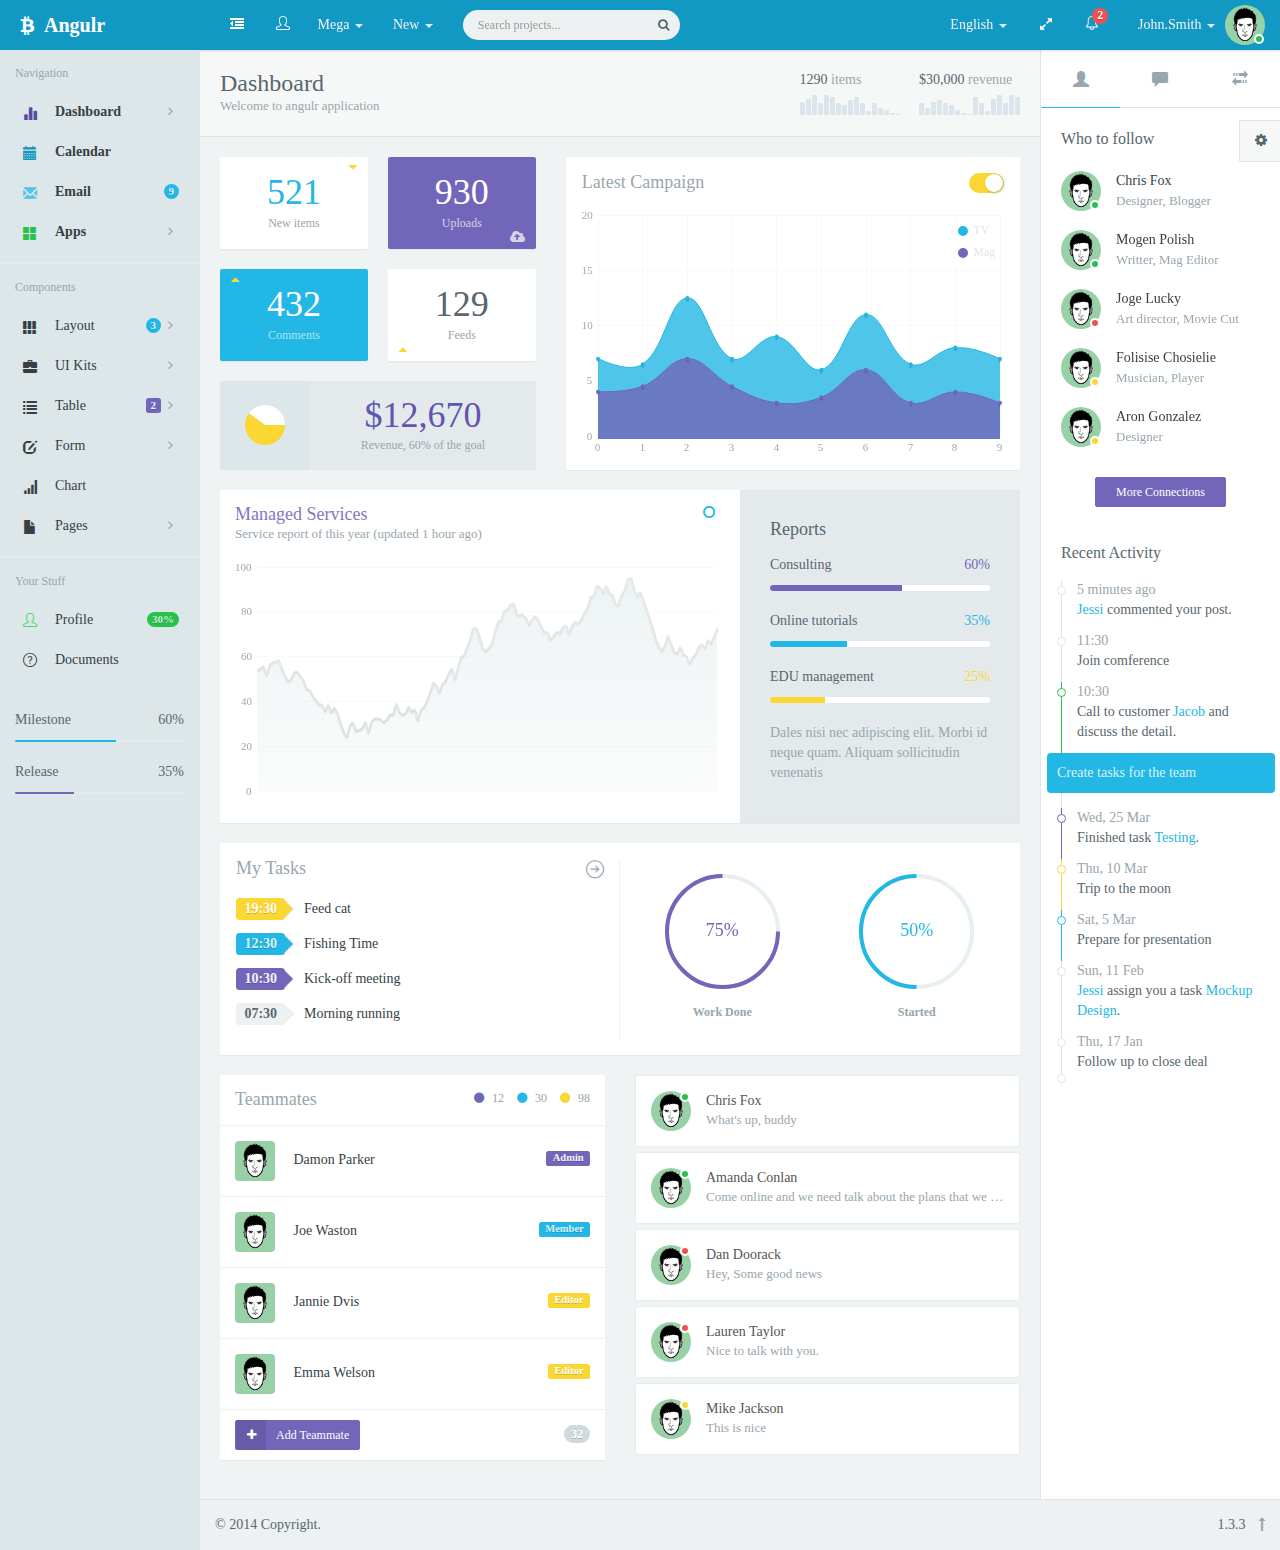
<file: contents/angular/index.html>
<!DOCTYPE html>
<html lang="en" data-ng-app="app">
<head>
  <meta charset="utf-8" />
  <title>乱码问题Be Angular | Bootstrap Admin Web App with AngularJS</title>
  <meta name="description" content="app, web app, responsive, responsive layout, admin, admin panel, admin dashboard, flat, flat ui, ui kit, AngularJS, ui route, charts, widgets, components" />
  <meta name="viewport" content="width=device-width, initial-scale=1, maximum-scale=1" />
  <link rel="stylesheet" href="css/bootstrap.css" type="text/css" />
  <link rel="stylesheet" href="css/animate.css" type="text/css" />
  <link rel="stylesheet" href="css/font-awesome.min.css" type="text/css" />
  <link rel="stylesheet" href="css/simple-line-icons.css" type="text/css" />
  <link rel="stylesheet" href="css/font.css" type="text/css" />
  <link rel="stylesheet" href="css/app.css" type="text/css" />
</head>
<body ng-controller="AppCtrl">
  <div class="app" id="app" ng-class="{'app-header-fixed':app.settings.headerFixed, 'app-aside-fixed':app.settings.asideFixed, 'app-aside-folded':app.settings.asideFolded, 'app-aside-dock':app.settings.asideDock, 'container':app.settings.container}" ui-view></div>


  <!-- jQuery -->
  <script src="vendor/jquery/jquery.min.js"></script>

  <!-- Angular -->
  <script src="vendor/angular/angular.js"></script>
  
  <script src="vendor/angular/angular-animate/angular-animate.js"></script>
  <script src="vendor/angular/angular-cookies/angular-cookies.js"></script>
  <script src="vendor/angular/angular-resource/angular-resource.js"></script>
  <script src="vendor/angular/angular-sanitize/angular-sanitize.js"></script>
  <script src="vendor/angular/angular-touch/angular-touch.js"></script>
<!-- Vendor -->
  <script src="vendor/angular/angular-ui-router/angular-ui-router.js"></script> 
  <script src="vendor/angular/ngstorage/ngStorage.js"></script>

  <!-- bootstrap -->
  <script src="vendor/angular/angular-bootstrap/ui-bootstrap-tpls.js"></script>
  <!-- lazyload -->
  <script src="vendor/angular/oclazyload/ocLazyLoad.js"></script>
  <!-- translate -->
  <script src="vendor/angular/angular-translate/angular-translate.js"></script>
  <script src="vendor/angular/angular-translate/loader-static-files.js"></script>
  <script src="vendor/angular/angular-translate/storage-cookie.js"></script>
  <script src="vendor/angular/angular-translate/storage-local.js"></script>

  <!-- App -->
  <script src="js/app.js"></script>
  <script src="js/config.js"></script>
  <script src="js/config.lazyload.js"></script>
  <script src="js/config.router.js"></script>
  <script src="js/main.js"></script>
  <script src="js/services/ui-load.js"></script>
  <script src="js/filters/fromNow.js"></script>
  <script src="js/directives/setnganimate.js"></script>
  <script src="js/directives/ui-butterbar.js"></script>
  <script src="js/directives/ui-focus.js"></script>
  <script src="js/directives/ui-fullscreen.js"></script>
  <script src="js/directives/ui-jq.js"></script>
  <script src="js/directives/ui-module.js"></script>
  <script src="js/directives/ui-nav.js"></script>
  <script src="js/directives/ui-scroll.js"></script>
  <script src="js/directives/ui-shift.js"></script>
  <script src="js/directives/ui-toggleclass.js"></script>
  <script src="js/directives/ui-validate.js"></script>
  <script src="js/controllers/bootstrap.js"></script>
  <!-- Lazy loading -->
</body>
</html>
</file>
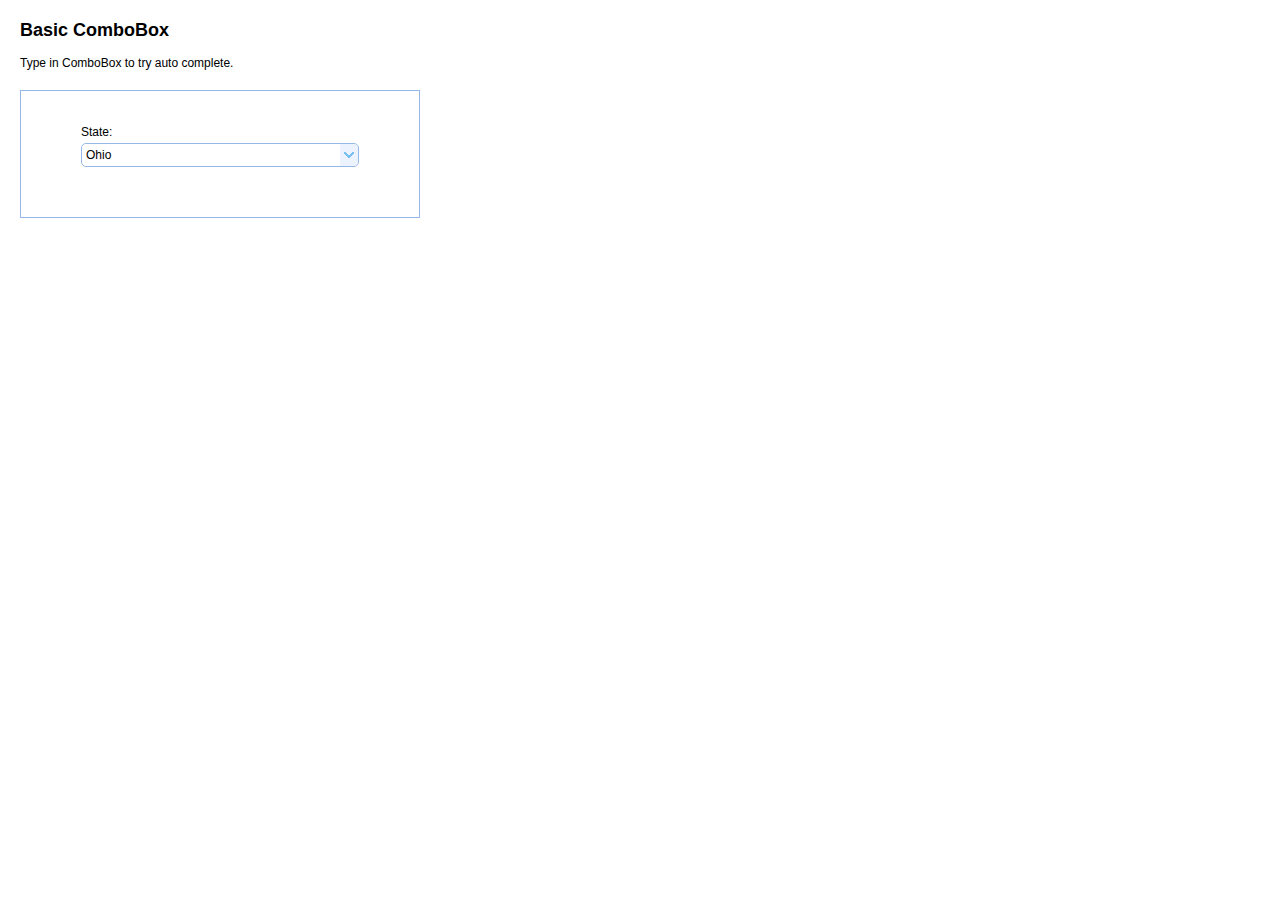
<file: contents/combobox/basic.html>
<!DOCTYPE html>
<html>
<head>
	<meta charset="UTF-8">
	<title>Basic ComboBox - jQuery EasyUI Demo</title>
	<link rel="stylesheet" type="text/css" href="easyui.css">
	<link rel="stylesheet" type="text/css" href="icon.css">
	<link rel="stylesheet" type="text/css" href="demo.css">
	<script type="text/javascript" src="jquery.min.js"></script>
	<script type="text/javascript" src="jquery.easyui.min.js"></script>
</head>
<body>
	<h2>Basic ComboBox</h2>
	<p>Type in ComboBox to try auto complete.</p>
	<div style="margin:20px 0"></div>
	<div class="easyui-panel" style="width:100%;max-width:400px;padding:30px 60px;">
		<div style="margin-bottom:20px">
			<select class="easyui-combobox" name="state" label="State:" labelPosition="top" style="width:100%;">
				<option value="AL">Alabama</option>
				<option value="AK">Alaska</option>
				<option value="AZ">Arizona</option>
				<option value="AR">Arkansas</option>
				<option value="CA">California</option>
				<option value="CO">Colorado</option>
				<option value="CT">Connecticut</option>
				<option value="DE">Delaware</option>
				<option value="FL">Florida</option>
				<option value="GA">Georgia</option>
				<option value="HI">Hawaii</option>
				<option value="ID">Idaho</option>
				<option value="IL">Illinois</option>
				<option value="IN">Indiana</option>
				<option value="IA">Iowa</option>
				<option value="KS">Kansas</option>
				<option value="KY">Kentucky</option>
				<option value="LA">Louisiana</option>
				<option value="ME">Maine</option>
				<option value="MD">Maryland</option>
				<option value="MA">Massachusetts</option>
				<option value="MI">Michigan</option>
				<option value="MN">Minnesota</option>
				<option value="MS">Mississippi</option>
				<option value="MO">Missouri</option>
				<option value="MT">Montana</option>
				<option value="NE">Nebraska</option>
				<option value="NV">Nevada</option>
				<option value="NH">New Hampshire</option>
				<option value="NJ">New Jersey</option>
				<option value="NM">New Mexico</option>
				<option value="NY">New York</option>
				<option value="NC">North Carolina</option>
				<option value="ND">North Dakota</option>
				<option value="OH" selected>Ohio</option>
				<option value="OK">Oklahoma</option>
				<option value="OR">Oregon</option>
				<option value="PA">Pennsylvania</option>
				<option value="RI">Rhode Island</option>
				<option value="SC">South Carolina</option>
				<option value="SD">South Dakota</option>
				<option value="TN">Tennessee</option>
				<option value="TX">Texas</option>
				<option value="UT">Utah</option>
				<option value="VT">Vermont</option>
				<option value="VA">Virginia</option>
				<option value="WA">Washington</option>
				<option value="WV">West Virginia</option>
				<option value="WI">Wisconsin</option>
				<option value="WY">Wyoming</option>
			</select>
		</div>
	</div>
</body>
</html>
</file>
<file: contents/angular/css/simple-line-icons.css>
@font-face {
	font-family: 'Simple-Line-Icons';
	src:url('../fonts/Simple-Line-Icons.eot');
	src:url('../fonts/Simple-Line-Icons.eot?#iefix') format('embedded-opentype'),
		url('../fonts/Simple-Line-Icons.woff') format('woff'),
		url('../fonts/Simple-Line-Icons.ttf') format('truetype'),
		url('../fonts/Simple-Line-Icons.svg#Simple-Line-Icons') format('svg');
	font-weight: normal;
	font-style: normal;
}

/* Use the following CSS code if you want to use data attributes for inserting your icons */
[data-icon]:before {
	font-family: 'Simple-Line-Icons';
	content: attr(data-icon);
	speak: none;
	font-weight: normal;
	font-variant: normal;
	text-transform: none;
	line-height: 1;
	-webkit-font-smoothing: antialiased;
	-moz-osx-font-smoothing: grayscale;
}

/* Use the following CSS code if you want to have a class per icon */
/*
Instead of a list of all class selectors,
you can use the generic selector below, but it's slower:
[class*="icon-"] {
*/
.icon-user-female, .icon-user-follow, .icon-user-following, .icon-user-unfollow, .icon-trophy, .icon-screen-smartphone, .icon-screen-desktop, .icon-plane, .icon-notebook, .icon-moustache, .icon-mouse, .icon-magnet, .icon-energy, .icon-emoticon-smile, .icon-disc, .icon-cursor-move, .icon-crop, .icon-credit-card, .icon-chemistry, .icon-user, .icon-speedometer, .icon-social-youtube, .icon-social-twitter, .icon-social-tumblr, .icon-social-facebook, .icon-social-dropbox, .icon-social-dribbble, .icon-shield, .icon-screen-tablet, .icon-magic-wand, .icon-hourglass, .icon-graduation, .icon-ghost, .icon-game-controller, .icon-fire, .icon-eyeglasses, .icon-envelope-open, .icon-envelope-letter, .icon-bell, .icon-badge, .icon-anchor, .icon-wallet, .icon-vector, .icon-speech, .icon-puzzle, .icon-printer, .icon-present, .icon-playlist, .icon-pin, .icon-picture, .icon-map, .icon-layers, .icon-handbag, .icon-globe-alt, .icon-globe, .icon-frame, .icon-folder-alt, .icon-film, .icon-feed, .icon-earphones-alt, .icon-earphones, .icon-drop, .icon-drawer, .icon-docs, .icon-directions, .icon-direction, .icon-diamond, .icon-cup, .icon-compass, .icon-call-out, .icon-call-in, .icon-call-end, .icon-calculator, .icon-bubbles, .icon-briefcase, .icon-book-open, .icon-basket-loaded, .icon-basket, .icon-bag, .icon-action-undo, .icon-action-redo, .icon-wrench, .icon-umbrella, .icon-trash, .icon-tag, .icon-support, .icon-size-fullscreen, .icon-size-actual, .icon-shuffle, .icon-share-alt, .icon-share, .icon-rocket, .icon-question, .icon-pie-chart, .icon-pencil, .icon-note, .icon-music-tone-alt, .icon-music-tone, .icon-microphone, .icon-loop, .icon-logout, .icon-login, .icon-list, .icon-like, .icon-home, .icon-grid, .icon-graph, .icon-equalizer, .icon-dislike, .icon-cursor, .icon-control-start, .icon-control-rewind, .icon-control-play, .icon-control-pause, .icon-control-forward, .icon-control-end, .icon-calendar, .icon-bulb, .icon-bar-chart, .icon-arrow-up, .icon-arrow-right, .icon-arrow-left, .icon-arrow-down, .icon-ban, .icon-bubble, .icon-camcorder, .icon-camera, .icon-check, .icon-clock, .icon-close, .icon-cloud-download, .icon-cloud-upload, .icon-doc, .icon-envelope, .icon-eye, .icon-flag, .icon-folder, .icon-heart, .icon-info, .icon-key, .icon-link, .icon-lock, .icon-lock-open, .icon-magnifier, .icon-magnifier-add, .icon-magnifier-remove, .icon-paper-clip, .icon-paper-plane, .icon-plus, .icon-pointer, .icon-power, .icon-refresh, .icon-reload, .icon-settings, .icon-star, .icon-symbol-female, .icon-symbol-male, .icon-target, .icon-volume-1, .icon-volume-2, .icon-volume-off, .icon-users {
	font-family: 'Simple-Line-Icons';
	speak: none;
	font-style: normal;
	font-weight: normal;
	font-variant: normal;
	text-transform: none;
	line-height: 1;
	-webkit-font-smoothing: antialiased;
}
.icon-user-female:before {
	content: "\e000";
}
.icon-user-follow:before {
	content: "\e002";
}
.icon-user-following:before {
	content: "\e003";
}
.icon-user-unfollow:before {
	content: "\e004";
}
.icon-trophy:before {
	content: "\e006";
}
.icon-screen-smartphone:before {
	content: "\e010";
}
.icon-screen-desktop:before {
	content: "\e011";
}
.icon-plane:before {
	content: "\e012";
}
.icon-notebook:before {
	content: "\e013";
}
.icon-moustache:before {
	content: "\e014";
}
.icon-mouse:before {
	content: "\e015";
}
.icon-magnet:before {
	content: "\e016";
}
.icon-energy:before {
	content: "\e020";
}
.icon-emoticon-smile:before {
	content: "\e021";
}
.icon-disc:before {
	content: "\e022";
}
.icon-cursor-move:before {
	content: "\e023";
}
.icon-crop:before {
	content: "\e024";
}
.icon-credit-card:before {
	content: "\e025";
}
.icon-chemistry:before {
	content: "\e026";
}
.icon-user:before {
	content: "\e005";
}
.icon-speedometer:before {
	content: "\e007";
}
.icon-social-youtube:before {
	content: "\e008";
}
.icon-social-twitter:before {
	content: "\e009";
}
.icon-social-tumblr:before {
	content: "\e00a";
}
.icon-social-facebook:before {
	content: "\e00b";
}
.icon-social-dropbox:before {
	content: "\e00c";
}
.icon-social-dribbble:before {
	content: "\e00d";
}
.icon-shield:before {
	content: "\e00e";
}
.icon-screen-tablet:before {
	content: "\e00f";
}
.icon-magic-wand:before {
	content: "\e017";
}
.icon-hourglass:before {
	content: "\e018";
}
.icon-graduation:before {
	content: "\e019";
}
.icon-ghost:before {
	content: "\e01a";
}
.icon-game-controller:before {
	content: "\e01b";
}
.icon-fire:before {
	content: "\e01c";
}
.icon-eyeglasses:before {
	content: "\e01d";
}
.icon-envelope-open:before {
	content: "\e01e";
}
.icon-envelope-letter:before {
	content: "\e01f";
}
.icon-bell:before {
	content: "\e027";
}
.icon-badge:before {
	content: "\e028";
}
.icon-anchor:before {
	content: "\e029";
}
.icon-wallet:before {
	content: "\e02a";
}
.icon-vector:before {
	content: "\e02b";
}
.icon-speech:before {
	content: "\e02c";
}
.icon-puzzle:before {
	content: "\e02d";
}
.icon-printer:before {
	content: "\e02e";
}
.icon-present:before {
	content: "\e02f";
}
.icon-playlist:before {
	content: "\e030";
}
.icon-pin:before {
	content: "\e031";
}
.icon-picture:before {
	content: "\e032";
}
.icon-map:before {
	content: "\e033";
}
.icon-layers:before {
	content: "\e034";
}
.icon-handbag:before {
	content: "\e035";
}
.icon-globe-alt:before {
	content: "\e036";
}
.icon-globe:before {
	content: "\e037";
}
.icon-frame:before {
	content: "\e038";
}
.icon-folder-alt:before {
	content: "\e039";
}
.icon-film:before {
	content: "\e03a";
}
.icon-feed:before {
	content: "\e03b";
}
.icon-earphones-alt:before {
	content: "\e03c";
}
.icon-earphones:before {
	content: "\e03d";
}
.icon-drop:before {
	content: "\e03e";
}
.icon-drawer:before {
	content: "\e03f";
}
.icon-docs:before {
	content: "\e040";
}
.icon-directions:before {
	content: "\e041";
}
.icon-direction:before {
	content: "\e042";
}
.icon-diamond:before {
	content: "\e043";
}
.icon-cup:before {
	content: "\e044";
}
.icon-compass:before {
	content: "\e045";
}
.icon-call-out:before {
	content: "\e046";
}
.icon-call-in:before {
	content: "\e047";
}
.icon-call-end:before {
	content: "\e048";
}
.icon-calculator:before {
	content: "\e049";
}
.icon-bubbles:before {
	content: "\e04a";
}
.icon-briefcase:before {
	content: "\e04b";
}
.icon-book-open:before {
	content: "\e04c";
}
.icon-basket-loaded:before {
	content: "\e04d";
}
.icon-basket:before {
	content: "\e04e";
}
.icon-bag:before {
	content: "\e04f";
}
.icon-action-undo:before {
	content: "\e050";
}
.icon-action-redo:before {
	content: "\e051";
}
.icon-wrench:before {
	content: "\e052";
}
.icon-umbrella:before {
	content: "\e053";
}
.icon-trash:before {
	content: "\e054";
}
.icon-tag:before {
	content: "\e055";
}
.icon-support:before {
	content: "\e056";
}
.icon-size-fullscreen:before {
	content: "\e057";
}
.icon-size-actual:before {
	content: "\e058";
}
.icon-shuffle:before {
	content: "\e059";
}
.icon-share-alt:before {
	content: "\e05a";
}
.icon-share:before {
	content: "\e05b";
}
.icon-rocket:before {
	content: "\e05c";
}
.icon-question:before {
	content: "\e05d";
}
.icon-pie-chart:before {
	content: "\e05e";
}
.icon-pencil:before {
	content: "\e05f";
}
.icon-note:before {
	content: "\e060";
}
.icon-music-tone-alt:before {
	content: "\e061";
}
.icon-music-tone:before {
	content: "\e062";
}
.icon-microphone:before {
	content: "\e063";
}
.icon-loop:before {
	content: "\e064";
}
.icon-logout:before {
	content: "\e065";
}
.icon-login:before {
	content: "\e066";
}
.icon-list:before {
	content: "\e067";
}
.icon-like:before {
	content: "\e068";
}
.icon-home:before {
	content: "\e069";
}
.icon-grid:before {
	content: "\e06a";
}
.icon-graph:before {
	content: "\e06b";
}
.icon-equalizer:before {
	content: "\e06c";
}
.icon-dislike:before {
	content: "\e06d";
}
.icon-cursor:before {
	content: "\e06e";
}
.icon-control-start:before {
	content: "\e06f";
}
.icon-control-rewind:before {
	content: "\e070";
}
.icon-control-play:before {
	content: "\e071";
}
.icon-control-pause:before {
	content: "\e072";
}
.icon-control-forward:before {
	content: "\e073";
}
.icon-control-end:before {
	content: "\e074";
}
.icon-calendar:before {
	content: "\e075";
}
.icon-bulb:before {
	content: "\e076";
}
.icon-bar-chart:before {
	content: "\e077";
}
.icon-arrow-up:before {
	content: "\e078";
}
.icon-arrow-right:before {
	content: "\e079";
}
.icon-arrow-left:before {
	content: "\e07a";
}
.icon-arrow-down:before {
	content: "\e07b";
}
.icon-ban:before {
	content: "\e07c";
}
.icon-bubble:before {
	content: "\e07d";
}
.icon-camcorder:before {
	content: "\e07e";
}
.icon-camera:before {
	content: "\e07f";
}
.icon-check:before {
	content: "\e080";
}
.icon-clock:before {
	content: "\e081";
}
.icon-close:before {
	content: "\e082";
}
.icon-cloud-download:before {
	content: "\e083";
}
.icon-cloud-upload:before {
	content: "\e084";
}
.icon-doc:before {
	content: "\e085";
}
.icon-envelope:before {
	content: "\e086";
}
.icon-eye:before {
	content: "\e087";
}
.icon-flag:before {
	content: "\e088";
}
.icon-folder:before {
	content: "\e089";
}
.icon-heart:before {
	content: "\e08a";
}
.icon-info:before {
	content: "\e08b";
}
.icon-key:before {
	content: "\e08c";
}
.icon-link:before {
	content: "\e08d";
}
.icon-lock:before {
	content: "\e08e";
}
.icon-lock-open:before {
	content: "\e08f";
}
.icon-magnifier:before {
	content: "\e090";
}
.icon-magnifier-add:before {
	content: "\e091";
}
.icon-magnifier-remove:before {
	content: "\e092";
}
.icon-paper-clip:before {
	content: "\e093";
}
.icon-paper-plane:before {
	content: "\e094";
}
.icon-plus:before {
	content: "\e095";
}
.icon-pointer:before {
	content: "\e096";
}
.icon-power:before {
	content: "\e097";
}
.icon-refresh:before {
	content: "\e098";
}
.icon-reload:before {
	content: "\e099";
}
.icon-settings:before {
	content: "\e09a";
}
.icon-star:before {
	content: "\e09b";
}
.icon-symbol-female:before {
	content: "\e09c";
}
.icon-symbol-male:before {
	content: "\e09d";
}
.icon-target:before {
	content: "\e09e";
}
.icon-volume-1:before {
	content: "\e09f";
}
.icon-volume-2:before {
	content: "\e0a0";
}
.icon-volume-off:before {
	content: "\e0a1";
}
.icon-users:before {
	content: "\e001";
}
</file>
<file: contents/angular/css/font.css>
@font-face {
  font-family: 'Source Sans Pro';
  font-style: normal;
  font-weight: 300;
  src: local('Source Sans Pro Light'), local('SourceSansPro-Light'), url('../fonts/sourcesanspro/sourcesanspro-light.woff') format('woff');
}
@font-face {
  font-family: 'Source Sans Pro';
  font-style: normal;
  font-weight: 400;
  src: local('Source Sans Pro'), local('SourceSansPro-Regular'), url('../fonts/sourcesanspro/sourcesanspro.woff') format('woff');
}
@font-face {
  font-family: 'Source Sans Pro';
  font-style: normal;
  font-weight: 700;
  src: local('Source Sans Pro Bold'), local('SourceSansPro-Bold'), url('../fonts/sourcesanspro/sourcesanspro-bold.woff') format('woff');
}
</file>
<file: contents/angular/css/app.css>
/* 

*/

html {
  background-color: #f0f3f4;
}

body {
  /* font-family: "Source Sans Pro", "Helvetica Neue", Helvetica, Arial, sans-serif; */
  font-family: "Microsoft YaHei";
  font-size: 14px;
  -webkit-font-smoothing: antialiased;
  line-height: 1.42857143;
  color: #58666e;
  background-color: transparent;
}

*:focus {
  outline: 0 !important;
}

.h1,
.h2,
.h3,
.h4,
.h5,
.h6 {
  margin: 0;
}

a {
  color: #363f44;
  text-decoration: none;
  cursor: pointer;
}

a:hover,
a:focus {
  color: #141719;
  text-decoration: none;
}

label {
  font-weight: normal;
}

small,
.small {
  font-size: 13px;
}

.badge,
.label {
  font-weight: bold;
  text-shadow: 0 1px 0 rgba(0, 0, 0, 0.2);
}

.badge.bg-light,
.label.bg-light {
  text-shadow: none;
}

.badge {
  background-color: #cfdadd;
}

.badge.up {
  position: relative;
  top: -10px;
  padding: 3px 6px;
  margin-left: -10px;
}

.badge-sm {
  padding: 2px 5px !important;
  font-size: 85%;
}

.label-sm {
  padding-top: 0;
  padding-bottom: 1px;
}

.badge-white {
  padding: 2px 6px;
  background-color: transparent;
  border: 1px solid rgba(255, 255, 255, 0.35);
}

.badge-empty {
  color: inherit;
  background-color: transparent;
  border: 1px solid rgba(0, 0, 0, 0.15);
}

blockquote {
  border-color: #dee5e7;
}

.caret-white {
  border-top-color: #fff;
  border-top-color: rgba(255, 255, 255, 0.65);
}

a:hover .caret-white {
  border-top-color: #fff;
}

.thumbnail {
  border-color: #dee5e7;
}

.progress {
  background-color: #edf1f2;
}

.progress-xxs {
  height: 2px;
}

.progress-xs {
  height: 6px;
}

.progress-sm {
  height: 12px;
}

.progress-sm .progress-bar {
  font-size: 10px;
  line-height: 1em;
}

.progress,
.progress-bar {
  -webkit-box-shadow: none;
          box-shadow: none;
}

.progress-bar-primary {
  background-color: #7266ba;
}

.progress-bar-info {
  background-color: #23b7e5;
}

.progress-bar-success {
  background-color: #27c24c;
}

.progress-bar-warning {
  background-color: #fad733;
}

.progress-bar-danger {
  background-color: #f05050;
}

.progress-bar-black {
  background-color: #1c2b36;
}

.progress-bar-white {
  background-color: #fff;
}

.accordion-group,
.accordion-inner {
  border-color: #dee5e7;
  border-radius: 2px;
}

.alert {
  font-size: 13px;
  box-shadow: inset 0 1px 0 rgba(255, 255, 255, 0.2);
}

.alert .close i {
  display: block;
  font-size: 12px;
  font-weight: normal;
}

.form-control {
  border-color: #cfdadd;
  border-radius: 2px;
}

.form-control,
.form-control:focus {
  -webkit-box-shadow: none;
          box-shadow: none;
}

.form-control:focus {
  border-color: #23b7e5;
}

.form-horizontal .control-label.text-left {
  text-align: left;
}

.form-control-spin {
  position: absolute;
  top: 50%;
  right: 10px;
  z-index: 2;
  margin-top: -7px;
}

.input-lg {
  height: 45px;
}

.input-group-addon {
  background-color: #edf1f2;
  border-color: #cfdadd;
}

.list-group {
  border-radius: 2px;
}

.list-group.no-radius .list-group-item {
  border-radius: 0 !important;
}

.list-group.no-borders .list-group-item {
  border: none;
}

.list-group.no-border .list-group-item {
  border-width: 1px 0;
}

.list-group.no-bg .list-group-item {
  background-color: transparent;
}

.list-group-item {
  padding-right: 15px;
  border-color: #e7ecee;
}

a.list-group-item:hover,
a.list-group-item:focus,
a.list-group-item.hover {
  background-color: #f6f8f8;
}

.list-group-item.media {
  margin-top: 0;
}

.list-group-item.active {
  color: #fff;
  background-color: #23b7e5 !important;
  border-color: #23b7e5 !important;
}

.list-group-item.active .text-muted {
  color: #ace4f5 !important;
}

.list-group-item.active a {
  color: #fff;
}

.list-group-item.focus {
  background-color: #e4eaec !important;
}

.list-group-item.select {
  position: relative;
  z-index: 1;
  background-color: #dbeef9 !important;
  border-color: #c5e4f5;
}

.list-group-alt .list-group-item:nth-child(2n+2) {
  background-color: rgba(0, 0, 0, 0.02) !important;
}

.list-group-lg .list-group-item {
  padding-top: 15px;
  padding-bottom: 15px;
}

.list-group-sm .list-group-item {
  padding: 6px 10px;
}

.list-group-sp .list-group-item {
  margin-bottom: 5px;
  border-radius: 3px;
}

.list-group-item > .badge {
  margin-right: 0;
}

.list-group-item > .fa-chevron-right {
  float: right;
  margin-top: 4px;
  margin-right: -5px;
}

.list-group-item > .fa-chevron-right + .badge {
  margin-right: 5px;
}

.nav-pills.no-radius > li > a {
  border-radius: 0;
}

.nav-pills > li.active > a {
  color: #fff !important;
  background-color: #23b7e5;
}

.nav-pills > li.active > a:hover,
.nav-pills > li.active > a:active {
  background-color: #19a9d5;
}

.nav > li > a:hover,
.nav > li > a:focus {
  background-color: #f6f8f8;
}

.nav.nav-lg > li > a {
  padding: 20px 20px;
}

.nav.nav-md > li > a {
  padding: 15px 15px;
}

.nav.nav-sm > li > a {
  padding: 6px 12px;
}

.nav.nav-xs > li > a {
  padding: 4px 10px;
}

.nav.nav-xxs > li > a {
  padding: 1px 10px;
}

.nav.nav-rounded > li > a {
  border-radius: 20px;
}

.nav .open > a,
.nav .open > a:hover,
.nav .open > a:focus {
  background-color: #f6f8f8;
}

.nav-tabs {
  border-color: #dee5e7;
}

.nav-tabs > li > a {
  border-bottom-color: #dee5e7;
  border-radius: 2px 2px 0 0;
}

.nav-tabs > li:hover > a,
.nav-tabs > li.active > a,
.nav-tabs > li.active > a:hover {
  border-color: #dee5e7;
}

.nav-tabs > li.active > a {
  border-bottom-color: #fff !important;
}

.nav-tabs-alt .nav-tabs.nav-justified > li {
  display: table-cell;
  width: 1%;
}

.nav-tabs-alt .nav-tabs > li > a {
  background: transparent !important;
  border-color: transparent !important;
  border-bottom-color: #dee5e7 !important;
  border-radius: 0;
}

.nav-tabs-alt .nav-tabs > li.active > a {
  border-bottom-color: #23b7e5 !important;
}

.tab-container {
  margin-bottom: 15px;
}

.tab-container .tab-content {
  padding: 15px;
  background-color: #fff;
  border: 1px solid #dee5e7;
  border-top-width: 0;
  border-radius: 0 0 2px 2px;
}

.pagination > li > a {
  border-color: #dee5e7;
}

.pagination > li > a:hover,
.pagination > li > a:focus {
  background-color: #edf1f2;
  border-color: #dee5e7;
}

.panel {
  border-radius: 2px;
}

.panel .accordion-toggle {
  display: block;
  font-size: 14px;
  cursor: pointer;
}

.panel .list-group-item {
  border-color: #edf1f2;
}

.panel.no-borders {
  border-width: 0;
}

.panel.no-borders .panel-heading,
.panel.no-borders .panel-footer {
  border-width: 0;
}

.panel-heading {
  border-radius: 2px 2px 0 0;
}

.panel-default .panel-heading {
  background-color: #f6f8f8;
}

.panel-heading.no-border {
  margin: -1px -1px 0 -1px;
  border: none;
}

.panel-heading .nav {
  margin: -10px -15px;
}

.panel-heading .list-group {
  background: transparent;
}

.panel-footer {
  background-color: #ffffff;
  border-color: #edf1f2;
  border-radius: 0 0 2px 2px;
}

.panel-default {
  border-color: #dee5e7;
}

.panel-default > .panel-heading,
.panel-default > .panel-footer {
  border-color: #edf1f2;
}

.panel-group .panel-heading + .panel-collapse .panel-body {
  border-top: 1px solid #eaedef;
}

.table > tbody > tr > td,
.table > tfoot > tr > td {
  padding: 8px 15px;
  border-top: 1px solid #eaeff0;
}

.table > thead > tr > th {
  padding: 8px 15px;
  border-bottom: 1px solid #eaeff0;
}

.table-bordered {
  border-color: #eaeff0;
}

.table-bordered > tbody > tr > td {
  border-color: #eaeff0;
}

.table-bordered > thead > tr > th {
  border-color: #eaeff0;
}

.table-striped > tbody > tr:nth-child(odd) > td,
.table-striped > tbody > tr:nth-child(odd) > th {
  background-color: #fafbfc;
}

.table-striped > thead > th {
  background-color: #fafbfc;
  border-right: 1px solid #eaeff0;
}

.table-striped > thead > th:last-child {
  border-right: none;
}

.well,
pre {
  background-color: #edf1f2;
  border-color: #dee5e7;
}

.dropdown-menu {
  border: 1px solid #dee5e7;
  border: 1px solid rgba(0, 0, 0, 0.1);
  border-radius: 2px;
  -webkit-box-shadow: 0 2px 6px rgba(0, 0, 0, 0.1);
          box-shadow: 0 2px 6px rgba(0, 0, 0, 0.1);
}

.dropdown-menu.pull-left {
  left: 100%;
}

.dropdown-menu > .panel {
  margin: -5px 0;
  border: none;
}

.dropdown-menu > li > a {
  padding: 5px 15px;
}

.dropdown-menu > li > a:hover,
.dropdown-menu > li > a:focus,
.dropdown-menu > .active > a,
.dropdown-menu > .active > a:hover,
.dropdown-menu > .active > a:focus {
  color: #141719;
  background-color: #edf1f2 !important;
  background-image: none;
  filter: none;
}

.dropdown-header {
  padding: 5px 15px;
}

.dropdown-submenu {
  position: relative;
}

.dropdown-submenu:hover > a,
.dropdown-submenu:focus > a {
  color: #58666e;
  background-color: #edf1f2 !important;
}

.dropdown-submenu:hover > .dropdown-menu,
.dropdown-submenu:focus > .dropdown-menu {
  display: block;
}

.dropdown-submenu.pull-left {
  float: none !important;
}

.dropdown-submenu.pull-left > .dropdown-menu {
  left: -100%;
  margin-left: 10px;
}

.dropdown-submenu .dropdown-menu {
  top: 0;
  left: 100%;
  margin-top: -6px;
  margin-left: -1px;
}

.dropup .dropdown-submenu > .dropdown-menu {
  top: auto;
  bottom: 0;
}

.btn-group > .btn {
  margin-left: -1px;
}

/*cols*/

.col-lg-2-4 {
  position: relative;
  min-height: 1px;
  padding-right: 15px;
  padding-left: 15px;
}

.col-0 {
  clear: left;
}

.row.no-gutter {
  margin-right: 0;
  margin-left: 0;
}

.no-gutter [class*="col"] {
  padding: 0;
}

.row-sm {
  margin-right: -10px;
  margin-left: -10px;
}

.row-sm > div {
  padding-right: 10px;
  padding-left: 10px;
}

.modal-backdrop {
  background-color: #3a3f51;
}

.modal-backdrop.in {
  opacity: 0.8;
  filter: alpha(opacity=80);
}

.modal-over {
  position: fixed;
  top: 0;
  right: 0;
  bottom: 0;
  left: 0;
}

.modal-center {
  position: absolute;
  top: 50%;
  left: 50%;
}

/*layout*/

html,
body {
  width: 100%;
  height: 100%;
}

body {
  overflow-x: hidden;
}

.app {
  position: relative;
  width: 100%;
  height: auto;
  min-height: 100%;
}

.app:before {
  position: absolute;
  top: 0;
  bottom: 0;
  z-index: -1;
  display: block;
  width: inherit;
  background-color: #f0f3f4;
  border: inherit;
  content: "";
}

.app-header-fixed {
  padding-top: 50px;
}

.app-header-fixed .app-header {
  position: fixed;
  top: 0;
  width: 100%;
}

.app-header {
  z-index: 1025;
  border-radius: 0;
}

.app-aside {
  float: left;
}

.app-aside:before {
  position: absolute;
  top: 0;
  bottom: 0;
  z-index: -1;
  width: inherit;
  background-color: inherit;
  border: inherit;
  content: "";
}

.app-aside-footer {
  position: absolute;
  bottom: 0;
  z-index: 1000;
  width: 100%;
  max-width: 200px;
}

.app-aside-folded .app-aside-footer {
  max-width: 60px;
}

.app-aside-footer ~ div {
  padding-bottom: 50px;
}

.app-aside-right {
  padding-bottom: 50px;
}

.app-content {
  height: 100%;
}

.app-content:before,
.app-content:after {
  display: table;
  content: " ";
}

.app-content:after {
  clear: both;
}

.app-content-full {
  position: absolute;
  top: 50px;
  bottom: 50px;
  width: auto !important;
  height: auto;
  padding: 0 !important;
  overflow-y: auto;
  -webkit-overflow-scrolling: touch;
}

.app-content-full.h-full {
  bottom: 0;
  height: auto;
}

.app-content-body {
  float: left;
  width: 100%;
  padding-bottom: 50px;
}

.app-footer {
  position: absolute;
  right: 0;
  bottom: 0;
  left: 0;
  z-index: 1005;
}

.app-footer.app-footer-fixed {
  position: fixed;
}

.hbox {
  display: table;
  width: 100%;
  height: 100%;
  border-spacing: 0;
  table-layout: fixed;
}

.hbox .col {
  display: table-cell;
  float: none;
  height: 100%;
  vertical-align: top;
}

.v-middle {
  vertical-align: middle !important;
}

.v-top {
  vertical-align: top !important;
}

.v-bottom {
  vertical-align: bottom !important;
}

.vbox {
  position: relative;
  display: table;
  width: 100%;
  height: 100%;
  min-height: 240px;
  border-spacing: 0;
}

.vbox .row-row {
  display: table-row;
  height: 100%;
}

.vbox .row-row .cell {
  position: relative;
  width: 100%;
  height: 100%;
  overflow: auto;
  -webkit-overflow-scrolling: touch;
}

.ie .vbox .row-row .cell {
  display: table-cell;
}

.vbox .row-row .cell .cell-inner {
  position: absolute;
  top: 0;
  right: 0;
  bottom: 0;
  left: 0;
}

.navbar {
  margin: 0;
  border-width: 0;
  border-radius: 0;
}

.navbar .navbar-form-sm {
  margin-top: 10px;
  margin-bottom: 10px;
}

.navbar-md {
  min-height: 60px;
}

.navbar-md .navbar-btn {
  margin-top: 13px;
}

.navbar-md .navbar-form {
  margin-top: 15px;
}

.navbar-md .navbar-nav > li > a {
  padding-top: 20px;
  padding-bottom: 20px;
}

.navbar-md .navbar-brand {
  line-height: 60px;
}

.navbar-header > button {
  padding: 10px 17px;
  font-size: 16px;
  line-height: 30px;
  text-decoration: none;
  background-color: transparent;
  border: none;
}

.navbar-brand {
  display: inline-block;
  float: none;
  height: auto;
  padding: 0 20px;
  font-size: 20px;
  font-weight: 700;
  line-height: 50px;
  text-align: center;
}

.navbar-brand:hover {
  text-decoration: none;
}

.navbar-brand img {
  max-height: 20px;
  margin-top: -4px;
  vertical-align: middle;
}

@media (min-width: 768px) {
  .app-aside,
  .navbar-header {
    width: 200px;
  }
  .navbar-collapse,
  .app-content,
  .app-footer {
    margin-left: 200px;
  }
  .app-aside-right {
    position: absolute;
    top: 50px;
    right: 0;
    bottom: 0;
    z-index: 1000;
  }
  .app-aside-right.pos-fix {
    z-index: 1010;
  }
  .visible-folded {
    display: none;
  }
  .app-aside-folded .hidden-folded {
    display: none !important;
  }
  .app-aside-folded .visible-folded {
    display: inherit;
  }
  .app-aside-folded .text-center-folded {
    text-align: center;
  }
  .app-aside-folded .pull-none-folded {
    float: none !important;
  }
  .app-aside-folded .w-auto-folded {
    width: auto;
  }
  .app-aside-folded .app-aside,
  .app-aside-folded .navbar-header {
    width: 60px;
  }
  .app-aside-folded .navbar-collapse,
  .app-aside-folded .app-content,
  .app-aside-folded .app-footer {
    margin-left: 60px;
  }
  .app-aside-folded .app-header .navbar-brand {
    display: block;
    padding: 0;
  }
  .app-aside-fixed .app-header .navbar-header {
    position: fixed;
  }
  .app-aside-fixed .aside-wrap {
    position: fixed;
    top: 50px;
    bottom: 0;
    left: 0;
    z-index: 1000;
    width: 200px;
    overflow: hidden;
  }
  .app-aside-fixed .aside-wrap .navi-wrap {
    position: relative;
    width: 217px;
    height: 100%;
    overflow-x: hidden;
    overflow-y: scroll;
    -webkit-overflow-scrolling: touch;
  }
  .app-aside-fixed .aside-wrap .navi-wrap::-webkit-scrollbar {
    -webkit-appearance: none;
  }
  .app-aside-fixed .aside-wrap .navi-wrap::-webkit-scrollbar:vertical {
    width: 17px;
  }
  .smart .app-aside-fixed .aside-wrap .navi-wrap {
    width: 200px;
  }
  .app-aside-fixed.app-aside-folded .app-aside {
    position: fixed;
    top: 0;
    bottom: 0;
    z-index: 1010;
  }
  .app-aside-fixed.app-aside-folded .aside-wrap {
    width: 60px;
  }
  .app-aside-fixed.app-aside-folded .aside-wrap .navi-wrap {
    width: 77px;
  }
  .smart .app-aside-fixed.app-aside-folded .aside-wrap .navi-wrap {
    width: 60px;
  }
  .bg-auto:before {
    position: absolute;
    top: 0;
    bottom: 0;
    z-index: -1;
    width: inherit;
    background-color: inherit;
    border: inherit;
    content: "";
  }
  .bg-auto.b-l:before {
    margin-left: -1px;
  }
  .bg-auto.b-r:before {
    margin-right: -1px;
  }
  .col.show {
    display: table-cell !important;
  }
}

@media (min-width: 768px) and (max-width: 991px) {
  .hbox-auto-sm {
    display: block;
  }
  .hbox-auto-sm > .col {
    display: block;
    width: auto;
    height: auto;
  }
  .hbox-auto-sm > .col.show {
    display: block !important;
  }
}

@media (max-width: 767px) {
  .app-aside {
    float: none;
  }
  .app-content-full {
    width: 100% !important;
  }
  .hbox-auto-xs {
    display: block;
  }
  .hbox-auto-xs > .col {
    display: block;
    width: auto;
    height: auto;
  }
  .navbar-nav {
    margin-top: 0;
    margin-bottom: 0;
  }
  .navbar-nav > li > a {
    box-shadow: 0 -1px 0 rgba(0, 0, 0, 0.1);
  }
  .navbar-nav > li > a .up {
    top: 0;
  }
  .navbar-nav > li > a .avatar {
    width: 30px;
    margin-top: -5px;
  }
  .navbar-nav .open .dropdown-menu {
    background-color: #fff;
  }
  .navbar-form {
    margin-top: 0 !important;
    margin-bottom: 0 !important;
    box-shadow: 0 -1px 0 rgba(0, 0, 0, 0.1);
  }
  .navbar-form .form-group {
    margin-bottom: 0;
  }
}

html {
  /* background: url('../img/bg.jpg'); */
  background-attachment: fixed;
  background-size: cover;
}

.app.container {
  padding-right: 0;
  padding-left: 0;
}

@media (min-width: 768px) {
  .app.container {
    width: 750px;
    -webkit-box-shadow: 0 0 30px rgba(0, 0, 0, 0.3);
            box-shadow: 0 0 30px rgba(0, 0, 0, 0.3);
  }
  .app.container .app-aside {
    overflow-x: hidden;
  }
  .app.container.app-aside-folded .app-aside {
    overflow-x: visible;
  }
  .app.container.app-aside-fixed .aside-wrap {
    left: inherit;
  }
  .app.container.app-aside-fixed.app-aside-folded .app-aside > ul.nav {
    position: absolute;
  }
  .app.container .app-header,
  .app.container .app-aside {
    max-width: 750px;
  }
  .app.container .app-footer-fixed {
    right: auto;
    left: auto;
    width: 100%;
    max-width: 550px;
  }
  .app.container.app-aside-folded .app-footer-fixed {
    max-width: 690px;
  }
  .app.container.app-aside-dock .app-footer-fixed {
    max-width: 750px;
  }
}

@media (min-width: 992px) {
  .app.container {
    width: 970px;
  }
  .app.container .app-header,
  .app.container .app-aside {
    max-width: 970px;
  }
  .app.container .app-footer-fixed {
    max-width: 770px;
  }
  .app.container.app-aside-folded .app-footer-fixed {
    max-width: 910px;
  }
  .app.container.app-aside-dock .app-footer-fixed {
    max-width: 970px;
  }
}

@media (min-width: 1200px) {
  .app.container {
    width: 1170px;
  }
  .app.container .app-header,
  .app.container .app-aside {
    max-width: 1170px;
  }
  .app.container .app-footer-fixed {
    max-width: 970px;
  }
  .app.container.app-aside-folded .app-footer-fixed {
    max-width: 1110px;
  }
  .app.container.app-aside-dock .app-footer-fixed {
    max-width: 1170px;
  }
}

.nav-sub {
  height: 0;
  margin-left: -20px;
  overflow: hidden;
  opacity: 0;
  -webkit-transition: all 0.2s ease-in-out 0s;
          transition: all 0.2s ease-in-out 0s;
}

.active .nav-sub,
.app-aside-folded li:hover .nav-sub,
.app-aside-folded li:focus .nav-sub,
.app-aside-folded li:active .nav-sub {
  height: auto !important;
  margin-left: 0;
  overflow: auto;
  opacity: 1;
}

.nav-sub-header {
  display: none !important;
}

.nav-sub-header a {
  padding: 15px 20px;
}

.navi ul.nav li {
  position: relative;
  display: block;
}

.navi ul.nav li li a {
  padding-left: 55px;
}

.navi ul.nav li a {
  position: relative;
  display: block;
  padding: 10px 20px;
  font-weight: normal;
  text-transform: none;
  -webkit-transition: background-color 0.2s ease-in-out 0s;
          transition: background-color 0.2s ease-in-out 0s;
}

.navi ul.nav li a .badge,
.navi ul.nav li a .label {
  padding: 2px 5px;
  margin-top: 2px;
  font-size: 11px;
}

.navi ul.nav li a > i {
  position: relative;
  float: left;
  width: 40px;
  margin: -10px -10px;
  margin-right: 5px;
  overflow: hidden;
  line-height: 40px;
  text-align: center;
}

.navi ul.nav li a > i:before {
  position: relative;
  z-index: 2;
}

@media (min-width: 768px) {
  .app-aside-folded .nav-sub-header {
    display: block !important;
  }
  .app-aside-folded .nav-sub-header a {
    padding: 15px 20px !important;
  }
  .app-aside-folded .navi > ul > li > a {
    position: relative;
    height: 50px;
    padding: 0;
    text-align: center;
    border: none;
  }
  .app-aside-folded .navi > ul > li > a span {
    display: none;
  }
  .app-aside-folded .navi > ul > li > a span.pull-right {
    display: none !important;
  }
  .app-aside-folded .navi > ul > li > a i {
    display: block;
    float: none;
    width: auto;
    margin: 0;
    font-size: 16px;
    line-height: 50px;
    border: none !important;
  }
  .app-aside-folded .navi > ul > li > a i b {
    left: 0 !important;
  }
  .app-aside-folded .navi > ul > li > a .badge,
  .app-aside-folded .navi > ul > li > a .label {
    position: absolute;
    top: 8px;
    right: 12px;
    z-index: 3;
  }
  .app-aside-folded .navi > ul ul {
    position: absolute;
    top: 0 !important;
    left: 100%;
    z-index: 1050;
    width: 200px;
    height: 0 !important;
    -webkit-box-shadow: 0 2px 6px rgba(0, 0, 0, 0.1);
            box-shadow: 0 2px 6px rgba(0, 0, 0, 0.1);
  }
  .app-aside-folded .navi li li a {
    padding-left: 20px !important;
  }
  .app-aside-folded.app-aside-fixed .app-aside > ul.nav {
    position: fixed;
    left: 80px;
    z-index: 1010;
    display: block;
    width: 260px;
    height: auto;
    overflow: visible;
    overflow-y: auto;
    opacity: 1;
    -webkit-overflow-scrolling: touch;
  }
  .app-aside-folded.app-aside-fixed .app-aside > ul.nav:before {
    position: absolute;
    top: 0;
    left: -60px;
    width: 60px;
    height: 50px;
    content: "";
  }
  .app-aside-folded.app-aside-fixed .app-aside > ul.nav a {
    padding-right: 20px !important;
    padding-left: 20px !important;
  }
}

@media (max-width: 767px) {
  .app {
    overflow-x: hidden;
  }
  .app-content {
    -webkit-transition: -webkit-transform 0.2s ease;
       -moz-transition: -moz-transform 0.2s ease;
         -o-transition: -o-transform 0.2s ease;
            transition: transform 0.2s ease;
  }
  .off-screen {
    position: absolute;
    top: 50px;
    bottom: 0;
    z-index: 1010;
    display: block !important;
    width: 75%;
    overflow-x: hidden;
    overflow-y: auto;
    visibility: visible;
    -webkit-overflow-scrolling: touch;
  }
  .off-screen + * {
    position: absolute;
    top: 0;
    right: 0;
    bottom: 0;
    left: 0;
    z-index: 1015;
    width: 100%;
    padding-top: 50px;
    overflow: hidden;
    background-color: #f0f3f4;
    -webkit-transform: translate3d(75%, 0, 0px);
            transform: translate3d(75%, 0, 0px);
    -webkit-transition: -webkit-transform 0.2s ease;
       -moz-transition: -moz-transform 0.2s ease;
         -o-transition: -o-transform 0.2s ease;
            transition: transform 0.2s ease;
    -webkit-backface-visibility: hidden;
       -moz-backface-visibility: hidden;
            backface-visibility: hidden;
  }
  .off-screen + * .off-screen-toggle {
    position: absolute;
    top: 0;
    right: 0;
    bottom: 0;
    left: 0;
    z-index: 1020;
    display: block !important;
  }
  .off-screen.pull-right {
    right: 0;
  }
  .off-screen.pull-right + * {
    -webkit-transform: translate3d(-75%, 0, 0px);
            transform: translate3d(-75%, 0, 0px);
  }
}

@media (min-width: 992px) {
  .app-aside-dock .app-content,
  .app-aside-dock .app-footer {
    margin-left: 0;
  }
  .app-aside-dock .app-aside-footer ~ div {
    padding-bottom: 0;
  }
  .app-aside-dock.app-aside-fixed.app-header-fixed {
    padding-top: 115px;
  }
  .app-aside-dock.app-aside-fixed .app-aside {
    position: fixed;
    top: 50px;
    z-index: 1000;
    width: 100%;
  }
  .app-aside-dock .app-aside,
  .app-aside-dock .aside-wrap,
  .app-aside-dock .navi-wrap {
    position: relative;
    top: 0;
    float: none;
    width: 100% !important;
    overflow: visible !important;
  }
  .app-aside-dock .app-aside {
    bottom: auto !important;
  }
  .app-aside-dock .app-aside.b-r {
    border-bottom: 1px solid #dee5e7;
    border-right-width: 0;
  }
  .app-aside-dock .app-aside:before {
    display: none;
  }
  .app-aside-dock .app-aside nav > .nav {
    float: left;
  }
  .app-aside-dock .app-aside .hidden-folded,
  .app-aside-dock .app-aside .line,
  .app-aside-dock .app-aside .navi-wrap > div {
    display: none !important;
  }
  .app-aside-dock .app-aside .navi > ul > li {
    position: relative;
    display: inline-block;
    float: left;
  }
  .app-aside-dock .app-aside .navi > ul > li > a {
    height: auto;
    padding: 10px 15px 12px 15px;
    text-align: center;
  }
  .app-aside-dock .app-aside .navi > ul > li > a > .badge,
  .app-aside-dock .app-aside .navi > ul > li > a > .label {
    position: absolute;
    top: 5px;
    right: 8px;
    padding: 1px 4px;
  }
  .app-aside-dock .app-aside .navi > ul > li > a > i {
    display: block;
    float: none;
    width: 40px;
    margin-top: -10px;
    margin-right: auto;
    margin-bottom: -7px;
    margin-left: auto;
    font-size: 14px;
    line-height: 40px;
  }
  .app-aside-dock .app-aside .navi > ul > li > a > span.pull-right {
    position: absolute;
    bottom: 2px;
    left: 50%;
    display: block !important;
    margin-left: -6px;
    line-height: 1;
  }
  .app-aside-dock .app-aside .navi > ul > li > a > span.pull-right i {
    width: 12px;
    font-size: 12px;
    line-height: 12px;
  }
  .app-aside-dock .app-aside .navi > ul > li > a > span.pull-right i.text {
    line-height: 14px;
    -webkit-transform: rotate(90deg);
        -ms-transform: rotate(90deg);
            transform: rotate(90deg);
  }
  .app-aside-dock .app-aside .navi > ul > li > a > span {
    display: block;
    font-weight: normal;
  }
  .app-aside-dock .app-aside .navi > ul > li .nav-sub {
    position: absolute;
    top: auto !important;
    left: 0;
    z-index: 1050;
    display: none;
    width: 200px;
    height: auto !important;
    -webkit-box-shadow: 0 2px 6px rgba(0, 0, 0, 0.1);
            box-shadow: 0 2px 6px rgba(0, 0, 0, 0.1);
  }
  .app-aside-dock .app-aside .navi > ul > li .nav-sub-header {
    display: none !important;
  }
  .app-aside-dock .app-aside .navi li li a {
    padding-left: 15px;
  }
  .app-aside-dock .app-aside .navi li:hover .nav-sub,
  .app-aside-dock .app-aside .navi li:focus .nav-sub,
  .app-aside-dock .app-aside .navi li:active .nav-sub {
    display: block;
    height: auto !important;
    margin-left: 0;
    overflow: auto;
    opacity: 1;
  }
}

.arrow {
  z-index: 10;
  border-width: 9px;
}

.arrow,
.arrow:after {
  position: absolute;
  display: block;
  width: 0;
  height: 0;
  border-color: transparent;
  border-style: solid;
}

.arrow:after {
  border-width: 8px;
  content: "";
}

.arrow.top {
  top: -9px;
  left: 50%;
  margin-left: -9px;
  border-bottom-color: rgba(0, 0, 0, 0.1);
  border-top-width: 0;
}

.arrow.top:after {
  top: 1px;
  margin-left: -8px;
  border-bottom-color: #ffffff;
  border-top-width: 0;
}

.arrow.top.arrow-primary:after {
  border-bottom-color: #7266ba;
}

.arrow.top.arrow-info:after {
  border-bottom-color: #23b7e5;
}

.arrow.top.arrow-success:after {
  border-bottom-color: #27c24c;
}

.arrow.top.arrow-danger:after {
  border-bottom-color: #f05050;
}

.arrow.top.arrow-warning:after {
  border-bottom-color: #fad733;
}

.arrow.top.arrow-light:after {
  border-bottom-color: #edf1f2;
}

.arrow.top.arrow-dark:after {
  border-bottom-color: #3a3f51;
}

.arrow.top.arrow-black:after {
  border-bottom-color: #1c2b36;
}

.arrow.right {
  top: 50%;
  right: -9px;
  margin-top: -9px;
  border-left-color: rgba(0, 0, 0, 0.1);
  border-right-width: 0;
}

.arrow.right:after {
  right: 1px;
  bottom: -8px;
  border-left-color: #ffffff;
  border-right-width: 0;
}

.arrow.right.arrow-primary:after {
  border-left-color: #7266ba;
}

.arrow.right.arrow-info:after {
  border-left-color: #23b7e5;
}

.arrow.right.arrow-success:after {
  border-left-color: #27c24c;
}

.arrow.right.arrow-danger:after {
  border-left-color: #f05050;
}

.arrow.right.arrow-warning:after {
  border-left-color: #fad733;
}

.arrow.right.arrow-light:after {
  border-left-color: #edf1f2;
}

.arrow.right.arrow-dark:after {
  border-left-color: #3a3f51;
}

.arrow.right.arrow-black:after {
  border-left-color: #1c2b36;
}

.arrow.bottom {
  bottom: -9px;
  left: 50%;
  margin-left: -9px;
  border-top-color: rgba(0, 0, 0, 0.1);
  border-bottom-width: 0;
}

.arrow.bottom:after {
  bottom: 1px;
  margin-left: -8px;
  border-top-color: #ffffff;
  border-bottom-width: 0;
}

.arrow.bottom.arrow-primary:after {
  border-top-color: #7266ba;
}

.arrow.bottom.arrow-info:after {
  border-top-color: #23b7e5;
}

.arrow.bottom.arrow-success:after {
  border-top-color: #27c24c;
}

.arrow.bottom.arrow-danger:after {
  border-top-color: #f05050;
}

.arrow.bottom.arrow-warning:after {
  border-top-color: #fad733;
}

.arrow.bottom.arrow-light:after {
  border-top-color: #edf1f2;
}

.arrow.bottom.arrow-dark:after {
  border-top-color: #3a3f51;
}

.arrow.bottom.arrow-black:after {
  border-top-color: #1c2b36;
}

.arrow.left {
  top: 50%;
  left: -9px;
  margin-top: -9px;
  border-right-color: rgba(0, 0, 0, 0.1);
  border-left-width: 0;
}

.arrow.left:after {
  bottom: -8px;
  left: 1px;
  border-right-color: #ffffff;
  border-left-width: 0;
}

.arrow.left.arrow-primary:after {
  border-right-color: #7266ba;
}

.arrow.left.arrow-info:after {
  border-right-color: #23b7e5;
}

.arrow.left.arrow-success:after {
  border-right-color: #27c24c;
}

.arrow.left.arrow-danger:after {
  border-right-color: #f05050;
}

.arrow.left.arrow-warning:after {
  border-right-color: #fad733;
}

.arrow.left.arrow-light:after {
  border-right-color: #edf1f2;
}

.arrow.left.arrow-dark:after {
  border-right-color: #3a3f51;
}

.arrow.left.arrow-black:after {
  border-right-color: #1c2b36;
}

.arrow.pull-left {
  left: 19px;
}

.arrow.pull-right {
  right: 19px;
  left: auto;
}

.arrow.pull-up {
  top: 19px;
}

.arrow.pull-down {
  top: auto;
  bottom: 19px;
}

.btn {
  font-weight: 500;
  border-radius: 2px;
  outline: 0!important;
}

.btn-link {
  color: #58666e;
}

.btn-link.active {
  box-shadow: none;
  webkit-box-shadow: none;
}

.btn-default {
  color: #58666e !important;
  background-color: #fcfdfd;
  background-color: #fff;
  border-color: #dee5e7;
  border-bottom-color: #d8e1e3;
  -webkit-box-shadow: 0 1px 1px rgba(90, 90, 90, 0.1);
          box-shadow: 0 1px 1px rgba(90, 90, 90, 0.1);
}

.btn-default:hover,
.btn-default:focus,
.btn-default:active,
.btn-default.active,
.open .dropdown-toggle.btn-default {
  color: #58666e !important;
  background-color: #edf1f2;
  border-color: #c7d3d6;
}

.btn-default:active,
.btn-default.active,
.open .dropdown-toggle.btn-default {
  background-image: none;
}

.btn-default.disabled,
.btn-default[disabled],
fieldset[disabled] .btn-default,
.btn-default.disabled:hover,
.btn-default[disabled]:hover,
fieldset[disabled] .btn-default:hover,
.btn-default.disabled:focus,
.btn-default[disabled]:focus,
fieldset[disabled] .btn-default:focus,
.btn-default.disabled:active,
.btn-default[disabled]:active,
fieldset[disabled] .btn-default:active,
.btn-default.disabled.active,
.btn-default[disabled].active,
fieldset[disabled] .btn-default.active {
  background-color: #fcfdfd;
  border-color: #dee5e7;
}

.btn-default.btn-bg {
  border-color: rgba(0, 0, 0, 0.1);
  background-clip: padding-box;
}

.btn-primary {
  color: #ffffff !important;
  background-color: #7266ba;
  border-color: #7266ba;
}

.btn-primary:hover,
.btn-primary:focus,
.btn-primary:active,
.btn-primary.active,
.open .dropdown-toggle.btn-primary {
  color: #ffffff !important;
  background-color: #6254b2;
  border-color: #5a4daa;
}

.btn-primary:active,
.btn-primary.active,
.open .dropdown-toggle.btn-primary {
  background-image: none;
}

.btn-primary.disabled,
.btn-primary[disabled],
fieldset[disabled] .btn-primary,
.btn-primary.disabled:hover,
.btn-primary[disabled]:hover,
fieldset[disabled] .btn-primary:hover,
.btn-primary.disabled:focus,
.btn-primary[disabled]:focus,
fieldset[disabled] .btn-primary:focus,
.btn-primary.disabled:active,
.btn-primary[disabled]:active,
fieldset[disabled] .btn-primary:active,
.btn-primary.disabled.active,
.btn-primary[disabled].active,
fieldset[disabled] .btn-primary.active {
  background-color: #7266ba;
  border-color: #7266ba;
}

.btn-success {
  color: #ffffff !important;
  background-color: #27c24c;
  border-color: #27c24c;
}

.btn-success:hover,
.btn-success:focus,
.btn-success:active,
.btn-success.active,
.open .dropdown-toggle.btn-success {
  color: #ffffff !important;
  background-color: #23ad44;
  border-color: #20a03f;
}

.btn-success:active,
.btn-success.active,
.open .dropdown-toggle.btn-success {
  background-image: none;
}

.btn-success.disabled,
.btn-success[disabled],
fieldset[disabled] .btn-success,
.btn-success.disabled:hover,
.btn-success[disabled]:hover,
fieldset[disabled] .btn-success:hover,
.btn-success.disabled:focus,
.btn-success[disabled]:focus,
fieldset[disabled] .btn-success:focus,
.btn-success.disabled:active,
.btn-success[disabled]:active,
fieldset[disabled] .btn-success:active,
.btn-success.disabled.active,
.btn-success[disabled].active,
fieldset[disabled] .btn-success.active {
  background-color: #27c24c;
  border-color: #27c24c;
}

.btn-info {
  color: #ffffff !important;
  background-color: #23b7e5;
  border-color: #23b7e5;
}

.btn-info:hover,
.btn-info:focus,
.btn-info:active,
.btn-info.active,
.open .dropdown-toggle.btn-info {
  color: #ffffff !important;
  background-color: #19a9d5;
  border-color: #189ec8;
}

.btn-info:active,
.btn-info.active,
.open .dropdown-toggle.btn-info {
  background-image: none;
}

.btn-info.disabled,
.btn-info[disabled],
fieldset[disabled] .btn-info,
.btn-info.disabled:hover,
.btn-info[disabled]:hover,
fieldset[disabled] .btn-info:hover,
.btn-info.disabled:focus,
.btn-info[disabled]:focus,
fieldset[disabled] .btn-info:focus,
.btn-info.disabled:active,
.btn-info[disabled]:active,
fieldset[disabled] .btn-info:active,
.btn-info.disabled.active,
.btn-info[disabled].active,
fieldset[disabled] .btn-info.active {
  background-color: #23b7e5;
  border-color: #23b7e5;
}

.btn-warning {
  color: #ffffff !important;
  background-color: #fad733;
  border-color: #fad733;
}

.btn-warning:hover,
.btn-warning:focus,
.btn-warning:active,
.btn-warning.active,
.open .dropdown-toggle.btn-warning {
  color: #ffffff !important;
  background-color: #f9d21a;
  border-color: #f9cf0b;
}

.btn-warning:active,
.btn-warning.active,
.open .dropdown-toggle.btn-warning {
  background-image: none;
}

.btn-warning.disabled,
.btn-warning[disabled],
fieldset[disabled] .btn-warning,
.btn-warning.disabled:hover,
.btn-warning[disabled]:hover,
fieldset[disabled] .btn-warning:hover,
.btn-warning.disabled:focus,
.btn-warning[disabled]:focus,
fieldset[disabled] .btn-warning:focus,
.btn-warning.disabled:active,
.btn-warning[disabled]:active,
fieldset[disabled] .btn-warning:active,
.btn-warning.disabled.active,
.btn-warning[disabled].active,
fieldset[disabled] .btn-warning.active {
  background-color: #fad733;
  border-color: #fad733;
}

.btn-danger {
  color: #ffffff !important;
  background-color: #f05050;
  border-color: #f05050;
}

.btn-danger:hover,
.btn-danger:focus,
.btn-danger:active,
.btn-danger.active,
.open .dropdown-toggle.btn-danger {
  color: #ffffff !important;
  background-color: #ee3939;
  border-color: #ed2a2a;
}

.btn-danger:active,
.btn-danger.active,
.open .dropdown-toggle.btn-danger {
  background-image: none;
}

.btn-danger.disabled,
.btn-danger[disabled],
fieldset[disabled] .btn-danger,
.btn-danger.disabled:hover,
.btn-danger[disabled]:hover,
fieldset[disabled] .btn-danger:hover,
.btn-danger.disabled:focus,
.btn-danger[disabled]:focus,
fieldset[disabled] .btn-danger:focus,
.btn-danger.disabled:active,
.btn-danger[disabled]:active,
fieldset[disabled] .btn-danger:active,
.btn-danger.disabled.active,
.btn-danger[disabled].active,
fieldset[disabled] .btn-danger.active {
  background-color: #f05050;
  border-color: #f05050;
}

.btn-dark {
  color: #ffffff !important;
  background-color: #3a3f51;
  border-color: #3a3f51;
}

.btn-dark:hover,
.btn-dark:focus,
.btn-dark:active,
.btn-dark.active,
.open .dropdown-toggle.btn-dark {
  color: #ffffff !important;
  background-color: #2f3342;
  border-color: #292d39;
}

.btn-dark:active,
.btn-dark.active,
.open .dropdown-toggle.btn-dark {
  background-image: none;
}

.btn-dark.disabled,
.btn-dark[disabled],
fieldset[disabled] .btn-dark,
.btn-dark.disabled:hover,
.btn-dark[disabled]:hover,
fieldset[disabled] .btn-dark:hover,
.btn-dark.disabled:focus,
.btn-dark[disabled]:focus,
fieldset[disabled] .btn-dark:focus,
.btn-dark.disabled:active,
.btn-dark[disabled]:active,
fieldset[disabled] .btn-dark:active,
.btn-dark.disabled.active,
.btn-dark[disabled].active,
fieldset[disabled] .btn-dark.active {
  background-color: #3a3f51;
  border-color: #3a3f51;
}

.btn-black {
  color: #ffffff !important;
  background-color: #1c2b36;
  border-color: #1c2b36;
}

.btn-black:hover,
.btn-black:focus,
.btn-black:active,
.btn-black.active,
.open .dropdown-toggle.btn-black {
  color: #ffffff !important;
  background-color: #131e25;
  border-color: #0e161b;
}

.btn-black:active,
.btn-black.active,
.open .dropdown-toggle.btn-black {
  background-image: none;
}

.btn-black.disabled,
.btn-black[disabled],
fieldset[disabled] .btn-black,
.btn-black.disabled:hover,
.btn-black[disabled]:hover,
fieldset[disabled] .btn-black:hover,
.btn-black.disabled:focus,
.btn-black[disabled]:focus,
fieldset[disabled] .btn-black:focus,
.btn-black.disabled:active,
.btn-black[disabled]:active,
fieldset[disabled] .btn-black:active,
.btn-black.disabled.active,
.btn-black[disabled].active,
fieldset[disabled] .btn-black.active {
  background-color: #1c2b36;
  border-color: #1c2b36;
}

.btn-icon {
  width: 34px;
  height: 34px;
  padding: 0 !important;
  text-align: center;
}

.btn-icon i {
  position: relative;
  top: -1px;
  line-height: 34px;
}

.btn-icon.btn-sm {
  width: 30px;
  height: 30px;
}

.btn-icon.btn-sm i {
  line-height: 30px;
}

.btn-icon.btn-lg {
  width: 45px;
  height: 45px;
}

.btn-icon.btn-lg i {
  line-height: 45px;
}

.btn-rounded {
  padding-right: 15px;
  padding-left: 15px;
  border-radius: 50px;
}

.btn-rounded.btn-lg {
  padding-right: 25px;
  padding-left: 25px;
}

.btn > i.pull-left,
.btn > i.pull-right {
  line-height: 1.42857143;
}

.btn-block {
  padding-right: 12px;
  padding-left: 12px;
}

.btn-group-vertical > .btn:first-child:not(:last-child) {
  border-top-right-radius: 2px;
}

.btn-group-vertical > .btn:last-child:not(:first-child) {
  border-bottom-left-radius: 2px;
}

.btn-addon i {
  position: relative;
  float: left;
  width: 34px;
  height: 34px;
  margin: -7px -12px;
  margin-right: 12px;
  line-height: 34px;
  text-align: center;
  background-color: rgba(0, 0, 0, 0.1);
  border-radius: 2px 0 0 2px;
}

.btn-addon i.pull-right {
  margin-right: -12px;
  margin-left: 12px;
  border-radius: 0 2px 2px 0;
}

.btn-addon.btn-sm i {
  width: 30px;
  height: 30px;
  margin: -6px -10px;
  margin-right: 10px;
  line-height: 30px;
}

.btn-addon.btn-sm i.pull-right {
  margin-right: -10px;
  margin-left: 10px;
}

.btn-addon.btn-lg i {
  width: 45px;
  height: 45px;
  margin: -11px -16px;
  margin-right: 16px;
  line-height: 45px;
}

.btn-addon.btn-lg i.pull-right {
  margin-right: -16px;
  margin-left: 16px;
}

.btn-addon.btn-default i {
  background-color: transparent;
  border-right: 1px solid #dee5e7;
}

.btn-groups .btn {
  margin-bottom: 5px;
}

.list-icon i {
  display: inline-block;
  width: 40px;
  margin: 0;
  font-size: 14px;
  text-align: center;
  vertical-align: middle;
  -webkit-transition: font-size 0.2s;
          transition: font-size 0.2s;
}

.list-icon div {
  line-height: 40px;
  white-space: nowrap;
}

.list-icon div:hover i {
  font-size: 26px;
}

.settings {
  position: fixed;
  top: 120px;
  right: -240px;
  z-index: 1050;
  width: 240px;
  -webkit-transition: right 0.2s;
          transition: right 0.2s;
}

.settings.active {
  right: -1px;
}

.settings > .btn {
  position: absolute;
  top: -1px;
  left: -42px;
  padding: 10px 15px;
  background: #f6f8f8 !important;
  border-color: #dee5e7;
  border-right-width: 0;
}

.settings .i-checks span b {
  display: inline-block;
  float: left;
  width: 50%;
  height: 20px;
}

.settings .i-checks span b.header {
  height: 10px;
}

.streamline {
  position: relative;
  border-color: #dee5e7;
}

.streamline .sl-item:after,
.streamline:after {
  position: absolute;
  bottom: 0;
  left: 0;
  width: 9px;
  height: 9px;
  margin-left: -5px;
  background-color: #fff;
  border-color: inherit;
  border-style: solid;
  border-width: 1px;
  border-radius: 10px;
  content: '';
}

.sl-item {
  position: relative;
  padding-bottom: 1px;
  border-color: #dee5e7;
}

.sl-item:before,
.sl-item:after {
  display: table;
  content: " ";
}

.sl-item:after {
  clear: both;
}

.sl-item:after {
  top: 6px;
  bottom: auto;
}

.sl-item.b-l {
  margin-left: -1px;
}

.timeline {
  padding: 0;
  margin: 0;
}

.tl-item {
  display: block;
}

.tl-item:before,
.tl-item:after {
  display: table;
  content: " ";
}

.tl-item:after {
  clear: both;
}

.visible-left {
  display: none;
}

.tl-wrap {
  display: block;
  padding: 15px 0 15px 20px;
  margin-left: 6em;
  border-color: #dee5e7;
  border-style: solid;
  border-width: 0 0 0 4px;
}

.tl-wrap:before,
.tl-wrap:after {
  display: table;
  content: " ";
}

.tl-wrap:after {
  clear: both;
}

.tl-wrap:before {
  position: relative;
  top: 15px;
  float: left;
  width: 10px;
  height: 10px;
  margin-left: -27px;
  background: #edf1f2;
  border-color: inherit;
  border-style: solid;
  border-width: 3px;
  border-radius: 50%;
  content: "";
  box-shadow: 0 0 0 4px #f0f3f4;
}

.tl-wrap:hover:before {
  background: transparent;
  border-color: #fff;
}

.tl-date {
  position: relative;
  top: 10px;
  display: block;
  float: left;
  width: 4.5em;
  margin-left: -7.5em;
  text-align: right;
}

.tl-content {
  position: relative;
  display: inline-block;
  padding-top: 10px;
  padding-bottom: 10px;
}

.tl-content.block {
  display: block;
  width: 100%;
}

.tl-content.panel {
  margin-bottom: 0;
}

.tl-header {
  display: block;
  width: 12em;
  margin-left: 2px;
  text-align: center;
}

.timeline-center .tl-item {
  margin-left: 50%;
}

.timeline-center .tl-item .tl-wrap {
  margin-left: -2px;
}

.timeline-center .tl-header {
  width: auto;
  margin: 0;
}

.timeline-center .tl-left {
  margin-right: 50%;
  margin-left: 0;
}

.timeline-center .tl-left .hidden-left {
  display: none !important;
}

.timeline-center .tl-left .visible-left {
  display: inherit;
}

.timeline-center .tl-left .tl-wrap {
  float: right;
  padding-right: 20px;
  padding-left: 0;
  margin-right: -2px;
  border-right-width: 4px;
  border-left-width: 0;
}

.timeline-center .tl-left .tl-wrap:before {
  float: right;
  margin-right: -27px;
  margin-left: 0;
}

.timeline-center .tl-left .tl-date {
  float: right;
  margin-right: -8.5em;
  margin-left: 0;
  text-align: left;
}

.i-switch {
  position: relative;
  display: inline-block;
  width: 35px;
  height: 20px;
  margin: 0;
  cursor: pointer;
  background-color: #27c24c;
  border-radius: 30px;
}

.i-switch input {
  position: absolute;
  opacity: 0;
  filter: alpha(opacity=0);
}

.i-switch input:checked + i:before {
  top: 50%;
  right: 5px;
  bottom: 50%;
  left: 50%;
  border-width: 0;
  border-radius: 5px;
}

.i-switch input:checked + i:after {
  margin-left: 16px;
}

.i-switch i:before {
  position: absolute;
  top: -1px;
  right: -1px;
  bottom: -1px;
  left: -1px;
  background-color: #fff;
  border: 1px solid #f0f0f0;
  border-radius: 30px;
  content: "";
  -webkit-transition: all 0.2s;
          transition: all 0.2s;
}

.i-switch i:after {
  position: absolute;
  top: 1px;
  bottom: 1px;
  width: 18px;
  background-color: #fff;
  border-radius: 50%;
  content: "";
  -webkit-box-shadow: 1px 1px 3px rgba(0, 0, 0, 0.25);
          box-shadow: 1px 1px 3px rgba(0, 0, 0, 0.25);
  -webkit-transition: margin-left 0.3s;
          transition: margin-left 0.3s;
}

.i-switch-md {
  width: 40px;
  height: 24px;
}

.i-switch-md input:checked + i:after {
  margin-left: 17px;
}

.i-switch-md i:after {
  width: 22px;
}

.i-switch-lg {
  width: 50px;
  height: 30px;
}

.i-switch-lg input:checked + i:after {
  margin-left: 21px;
}

.i-switch-lg i:after {
  width: 28px;
}

.i-checks {
  padding-left: 20px;
  cursor: pointer;
}

.i-checks input {
  position: absolute;
  margin-left: -20px;
  opacity: 0;
}

.i-checks input:checked + i {
  border-color: #23b7e5;
}

.i-checks input:checked + i:before {
  top: 4px;
  left: 4px;
  width: 10px;
  height: 10px;
  background-color: #23b7e5;
}

.i-checks input:checked + span .active {
  display: inherit;
}

.i-checks input[type="radio"] + i,
.i-checks input[type="radio"] + i:before {
  border-radius: 50%;
}

.i-checks input[disabled] + i,
fieldset[disabled] .i-checks input + i {
  border-color: #dee5e7;
}

.i-checks input[disabled] + i:before,
fieldset[disabled] .i-checks input + i:before {
  background-color: #dee5e7;
}

.i-checks > i {
  position: relative;
  display: inline-block;
  width: 20px;
  height: 20px;
  margin-top: -2px;
  margin-right: 4px;
  margin-left: -20px;
  line-height: 1;
  vertical-align: middle;
  background-color: #fff;
  border: 1px solid #cfdadd;
}

.i-checks > i:before {
  position: absolute;
  top: 50%;
  left: 50%;
  width: 0;
  height: 0;
  background-color: transparent;
  content: "";
  -webkit-transition: all 0.2s;
          transition: all 0.2s;
}

.i-checks > span {
  margin-left: -20px;
}

.i-checks > span .active {
  display: none;
}

.i-checks-sm input:checked + i:before {
  top: 3px;
  left: 3px;
  width: 8px;
  height: 8px;
}

.i-checks-sm > i {
  width: 16px;
  height: 16px;
  margin-right: 6px;
  margin-left: -18px;
}

.i-checks-lg input:checked + i:before {
  top: 8px;
  left: 8px;
  width: 12px;
  height: 12px;
}

.i-checks-lg > i {
  width: 30px;
  height: 30px;
}

.datepicker {
  margin: 0 5px;
}

.datepicker .btn-default {
  border-width: 0;
  box-shadow: none;
}

.datepicker .btn[disabled] {
  opacity: 0.4;
}

.datepicker .btn-info .text-info {
  color: #fff !important;
}

/*Charts*/

.jqstooltip {
  padding: 5px 10px !important;
  background-color: rgba(0, 0, 0, 0.8) !important;
  border: solid 1px #000 !important;
  -webkit-border-radius: 3px;
     -moz-border-radius: 3px;
          border-radius: 3px;
  -webkit-box-sizing: content-box;
     -moz-box-sizing: content-box;
          box-sizing: content-box;
}

.easyPieChart {
  position: relative;
  text-align: center;
}

.easyPieChart > div {
  position: relative;
  z-index: 1;
}

.easyPieChart > div .text {
  position: absolute;
  top: 60%;
  width: 100%;
  line-height: 1;
}

.easyPieChart > div img {
  margin-top: -4px;
}

.easyPieChart canvas {
  position: absolute;
  top: 0;
  left: 0;
  z-index: 0;
}

#flotTip {
  z-index: 100;
  padding: 4px 10px;
  font-size: 12px;
  color: #fff;
  background-color: rgba(0, 0, 0, 0.8);
  border: solid 1px #000 !important;
  -webkit-border-radius: 3px;
     -moz-border-radius: 3px;
          border-radius: 3px;
}

.legendColorBox > div {
  margin: 5px;
  border: none !important;
}

.legendColorBox > div > div {
  border-radius: 10px;
}

.sortable-placeholder {
  min-height: 50px;
  margin-bottom: 5px;
  list-style: none;
  border: 1px dashed #CCC;
}

.item {
  position: relative;
}

.item .top {
  position: absolute;
  top: 0;
  left: 0;
}

.item .bottom {
  position: absolute;
  bottom: 0;
  left: 0;
}

.item .center {
  position: absolute;
  top: 50%;
}

.item-overlay {
  position: absolute;
  top: 0;
  right: 0;
  bottom: 0;
  left: 0;
  display: none;
}

.item-overlay.active,
.item:hover .item-overlay {
  display: block;
}

.form-validation .form-control.ng-dirty.ng-invalid {
  border-color: #f05050;
}

.form-validation .form-control.ng-dirty.ng-valid,
.form-validation .form-control.ng-dirty.ng-valid:focus {
  border-color: #27c24c;
}

.form-validation .i-checks .ng-invalid.ng-dirty + i {
  border-color: #f05050;
}

.ng-animate .bg-auto:before {
  display: none;
}

[ui-view].ng-leave {
  display: none;
}

[ui-view].ng-leave.smooth {
  display: block;
}

.smooth.ng-animate {
  position: absolute;
  width: 100%;
  height: 100%;
  overflow: hidden;
}

.fade-in-right-big.ng-enter {
  -webkit-animation: fadeInRightBig 0.5s;
          animation: fadeInRightBig 0.5s;
}

.fade-in-right-big.ng-leave {
  -webkit-animation: fadeOutLeftBig 0.5s;
          animation: fadeOutLeftBig 0.5s;
}

.fade-in-left-big.ng-enter {
  -webkit-animation: fadeInLeftBig 0.5s;
          animation: fadeInLeftBig 0.5s;
}

.fade-in-left-big.ng-leave {
  -webkit-animation: fadeOutRightBig 0.5s;
          animation: fadeOutRightBig 0.5s;
}

.fade-in-up-big.ng-enter {
  -webkit-animation: fadeInUpBig 0.5s;
          animation: fadeInUpBig 0.5s;
}

.fade-in-up-big.ng-leave {
  -webkit-animation: fadeOutUpBig 0.5s;
          animation: fadeOutUpBig 0.5s;
}

.fade-in-down-big.ng-enter {
  -webkit-animation: fadeInDownBig 0.5s;
          animation: fadeInDownBig 0.5s;
}

.fade-in-down-big.ng-leave {
  -webkit-animation: fadeOutDownBig 0.5s;
          animation: fadeOutDownBig 0.5s;
}

.fade-in.ng-enter {
  -webkit-animation: fadeIn 0.5s;
          animation: fadeIn 0.5s;
}

.fade-in.ng-leave {
  -webkit-animation: fadeOut 0.5s;
          animation: fadeOut 0.5s;
}

.fade-in-right.ng-enter {
  -webkit-animation: fadeInRight 0.5s;
          animation: fadeInRight 0.5s;
}

.fade-in-right.ng-leave {
  -webkit-animation: fadeOutLeft 0.5s;
          animation: fadeOutLeft 0.5s;
}

.fade-in-left.ng-enter {
  -webkit-animation: fadeInLeft 0.5s;
          animation: fadeInLeft 0.5s;
}

.fade-in-left.ng-leave {
  -webkit-animation: fadeOutRight 0.5s;
          animation: fadeOutRight 0.5s;
}

.fade-in-up.ng-enter {
  -webkit-animation: fadeInUp 0.5s;
          animation: fadeInUp 0.5s;
}

.fade-in-up.ng-leave {
  -webkit-animation: fadeOutUp 0.5s;
          animation: fadeOutUp 0.5s;
}

.fade-in-down.ng-enter {
  -webkit-animation: fadeInDown 0.5s;
          animation: fadeInDown 0.5s;
}

.fade-in-down.ng-leave {
  -webkit-animation: fadeOutDown 0.5s;
          animation: fadeOutDown 0.5s;
}

.bg-gd {
  background-image: -webkit-gradient(linear, left 0, left 100%, from(rgba(40, 50, 60, 0)), to(rgba(40, 50, 60, 0.075)));
  background-image: -webkit-linear-gradient(top, rgba(40, 50, 60, 0), 0, rgba(40, 50, 60, 0.075), 100%);
  background-image: -moz-linear-gradient(top, rgba(40, 50, 60, 0) 0, rgba(40, 50, 60, 0.075) 100%);
  background-image: linear-gradient(to bottom, rgba(40, 50, 60, 0) 0, rgba(40, 50, 60, 0.075) 100%);
  background-repeat: repeat-x;
  filter: progid:DXImageTransform.Microsoft.gradient(startColorstr='#0028323c', endColorstr='#1328323c', GradientType=0);
  filter: none;
}

.bg-gd-dk {
  background-image: -webkit-gradient(linear, left 10%, left 100%, from(rgba(40, 50, 60, 0)), to(rgba(40, 50, 60, 0.5)));
  background-image: -webkit-linear-gradient(top, rgba(40, 50, 60, 0), 10%, rgba(40, 50, 60, 0.5), 100%);
  background-image: -moz-linear-gradient(top, rgba(40, 50, 60, 0) 10%, rgba(40, 50, 60, 0.5) 100%);
  background-image: linear-gradient(to bottom, rgba(40, 50, 60, 0) 10%, rgba(40, 50, 60, 0.5) 100%);
  background-repeat: repeat-x;
  filter: progid:DXImageTransform.Microsoft.gradient(startColorstr='#0028323c', endColorstr='#8028323c', GradientType=0);
  filter: none;
}

.bg-light {
  color: #58666e;
  background-color: #edf1f2;
}

.bg-light.lt,
.bg-light .lt {
  background-color: #f3f5f6;
}

.bg-light.lter,
.bg-light .lter {
  background-color: #f6f8f8;
}

.bg-light.dk,
.bg-light .dk {
  background-color: #e4eaec;
}

.bg-light.dker,
.bg-light .dker {
  background-color: #dde6e9;
}

.bg-light.bg,
.bg-light .bg {
  background-color: #edf1f2;
}

.bg-dark {
  color: #a6a8b1;
  background-color: #3a3f51;
}

.bg-dark.lt,
.bg-dark .lt {
  background-color: #474c5e;
}

.bg-dark.lter,
.bg-dark .lter {
  background-color: #54596a;
}

.bg-dark.dk,
.bg-dark .dk {
  background-color: #2e3344;
}

.bg-dark.dker,
.bg-dark .dker {
  background-color: #232735;
}

.bg-dark.bg,
.bg-dark .bg {
  background-color: #3a3f51;
}

.bg-dark a {
  color: #c1c3c9;
}

.bg-dark a:hover {
  color: #ffffff;
}

.bg-dark a.list-group-item:hover,
.bg-dark a.list-group-item:focus {
  background-color: inherit;
}

.bg-dark .nav > li:hover > a,
.bg-dark .nav > li:focus > a,
.bg-dark .nav > li.active > a {
  color: #ffffff;
  background-color: #2e3344;
}

.bg-dark .nav > li > a {
  color: #b4b6bd;
}

.bg-dark .nav > li > a:hover,
.bg-dark .nav > li > a:focus {
  background-color: #32374a;
}

.bg-dark .nav .open > a {
  background-color: #2e3344;
}

.bg-dark .caret {
  border-top-color: #a6a8b1;
  border-bottom-color: #a6a8b1;
}

.bg-dark.navbar .nav > li.active > a {
  color: #ffffff;
  background-color: #2e3344;
}

.bg-dark .open > a,
.bg-dark .open > a:hover,
.bg-dark .open > a:focus {
  color: #ffffff;
}

.bg-dark .text-muted {
  color: #8b8e99 !important;
}

.bg-dark .text-lt {
  color: #eaebed !important;
}

.bg-dark.auto .list-group-item,
.bg-dark .auto .list-group-item {
  background-color: transparent;
  border-color: #2f3342 !important;
}

.bg-dark.auto .list-group-item:hover,
.bg-dark .auto .list-group-item:hover,
.bg-dark.auto .list-group-item:focus,
.bg-dark .auto .list-group-item:focus,
.bg-dark.auto .list-group-item:active,
.bg-dark .auto .list-group-item:active,
.bg-dark.auto .list-group-item.active,
.bg-dark .auto .list-group-item.active {
  background-color: #2e3344 !important;
}

.bg-black {
  color: #7793a7;
  background-color: #1c2b36;
}

.bg-black.lt,
.bg-black .lt {
  background-color: #263845;
}

.bg-black.lter,
.bg-black .lter {
  background-color: #314554;
}

.bg-black.dk,
.bg-black .dk {
  background-color: #131e26;
}

.bg-black.dker,
.bg-black .dker {
  background-color: #0a1015;
}

.bg-black.bg,
.bg-black .bg {
  background-color: #1c2b36;
}

.bg-black a {
  color: #96abbb;
}

.bg-black a:hover {
  color: #ffffff;
}

.bg-black a.list-group-item:hover,
.bg-black a.list-group-item:focus {
  background-color: inherit;
}

.bg-black .nav > li:hover > a,
.bg-black .nav > li:focus > a,
.bg-black .nav > li.active > a {
  color: #ffffff;
  background-color: #131e26;
}

.bg-black .nav > li > a {
  color: #869fb1;
}

.bg-black .nav > li > a:hover,
.bg-black .nav > li > a:focus {
  background-color: #16232d;
}

.bg-black .nav .open > a {
  background-color: #131e26;
}

.bg-black .caret {
  border-top-color: #7793a7;
  border-bottom-color: #7793a7;
}

.bg-black.navbar .nav > li.active > a {
  color: #ffffff;
  background-color: #131e26;
}

.bg-black .open > a,
.bg-black .open > a:hover,
.bg-black .open > a:focus {
  color: #ffffff;
}

.bg-black .text-muted {
  color: #5c798f !important;
}

.bg-black .text-lt {
  color: #c4d0d9 !important;
}

.bg-black.auto .list-group-item,
.bg-black .auto .list-group-item {
  background-color: transparent;
  border-color: #131e25 !important;
}

.bg-black.auto .list-group-item:hover,
.bg-black .auto .list-group-item:hover,
.bg-black.auto .list-group-item:focus,
.bg-black .auto .list-group-item:focus,
.bg-black.auto .list-group-item:active,
.bg-black .auto .list-group-item:active,
.bg-black.auto .list-group-item.active,
.bg-black .auto .list-group-item.active {
  background-color: #131e26 !important;
}

.bg-primary {
  color: #f4f3f9;
  background-color: #7266ba;
}

.bg-primary.lt,
.bg-primary .lt {
  background-color: #847abf;
}

.bg-primary.lter,
.bg-primary .lter {
  background-color: #958dc6;
}

.bg-primary.dk,
.bg-primary .dk {
  background-color: #6051b5;
}

.bg-primary.dker,
.bg-primary .dker {
  background-color: #5244a9;
}

.bg-primary.bg,
.bg-primary .bg {
  background-color: #7266ba;
}

.bg-primary a {
  color: #ffffff;
}

.bg-primary a:hover {
  color: #ffffff;
}

.bg-primary a.list-group-item:hover,
.bg-primary a.list-group-item:focus {
  background-color: inherit;
}

.bg-primary .nav > li:hover > a,
.bg-primary .nav > li:focus > a,
.bg-primary .nav > li.active > a {
  color: #ffffff;
  background-color: #6051b5;
}

.bg-primary .nav > li > a {
  color: #f2f2f2;
}

.bg-primary .nav > li > a:hover,
.bg-primary .nav > li > a:focus {
  background-color: #6658b8;
}

.bg-primary .nav .open > a {
  background-color: #6051b5;
}

.bg-primary .caret {
  border-top-color: #f4f3f9;
  border-bottom-color: #f4f3f9;
}

.bg-primary.navbar .nav > li.active > a {
  color: #ffffff;
  background-color: #6051b5;
}

.bg-primary .open > a,
.bg-primary .open > a:hover,
.bg-primary .open > a:focus {
  color: #ffffff;
}

.bg-primary .text-muted {
  color: #d6d3e6 !important;
}

.bg-primary .text-lt {
  color: #ffffff !important;
}

.bg-primary.auto .list-group-item,
.bg-primary .auto .list-group-item {
  background-color: transparent;
  border-color: #6254b2 !important;
}

.bg-primary.auto .list-group-item:hover,
.bg-primary .auto .list-group-item:hover,
.bg-primary.auto .list-group-item:focus,
.bg-primary .auto .list-group-item:focus,
.bg-primary.auto .list-group-item:active,
.bg-primary .auto .list-group-item:active,
.bg-primary.auto .list-group-item.active,
.bg-primary .auto .list-group-item.active {
  background-color: #6051b5 !important;
}

.bg-success {
  color: #c6efd0;
  background-color: #27c24c;
}

.bg-success.lt,
.bg-success .lt {
  background-color: #31d257;
}

.bg-success.lter,
.bg-success .lter {
  background-color: #48d46a;
}

.bg-success.dk,
.bg-success .dk {
  background-color: #20af42;
}

.bg-success.dker,
.bg-success .dker {
  background-color: #1a9c39;
}

.bg-success.bg,
.bg-success .bg {
  background-color: #27c24c;
}

.bg-success a {
  color: #eefaf1;
}

.bg-success a:hover {
  color: #ffffff;
}

.bg-success a.list-group-item:hover,
.bg-success a.list-group-item:focus {
  background-color: inherit;
}

.bg-success .nav > li:hover > a,
.bg-success .nav > li:focus > a,
.bg-success .nav > li.active > a {
  color: #ffffff;
  background-color: #20af42;
}

.bg-success .nav > li > a {
  color: #daf5e0;
}

.bg-success .nav > li > a:hover,
.bg-success .nav > li > a:focus {
  background-color: #22b846;
}

.bg-success .nav .open > a {
  background-color: #20af42;
}

.bg-success .caret {
  border-top-color: #c6efd0;
  border-bottom-color: #c6efd0;
}

.bg-success.navbar .nav > li.active > a {
  color: #ffffff;
  background-color: #20af42;
}

.bg-success .open > a,
.bg-success .open > a:hover,
.bg-success .open > a:focus {
  color: #ffffff;
}

.bg-success .text-muted {
  color: #9ee4af !important;
}

.bg-success .text-lt {
  color: #ffffff !important;
}

.bg-success.auto .list-group-item,
.bg-success .auto .list-group-item {
  background-color: transparent;
  border-color: #23ad44 !important;
}

.bg-success.auto .list-group-item:hover,
.bg-success .auto .list-group-item:hover,
.bg-success.auto .list-group-item:focus,
.bg-success .auto .list-group-item:focus,
.bg-success.auto .list-group-item:active,
.bg-success .auto .list-group-item:active,
.bg-success.auto .list-group-item.active,
.bg-success .auto .list-group-item.active {
  background-color: #20af42 !important;
}

.bg-info {
  color: #dcf2f8;
  background-color: #23b7e5;
}

.bg-info.lt,
.bg-info .lt {
  background-color: #3dbde5;
}

.bg-info.lter,
.bg-info .lter {
  background-color: #55c3e6;
}

.bg-info.dk,
.bg-info .dk {
  background-color: #16aad8;
}

.bg-info.dker,
.bg-info .dker {
  background-color: #1199c4;
}

.bg-info.bg,
.bg-info .bg {
  background-color: #23b7e5;
}

.bg-info a {
  color: #ffffff;
}

.bg-info a:hover {
  color: #ffffff;
}

.bg-info a.list-group-item:hover,
.bg-info a.list-group-item:focus {
  background-color: inherit;
}

.bg-info .nav > li:hover > a,
.bg-info .nav > li:focus > a,
.bg-info .nav > li.active > a {
  color: #ffffff;
  background-color: #16aad8;
}

.bg-info .nav > li > a {
  color: #f2f2f2;
}

.bg-info .nav > li > a:hover,
.bg-info .nav > li > a:focus {
  background-color: #17b2e2;
}

.bg-info .nav .open > a {
  background-color: #16aad8;
}

.bg-info .caret {
  border-top-color: #dcf2f8;
  border-bottom-color: #dcf2f8;
}

.bg-info.navbar .nav > li.active > a {
  color: #ffffff;
  background-color: #16aad8;
}

.bg-info .open > a,
.bg-info .open > a:hover,
.bg-info .open > a:focus {
  color: #ffffff;
}

.bg-info .text-muted {
  color: #b0e1f1 !important;
}

.bg-info .text-lt {
  color: #ffffff !important;
}

.bg-info.auto .list-group-item,
.bg-info .auto .list-group-item {
  background-color: transparent;
  border-color: #19a9d5 !important;
}

.bg-info.auto .list-group-item:hover,
.bg-info .auto .list-group-item:hover,
.bg-info.auto .list-group-item:focus,
.bg-info .auto .list-group-item:focus,
.bg-info.auto .list-group-item:active,
.bg-info .auto .list-group-item:active,
.bg-info.auto .list-group-item.active,
.bg-info .auto .list-group-item.active {
  background-color: #16aad8 !important;
}

.bg-warning {
  color: #fffefa;
  background-color: #fad733;
}

.bg-warning.lt,
.bg-warning .lt {
  background-color: #f8da4e;
}

.bg-warning.lter,
.bg-warning .lter {
  background-color: #f7de69;
}

.bg-warning.dk,
.bg-warning .dk {
  background-color: #fcd417;
}

.bg-warning.dker,
.bg-warning .dker {
  background-color: #face00;
}

.bg-warning.bg,
.bg-warning .bg {
  background-color: #fad733;
}

.bg-warning a {
  color: #ffffff;
}

.bg-warning a:hover {
  color: #ffffff;
}

.bg-warning a.list-group-item:hover,
.bg-warning a.list-group-item:focus {
  background-color: inherit;
}

.bg-warning .nav > li:hover > a,
.bg-warning .nav > li:focus > a,
.bg-warning .nav > li.active > a {
  color: #ffffff;
  background-color: #fcd417;
}

.bg-warning .nav > li > a {
  color: #f2f2f2;
}

.bg-warning .nav > li > a:hover,
.bg-warning .nav > li > a:focus {
  background-color: #fcd621;
}

.bg-warning .nav .open > a {
  background-color: #fcd417;
}

.bg-warning .caret {
  border-top-color: #fffefa;
  border-bottom-color: #fffefa;
}

.bg-warning.navbar .nav > li.active > a {
  color: #ffffff;
  background-color: #fcd417;
}

.bg-warning .open > a,
.bg-warning .open > a:hover,
.bg-warning .open > a:focus {
  color: #ffffff;
}

.bg-warning .text-muted {
  color: #fbf2cb !important;
}

.bg-warning .text-lt {
  color: #ffffff !important;
}

.bg-warning.auto .list-group-item,
.bg-warning .auto .list-group-item {
  background-color: transparent;
  border-color: #f9d21a !important;
}

.bg-warning.auto .list-group-item:hover,
.bg-warning .auto .list-group-item:hover,
.bg-warning.auto .list-group-item:focus,
.bg-warning .auto .list-group-item:focus,
.bg-warning.auto .list-group-item:active,
.bg-warning .auto .list-group-item:active,
.bg-warning.auto .list-group-item.active,
.bg-warning .auto .list-group-item.active {
  background-color: #fcd417 !important;
}

.bg-danger {
  color: #ffffff;
  background-color: #f05050;
}

.bg-danger.lt,
.bg-danger .lt {
  background-color: #f06a6a;
}

.bg-danger.lter,
.bg-danger .lter {
  background-color: #f18282;
}

.bg-danger.dk,
.bg-danger .dk {
  background-color: #f13636;
}

.bg-danger.dker,
.bg-danger .dker {
  background-color: #f21b1b;
}

.bg-danger.bg,
.bg-danger .bg {
  background-color: #f05050;
}

.bg-danger a {
  color: #ffffff;
}

.bg-danger a:hover {
  color: #ffffff;
}

.bg-danger a.list-group-item:hover,
.bg-danger a.list-group-item:focus {
  background-color: inherit;
}

.bg-danger .nav > li:hover > a,
.bg-danger .nav > li:focus > a,
.bg-danger .nav > li.active > a {
  color: #ffffff;
  background-color: #f13636;
}

.bg-danger .nav > li > a {
  color: #f2f2f2;
}

.bg-danger .nav > li > a:hover,
.bg-danger .nav > li > a:focus {
  background-color: #f13f3f;
}

.bg-danger .nav .open > a {
  background-color: #f13636;
}

.bg-danger .caret {
  border-top-color: #ffffff;
  border-bottom-color: #ffffff;
}

.bg-danger.navbar .nav > li.active > a {
  color: #ffffff;
  background-color: #f13636;
}

.bg-danger .open > a,
.bg-danger .open > a:hover,
.bg-danger .open > a:focus {
  color: #ffffff;
}

.bg-danger .text-muted {
  color: #e6e6e6 !important;
}

.bg-danger .text-lt {
  color: #ffffff !important;
}

.bg-danger.auto .list-group-item,
.bg-danger .auto .list-group-item {
  background-color: transparent;
  border-color: #ee3939 !important;
}

.bg-danger.auto .list-group-item:hover,
.bg-danger .auto .list-group-item:hover,
.bg-danger.auto .list-group-item:focus,
.bg-danger .auto .list-group-item:focus,
.bg-danger.auto .list-group-item:active,
.bg-danger .auto .list-group-item:active,
.bg-danger.auto .list-group-item.active,
.bg-danger .auto .list-group-item.active {
  background-color: #f13636 !important;
}

.bg-white {
  color: #58666e;
  background-color: #fff;
}

.bg-white a {
  color: #363f44;
}

.bg-white a:hover {
  color: #1f2427;
}

.bg-white .text-muted {
  color: #98a6ad !important;
}

.bg-white .lt,
.bg-white .lter,
.bg-white .dk,
.bg-white .dker {
  background-color: #fff;
}

.bg-white-only {
  background-color: #fff;
}

.bg-white-opacity {
  background-color: rgba(255, 255, 255, 0.5);
}

.bg-black-opacity {
  background-color: rgba(32, 43, 54, 0.5);
}

a.bg-light:hover {
  color: #363f44;
}

a.bg-primary:hover {
  background-color: #6254b2;
}

a.text-primary:hover {
  color: #6254b2;
}

.text-primary {
  color: #7266ba;
}

.text-primary-lt {
  color: #8278c2;
}

.text-primary-lter {
  color: #9289ca;
}

.text-primary-dk {
  color: #6254b2;
}

.text-primary-dker {
  color: #564aa3;
}

a.bg-info:hover {
  background-color: #19a9d5;
}

a.text-info:hover {
  color: #19a9d5;
}

.text-info {
  color: #23b7e5;
}

.text-info-lt {
  color: #3abee8;
}

.text-info-lter {
  color: #51c6ea;
}

.text-info-dk {
  color: #19a9d5;
}

.text-info-dker {
  color: #1797be;
}

a.bg-success:hover {
  background-color: #23ad44;
}

a.text-success:hover {
  color: #23ad44;
}

.text-success {
  color: #27c24c;
}

.text-success-lt {
  color: #2ed556;
}

.text-success-lter {
  color: #43d967;
}

.text-success-dk {
  color: #23ad44;
}

.text-success-dker {
  color: #1e983b;
}

a.bg-warning:hover {
  background-color: #f9d21a;
}

a.text-warning:hover {
  color: #f9d21a;
}

.text-warning {
  color: #fad733;
}

.text-warning-lt {
  color: #fbdc4c;
}

.text-warning-lter {
  color: #fbe165;
}

.text-warning-dk {
  color: #f9d21a;
}

.text-warning-dker {
  color: #f4ca06;
}

a.bg-danger:hover {
  background-color: #ee3939;
}

a.text-danger:hover {
  color: #ee3939;
}

.text-danger {
  color: #f05050;
}

.text-danger-lt {
  color: #f26767;
}

.text-danger-lter {
  color: #f47f7f;
}

.text-danger-dk {
  color: #ee3939;
}

.text-danger-dker {
  color: #ec2121;
}

a.bg-dark:hover {
  background-color: #2f3342;
}

a.text-dark:hover {
  color: #2f3342;
}

.text-dark {
  color: #3a3f51;
}

.text-dark-lt {
  color: #454b60;
}

.text-dark-lter {
  color: #4f566f;
}

.text-dark-dk {
  color: #2f3342;
}

.text-dark-dker {
  color: #252833;
}

a.bg-#000000:hover {
  background-color: #131e25;
}

a.text-#000000:hover {
  color: #131e25;
}

.text-#000000 {
  color: #1c2b36;
}

.text-#000000-lt {
  color: #253847;
}

.text-#000000-lter {
  color: #2d4658;
}

.text-#000000-dk {
  color: #131e25;
}

.text-#000000-dker {
  color: #0b1014;
}

.text-white {
  color: #fff;
}

.text-muted {
  color: #98a6ad;
}

.pos-rlt {
  position: relative;
}

.pos-stc {
  position: static !important;
}

.pos-abt {
  position: absolute;
}

.pos-fix {
  position: fixed;
}

.show {
  visibility: visible;
}

.line {
  width: 100%;
  height: 2px;
  margin: 10px 0;
  overflow: hidden;
  font-size: 0;
}

.line-xs {
  margin: 0;
}

.line-lg {
  margin-top: 15px;
  margin-bottom: 15px;
}

.line-dashed {
  background-color: transparent;
  border-style: dashed !important;
  border-width: 0;
}

.no-line {
  border-width: 0;
}

.no-border,
.no-borders {
  border-color: transparent;
  border-width: 0;
}

.no-radius {
  border-radius: 0;
}

.block {
  display: block;
}

.block.hide {
  display: none;
}

.inline {
  display: inline-block !important;
}

.none {
  display: none;
}

.pull-none {
  float: none;
}

.rounded {
  border-radius: 500px;
}

.clear {
  display: block;
  overflow: hidden;
}

.no-bg {
  color: inherit;
  background-color: transparent;
}

.no-select {
  -webkit-user-select: none;
   -khtml-user-select: none;
     -moz-user-select: none;
      -ms-user-select: none;
          user-select: none;
  -webkit-touch-callout: none;
}

.l-h {
  line-height: 1.42857143;
}

.l-h-0x {
  line-height: 0;
}

.l-h-1x {
  line-height: 1.2;
}

.l-h-2x {
  line-height: 2em;
}

.l-s-1x {
  letter-spacing: 1;
}

.l-s-2x {
  letter-spacing: 2;
}

.l-s-3x {
  letter-spacing: 3;
}

.font-normal {
  font-weight: normal;
}

.font-thin {
  font-weight: 300;
}

.font-bold {
  font-weight: 700;
}

.text-3x {
  font-size: 3em;
}

.text-2x {
  font-size: 2em;
}

.text-lg {
  font-size: 18px;
}

.text-md {
  font-size: 16px;
}

.text-base {
  font-size: 14px;
}

.text-sm {
  font-size: 13px;
}

.text-xs {
  font-size: 12px;
}

.text-xxs {
  text-indent: -9999px;
}

.text-ellipsis {
  display: block;
  overflow: hidden;
  text-overflow: ellipsis;
  white-space: nowrap;
}

.text-u-c {
  text-transform: uppercase;
}

.text-l-t {
  text-decoration: line-through;
}

.text-u-l {
  text-decoration: underline;
}

.text-active,
.active > .text,
.active > .auto .text {
  display: none !important;
}

.active > .text-active,
.active > .auto .text-active {
  display: inline-block !important;
}

.box-shadow {
  box-shadow: 0 2px 2px rgba(0, 0, 0, 0.05), 0 1px 0 rgba(0, 0, 0, 0.05);
}

.box-shadow-lg {
  box-shadow: 5px 5px 10px rgba(0, 0, 0, 0.05);
}

.text-shadow {
  font-size: 170px;
  text-shadow: 0 1px 0 #dee5e7, 0 2px 0 #fcfdfd, 0 5px 10px rgba(0, 0, 0, 0.125), 0 10px 20px rgba(0, 0, 0, 0.2);
}

.no-shadow {
  -webkit-box-shadow: none !important;
          box-shadow: none !important;
}

.wrapper-xs {
  padding: 5px;
}

.wrapper-sm {
  padding: 10px;
}

.wrapper {
  padding: 15px;
}

.wrapper-md {
  padding: 20px;
}

.wrapper-lg {
  padding: 30px;
}

.wrapper-xl {
  padding: 50px;
}

.padder-lg {
  padding-right: 30px;
  padding-left: 30px;
}

.padder-md {
  padding-right: 20px;
  padding-left: 20px;
}

.padder {
  padding-right: 15px;
  padding-left: 15px;
}

.padder-v {
  padding-top: 15px;
  padding-bottom: 15px;
}

.no-padder {
  padding: 0 !important;
}

.pull-in {
  margin-right: -15px;
  margin-left: -15px;
}

.pull-out {
  margin: -10px -15px;
}

.b {
  border: 1px solid rgba(0, 0, 0, 0.05);
}

.b-a {
  border: 1px solid #dee5e7;
}

.b-t {
  border-top: 1px solid #dee5e7;
}

.b-r {
  border-right: 1px solid #dee5e7;
}

.b-b {
  border-bottom: 1px solid #dee5e7;
}

.b-l {
  border-left: 1px solid #dee5e7;
}

.b-light {
  border-color: #edf1f2;
}

.b-dark {
  border-color: #3a3f51;
}

.b-black {
  border-color: #3a3f51;
}

.b-primary {
  border-color: #7266ba;
}

.b-success {
  border-color: #27c24c;
}

.b-info {
  border-color: #23b7e5;
}

.b-warning {
  border-color: #fad733;
}

.b-danger {
  border-color: #f05050;
}

.b-white {
  border-color: #ffffff;
}

.b-dashed {
  border-style: dashed !important;
}

.b-l-light {
  border-left-color: #edf1f2;
}

.b-l-dark {
  border-left-color: #3a3f51;
}

.b-l-black {
  border-left-color: #3a3f51;
}

.b-l-primary {
  border-left-color: #7266ba;
}

.b-l-success {
  border-left-color: #27c24c;
}

.b-l-info {
  border-left-color: #23b7e5;
}

.b-l-warning {
  border-left-color: #fad733;
}

.b-l-danger {
  border-left-color: #f05050;
}

.b-l-white {
  border-left-color: #ffffff;
}

.b-l-2x {
  border-left-width: 2px;
}

.b-l-3x {
  border-left-width: 3px;
}

.b-l-4x {
  border-left-width: 4px;
}

.b-l-5x {
  border-left-width: 5px;
}

.b-2x {
  border-width: 2px;
}

.b-3x {
  border-width: 3px;
}

.b-4x {
  border-width: 4px;
}

.b-5x {
  border-width: 5px;
}

.r {
  border-radius: 2px 2px 2px 2px;
}

.r-2x {
  border-radius: 4px;
}

.r-3x {
  border-radius: 6px;
}

.r-l {
  border-radius: 2px 0 0 2px;
}

.r-r {
  border-radius: 0 2px 2px 0;
}

.r-t {
  border-radius: 2px 2px 0 0;
}

.r-b {
  border-radius: 0 0 2px 2px;
}

.m-xxs {
  margin: 2px 4px;
}

.m-xs {
  margin: 5px;
}

.m-sm {
  margin: 10px;
}

.m {
  margin: 15px;
}

.m-md {
  margin: 20px;
}

.m-lg {
  margin: 30px;
}

.m-xl {
  margin: 50px;
}

.m-n {
  margin: 0 !important;
}

.m-l-none {
  margin-left: 0 !important;
}

.m-l-xs {
  margin-left: 5px;
}

.m-l-sm {
  margin-left: 10px;
}

.m-l {
  margin-left: 15px;
}

.m-l-md {
  margin-left: 20px;
}

.m-l-lg {
  margin-left: 30px;
}

.m-l-xl {
  margin-left: 40px;
}

.m-l-xxl {
  margin-left: 50px;
}

.m-l-n-xxs {
  margin-left: -1px;
}

.m-l-n-xs {
  margin-left: -5px;
}

.m-l-n-sm {
  margin-left: -10px;
}

.m-l-n {
  margin-left: -15px;
}

.m-l-n-md {
  margin-left: -20px;
}

.m-l-n-lg {
  margin-left: -30px;
}

.m-l-n-xl {
  margin-left: -40px;
}

.m-l-n-xxl {
  margin-left: -50px;
}

.m-t-none {
  margin-top: 0 !important;
}

.m-t-xxs {
  margin-top: 1px;
}

.m-t-xs {
  margin-top: 5px;
}

.m-t-sm {
  margin-top: 10px;
}

.m-t {
  margin-top: 15px;
}

.m-t-md {
  margin-top: 20px;
}

.m-t-lg {
  margin-top: 30px;
}

.m-t-xl {
  margin-top: 40px;
}

.m-t-xxl {
  margin-top: 50px;
}

.m-t-n-xxs {
  margin-top: -1px;
}

.m-t-n-xs {
  margin-top: -5px;
}

.m-t-n-sm {
  margin-top: -10px;
}

.m-t-n {
  margin-top: -15px;
}

.m-t-n-md {
  margin-top: -20px;
}

.m-t-n-lg {
  margin-top: -30px;
}

.m-t-n-xl {
  margin-top: -40px;
}

.m-t-n-xxl {
  margin-top: -50px;
}

.m-r-none {
  margin-right: 0 !important;
}

.m-r-xxs {
  margin-right: 1px;
}

.m-r-xs {
  margin-right: 5px;
}

.m-r-sm {
  margin-right: 10px;
}

.m-r {
  margin-right: 15px;
}

.m-r-md {
  margin-right: 20px;
}

.m-r-lg {
  margin-right: 30px;
}

.m-r-xl {
  margin-right: 40px;
}

.m-r-xxl {
  margin-right: 50px;
}

.m-r-n-xxs {
  margin-right: -1px;
}

.m-r-n-xs {
  margin-right: -5px;
}

.m-r-n-sm {
  margin-right: -10px;
}

.m-r-n {
  margin-right: -15px;
}

.m-r-n-md {
  margin-right: -20px;
}

.m-r-n-lg {
  margin-right: -30px;
}

.m-r-n-xl {
  margin-right: -40px;
}

.m-r-n-xxl {
  margin-right: -50px;
}

.m-b-none {
  margin-bottom: 0 !important;
}

.m-b-xxs {
  margin-bottom: 1px;
}

.m-b-xs {
  margin-bottom: 5px;
}

.m-b-sm {
  margin-bottom: 10px;
}

.m-b {
  margin-bottom: 15px;
}

.m-b-md {
  margin-bottom: 20px;
}

.m-b-lg {
  margin-bottom: 30px;
}

.m-b-xl {
  margin-bottom: 40px;
}

.m-b-xxl {
  margin-bottom: 50px;
}

.m-b-n-xxs {
  margin-bottom: -1px;
}

.m-b-n-xs {
  margin-bottom: -5px;
}

.m-b-n-sm {
  margin-bottom: -10px;
}

.m-b-n {
  margin-bottom: -15px;
}

.m-b-n-md {
  margin-bottom: -20px;
}

.m-b-n-lg {
  margin-bottom: -30px;
}

.m-b-n-xl {
  margin-bottom: -40px;
}

.m-b-n-xxl {
  margin-bottom: -50px;
}

.avatar {
  position: relative;
  display: block;
  white-space: nowrap;
  border-radius: 500px;
}

.avatar img {
  width: 100%;
  border-radius: 500px;
}

.avatar i {
  position: absolute;
  top: 0;
  left: 0;
  width: 10px;
  height: 10px;
  margin: 2px;
  border-style: solid;
  border-width: 2px;
  border-radius: 100%;
}

.avatar i.right {
  right: 0;
  left: auto;
}

.avatar i.bottom {
  top: auto;
  right: 0;
  bottom: 0;
  left: auto;
}

.avatar i.left {
  top: auto;
  bottom: 0;
}

.avatar i.on {
  background-color: #27c24c;
}

.avatar i.off {
  background-color: #98a6ad;
}

.avatar i.busy {
  background-color: #f05050;
}

.avatar i.away {
  background-color: #fad733;
}

.avatar.thumb-md i {
  width: 12px;
  height: 12px;
  margin: 3px;
}

.avatar.thumb-sm i {
  margin: 1px;
}

.avatar.thumb-xs i {
  margin: 0;
}

.w-xxs {
  width: 60px;
}

.w-xs {
  width: 90px;
}

.w-sm {
  width: 150px;
}

.w {
  width: 200px;
}

.w-md {
  width: 240px;
}

.w-lg {
  width: 280px;
}

.w-xl {
  width: 320px;
}

.w-xxl {
  width: 360px;
}

.w-full {
  width: 100%;
}

.w-auto {
  width: auto;
}

.h-auto {
  height: auto;
}

.h-full {
  height: 100%;
}

.thumb-xl {
  display: inline-block;
  width: 128px;
}

.thumb-lg {
  display: inline-block;
  width: 96px;
}

.thumb-md {
  display: inline-block;
  width: 64px;
}

.thumb {
  display: inline-block;
  width: 50px;
}

.thumb-sm {
  display: inline-block;
  width: 40px;
}

.thumb-xs {
  display: inline-block;
  width: 34px;
}

.thumb-xxs {
  display: inline-block;
  width: 30px;
}

.thumb-wrapper {
  padding: 2px;
  border: 1px solid #dee5e7;
}

.thumb img,
.thumb-xs img,
.thumb-sm img,
.thumb-md img,
.thumb-lg img,
.thumb-btn img {
  height: auto;
  max-width: 100%;
  vertical-align: middle;
}

.img-full {
  width: 100%;
}

.img-full img {
  width: 100%;
}

.scrollable {
  overflow-x: hidden;
  overflow-y: auto;
  -webkit-overflow-scrolling: touch;
}

.scrollable.hover {
  overflow-y: hidden !important;
}

.scrollable.hover:hover {
  overflow: visible !important;
  overflow-y: auto !important;
}

.smart .scrollable {
  overflow-y: auto !important;
}

.scroll-x,
.scroll-y {
  overflow: hidden;
  -webkit-overflow-scrolling: touch;
}

.scroll-y {
  overflow-y: auto;
}

.scroll-x {
  overflow-x: auto;
}

.hover-action {
  display: none;
}

.hover-rotate {
  -webkit-transition: all 0.2s ease-in-out 0.1s;
          transition: all 0.2s ease-in-out 0.1s;
}

.hover-anchor:hover > .hover-action,
.hover-anchor:focus > .hover-action,
.hover-anchor:active > .hover-action {
  display: inherit;
}

.hover-anchor:hover > .hover-rotate,
.hover-anchor:focus > .hover-rotate,
.hover-anchor:active > .hover-rotate {
  -webkit-transform: rotate(90deg);
      -ms-transform: rotate(90deg);
          transform: rotate(90deg);
}

.backdrop {
  position: absolute;
  top: 0;
  right: 0;
  bottom: 0;
  left: 0;
  z-index: 1050;
}

.backdrop.fade {
  opacity: 0;
  filter: alpha(opacity=0);
}

.backdrop.in {
  opacity: 0.8;
  filter: alpha(opacity=80);
}

/*desktop*/

@media screen and (min-width: 992px) {
  .col-lg-2-4 {
    float: left;
    width: 20.000%;
  }
}

@media (min-width: 768px) and (max-width: 991px) {
  .hidden-sm.show {
    display: inherit !important;
  }
}

/*phone*/

@media (max-width: 767px) {
  .w-auto-xs {
    width: auto;
  }
  .shift {
    display: none !important;
  }
  .shift.in {
    display: block !important;
  }
  .row-2 [class*="col"] {
    float: left;
    width: 50%;
  }
  .row-2 .col-0 {
    clear: none;
  }
  .row-2 li:nth-child(odd) {
    margin-left: 0;
    clear: left;
  }
  .text-center-xs {
    text-align: center;
  }
  .text-left-xs {
    text-align: left;
  }
  .text-right-xs {
    text-align: right;
  }
  .no-border-xs {
    border-width: 0;
  }
  .pull-none-xs {
    float: none !important;
  }
  .pull-right-xs {
    float: right !important;
  }
  .pull-left-xs {
    float: left !important;
  }
  .dropdown-menu.pull-none-xs {
    left: 0;
  }
  .hidden-xs.show {
    display: inherit !important;
  }
  .wrapper-lg,
  .wrapper-md {
    padding: 15px;
  }
  .padder-lg,
  .padder-md {
    padding-right: 15px;
    padding-left: 15px;
  }
}

.butterbar {
  position: relative;
  height: 3px;
  margin-bottom: -3px;
}

.butterbar .bar {
  position: absolute;
  width: 100%;
  height: 0;
  text-indent: -9999px;
  background-color: #23b7e5;
}

.butterbar .bar:before {
  position: absolute;
  right: 50%;
  left: 50%;
  height: 3px;
  background-color: inherit;
  content: "";
}

.butterbar.active {
  -webkit-animation: changebar 2.25s infinite 0.75s;
     -moz-animation: changebar 2.25s infinite 0.75s;
          animation: changebar 2.25s infinite 0.75s;
}

.butterbar.active .bar {
  -webkit-animation: changebar 2.25s infinite;
     -moz-animation: changebar 2.25s infinite;
          animation: changebar 2.25s infinite;
}

.butterbar.active .bar:before {
  -webkit-animation: movingbar 0.75s infinite;
     -moz-animation: movingbar 0.75s infinite;
          animation: movingbar 0.75s infinite;
}

/* Moving bar */

@-webkit-keyframes movingbar {
  0% {
    right: 50%;
    left: 50%;
  }
  99.9% {
    right: 0;
    left: 0;
  }
  100% {
    right: 50%;
    left: 50%;
  }
}

@-moz-keyframes movingbar {
  0% {
    right: 50%;
    left: 50%;
  }
  99.9% {
    right: 0;
    left: 0;
  }
  100% {
    right: 50%;
    left: 50%;
  }
}

@keyframes movingbar {
  0% {
    right: 50%;
    left: 50%;
  }
  99.9% {
    right: 0;
    left: 0;
  }
  100% {
    right: 50%;
    left: 50%;
  }
}

/* change bar */

@-webkit-keyframes changebar {
  0% {
    background-color: #23b7e5;
  }
  33.3% {
    background-color: #23b7e5;
  }
  33.33% {
    background-color: #fad733;
  }
  66.6% {
    background-color: #fad733;
  }
  66.66% {
    background-color: #7266ba;
  }
  99.9% {
    background-color: #7266ba;
  }
}

@-moz-keyframes changebar {
  0% {
    background-color: #23b7e5;
  }
  33.3% {
    background-color: #23b7e5;
  }
  33.33% {
    background-color: #fad733;
  }
  66.6% {
    background-color: #fad733;
  }
  66.66% {
    background-color: #7266ba;
  }
  99.9% {
    background-color: #7266ba;
  }
}

@keyframes changebar {
  0% {
    background-color: #23b7e5;
  }
  33.3% {
    background-color: #23b7e5;
  }
  33.33% {
    background-color: #fad733;
  }
  66.6% {
    background-color: #fad733;
  }
  66.66% {
    background-color: #7266ba;
  }
  99.9% {
    background-color: #7266ba;
  }
}
</file>
<file: contents/combobox/easyui.css>
.panel {
  overflow: hidden;
  text-align: left;
  margin: 0;
  border: 0;
  -moz-border-radius: 0 0 0 0;
  -webkit-border-radius: 0 0 0 0;
  border-radius: 0 0 0 0;
}
.panel-header,
.panel-body {
  border-width: 1px;
  border-style: solid;
}
.panel-header {
  padding: 5px;
  position: relative;
}
.panel-title {
  background: url('images/blank.gif') no-repeat;
}
.panel-header-noborder {
  border-width: 0 0 1px 0;
}
.panel-body {
  overflow: auto;
  border-top-width: 0;
  padding: 0;
}
.panel-body-noheader {
  border-top-width: 1px;
}
.panel-body-noborder {
  border-width: 0px;
}
.panel-body-nobottom {
  border-bottom-width: 0;
}
.panel-with-icon {
  padding-left: 18px;
}
.panel-icon,
.panel-tool {
  position: absolute;
  top: 50%;
  margin-top: -8px;
  height: 16px;
  overflow: hidden;
}
.panel-icon {
  left: 5px;
  width: 16px;
}
.panel-tool {
  right: 5px;
  width: auto;
}
.panel-tool a {
  display: inline-block;
  width: 16px;
  height: 16px;
  opacity: 0.6;
  filter: alpha(opacity=60);
  margin: 0 0 0 2px;
  vertical-align: top;
}
.panel-tool a:hover {
  opacity: 1;
  filter: alpha(opacity=100);
  background-color: #eaf2ff;
  -moz-border-radius: 3px 3px 3px 3px;
  -webkit-border-radius: 3px 3px 3px 3px;
  border-radius: 3px 3px 3px 3px;
}
.panel-loading {
  padding: 11px 0px 10px 30px;
}
.panel-noscroll {
  overflow: hidden;
}
.panel-fit,
.panel-fit body {
  height: 100%;
  margin: 0;
  padding: 0;
  border: 0;
  overflow: hidden;
}
.panel-loading {
  background: url('images/loading.gif') no-repeat 10px 10px;
}
.panel-tool-close {
  background: url('images/panel_tools.png') no-repeat -16px 0px;
}
.panel-tool-min {
  background: url('images/panel_tools.png') no-repeat 0px 0px;
}
.panel-tool-max {
  background: url('images/panel_tools.png') no-repeat 0px -16px;
}
.panel-tool-restore {
  background: url('images/panel_tools.png') no-repeat -16px -16px;
}
.panel-tool-collapse {
  background: url('images/panel_tools.png') no-repeat -32px 0;
}
.panel-tool-expand {
  background: url('images/panel_tools.png') no-repeat -32px -16px;
}
.panel-header,
.panel-body {
  border-color: #95B8E7;
}
.panel-header {
  background-color: #E0ECFF;
  background: -webkit-linear-gradient(top,#EFF5FF 0,#E0ECFF 100%);
  background: -moz-linear-gradient(top,#EFF5FF 0,#E0ECFF 100%);
  background: -o-linear-gradient(top,#EFF5FF 0,#E0ECFF 100%);
  background: linear-gradient(to bottom,#EFF5FF 0,#E0ECFF 100%);
  background-repeat: repeat-x;
  filter: progid:DXImageTransform.Microsoft.gradient(startColorstr=#EFF5FF,endColorstr=#E0ECFF,GradientType=0);
}
.panel-body {
  background-color: #ffffff;
  color: #000000;
  font-size: 12px;
}
.panel-title {
  font-size: 12px;
  font-weight: bold;
  color: #0E2D5F;
  height: 16px;
  line-height: 16px;
}
.panel-footer {
  border: 1px solid #95B8E7;
  overflow: hidden;
  background: #F4F4F4;
}
.panel-footer-noborder {
  border-width: 1px 0 0 0;
}
.panel-hleft,
.panel-hright {
  position: relative;
}
.panel-hleft>.panel-body,
.panel-hright>.panel-body {
  position: absolute;
}
.panel-hleft>.panel-header {
  float: left;
}
.panel-hright>.panel-header {
  float: right;
}
.panel-hleft>.panel-body {
  border-top-width: 1px;
  border-left-width: 0;
}
.panel-hright>.panel-body {
  border-top-width: 1px;
  border-right-width: 0;
}
.panel-hleft>.panel-body-nobottom {
  border-bottom-width: 1px;
  border-right-width: 0;
}
.panel-hright>.panel-body-nobottom {
  border-bottom-width: 1px;
  border-left-width: 0;
}
.panel-hleft>.panel-footer {
  position: absolute;
  right: 0;
}
.panel-hright>.panel-footer {
  position: absolute;
  left: 0;
}
.panel-hleft>.panel-header-noborder {
  border-width: 0 1px 0 0;
}
.panel-hright>.panel-header-noborder {
  border-width: 0 0 0 1px;
}
.panel-hleft>.panel-body-noborder {
  border-width: 0;
}
.panel-hright>.panel-body-noborder {
  border-width: 0;
}
.panel-hleft>.panel-body-noheader {
  border-left-width: 1px;
}
.panel-hright>.panel-body-noheader {
  border-right-width: 1px;
}
.panel-hleft>.panel-footer-noborder {
  border-width: 0 0 0 1px;
}
.panel-hright>.panel-footer-noborder {
  border-width: 0 1px 0 0;
}
.panel-hleft>.panel-header .panel-icon,
.panel-hright>.panel-header .panel-icon {
  margin-top: 0;
  top: 5px;
}
.panel-hleft>.panel-header .panel-title,
.panel-hright>.panel-header .panel-title {
  position: absolute;
  min-width: 16px;
  left: 21px;
  top: 5px;
  bottom: auto;
  white-space: nowrap;
  word-wrap: normal;
  -webkit-transform: rotate(90deg);
  -webkit-transform-origin: 0 0;
  -moz-transform: rotate(90deg);
  -moz-transform-origin: 0 0;
  -o-transform: rotate(90deg);
  -o-transform-origin: 0 0;
  transform: rotate(90deg);
  transform-origin: 0 0;
}
.panel-hleft>.panel-header .panel-title-up,
.panel-hright>.panel-header .panel-title-up {
  position: absolute;
  min-width: 16px;
  left: 21px;
  top: auto;
  bottom: 5px;
  text-align: right;
  white-space: nowrap;
  word-wrap: normal;
  -webkit-transform: rotate(-90deg);
  -webkit-transform-origin: 0 0;
  -moz-transform: rotate(-90deg);
  -moz-transform-origin: 0 0;
  -o-transform: rotate(-90deg);
  -o-transform-origin: 0 0;
  transform: rotate(-90deg);
  transform-origin: 0 16px;
}
.panel-hleft>.panel-header .panel-with-icon.panel-title-up,
.panel-hright>.panel-header .panel-with-icon.panel-title-up {
  padding-left: 0;
  padding-right: 18px;
}
.panel-hleft>.panel-header .panel-tool,
.panel-hright>.panel-header .panel-tool {
  top: auto;
  bottom: 5px;
  width: 16px;
  height: auto;
  left: 50%;
  margin-left: -8px;
  margin-top: 0;
}
.panel-hleft>.panel-header .panel-tool a,
.panel-hright>.panel-header .panel-tool a {
  margin: 2px 0 0 0;
}
.accordion {
  overflow: hidden;
  border-width: 1px;
  border-style: solid;
}
.accordion .accordion-header {
  border-width: 0 0 1px;
  cursor: pointer;
}
.accordion .accordion-body {
  border-width: 0 0 1px;
}
.accordion-noborder {
  border-width: 0;
}
.accordion-noborder .accordion-header {
  border-width: 0 0 1px;
}
.accordion-noborder .accordion-body {
  border-width: 0 0 1px;
}
.accordion-collapse {
  background: url('images/accordion_arrows.png') no-repeat 0 0;
}
.accordion-expand {
  background: url('images/accordion_arrows.png') no-repeat -16px 0;
}
.accordion {
  background: #ffffff;
  border-color: #95B8E7;
}
.accordion .accordion-header {
  background: #E0ECFF;
  filter: none;
}
.accordion .accordion-header-selected {
  background: #ffe48d;
}
.accordion .accordion-header-selected .panel-title {
  color: #000000;
}
.accordion .panel-last > .accordion-header {
  border-bottom-color: #E0ECFF;
}
.accordion .panel-last > .accordion-body {
  border-bottom-color: #ffffff;
}
.accordion .panel-last > .accordion-header-selected,
.accordion .panel-last > .accordion-header-border {
  border-bottom-color: #95B8E7;
}
.accordion> .panel-hleft {
  float: left;
}
.accordion> .panel-hleft>.panel-header {
  border-width: 0 1px 0 0;
}
.accordion> .panel-hleft> .panel-body {
  border-width: 0 1px 0 0;
}
.accordion> .panel-hleft.panel-last > .accordion-header {
  border-right-color: #E0ECFF;
}
.accordion> .panel-hleft.panel-last > .accordion-body {
  border-right-color: #ffffff;
}
.accordion> .panel-hleft.panel-last > .accordion-header-selected,
.accordion> .panel-hleft.panel-last > .accordion-header-border {
  border-right-color: #95B8E7;
}
.accordion> .panel-hright {
  float: right;
}
.accordion> .panel-hright>.panel-header {
  border-width: 0 0 0 1px;
}
.accordion> .panel-hright> .panel-body {
  border-width: 0 0 0 1px;
}
.accordion> .panel-hright.panel-last > .accordion-header {
  border-left-color: #E0ECFF;
}
.accordion> .panel-hright.panel-last > .accordion-body {
  border-left-color: #ffffff;
}
.accordion> .panel-hright.panel-last > .accordion-header-selected,
.accordion> .panel-hright.panel-last > .accordion-header-border {
  border-left-color: #95B8E7;
}
.window {
  overflow: hidden;
  padding: 5px;
  border-width: 1px;
  border-style: solid;
}
.window .window-header {
  background: transparent;
  padding: 0px 0px 6px 0px;
}
.window .window-body {
  border-width: 1px;
  border-style: solid;
  border-top-width: 0px;
}
.window .window-body-noheader {
  border-top-width: 1px;
}
.window .panel-body-nobottom {
  border-bottom-width: 0;
}
.window .window-header .panel-icon,
.window .window-header .panel-tool {
  top: 50%;
  margin-top: -11px;
}
.window .window-header .panel-icon {
  left: 1px;
}
.window .window-header .panel-tool {
  right: 1px;
}
.window .window-header .panel-with-icon {
  padding-left: 18px;
}
.window-proxy {
  position: absolute;
  overflow: hidden;
}
.window-proxy-mask {
  position: absolute;
  filter: alpha(opacity=5);
  opacity: 0.05;
}
.window-mask {
  position: absolute;
  left: 0;
  top: 0;
  width: 100%;
  height: 100%;
  filter: alpha(opacity=40);
  opacity: 0.40;
  font-size: 1px;
  overflow: hidden;
}
.window,
.window-shadow {
  position: absolute;
  -moz-border-radius: 5px 5px 5px 5px;
  -webkit-border-radius: 5px 5px 5px 5px;
  border-radius: 5px 5px 5px 5px;
}
.window-shadow {
  background: #ccc;
  -moz-box-shadow: 2px 2px 3px #cccccc;
  -webkit-box-shadow: 2px 2px 3px #cccccc;
  box-shadow: 2px 2px 3px #cccccc;
  filter: progid:DXImageTransform.Microsoft.Blur(pixelRadius=2,MakeShadow=false,ShadowOpacity=0.2);
}
.window,
.window .window-body {
  border-color: #95B8E7;
}
.window {
  background-color: #E0ECFF;
  background: -webkit-linear-gradient(top,#EFF5FF 0,#E0ECFF 20%);
  background: -moz-linear-gradient(top,#EFF5FF 0,#E0ECFF 20%);
  background: -o-linear-gradient(top,#EFF5FF 0,#E0ECFF 20%);
  background: linear-gradient(to bottom,#EFF5FF 0,#E0ECFF 20%);
  background-repeat: repeat-x;
  filter: progid:DXImageTransform.Microsoft.gradient(startColorstr=#EFF5FF,endColorstr=#E0ECFF,GradientType=0);
}
.window-proxy {
  border: 1px dashed #95B8E7;
}
.window-proxy-mask,
.window-mask {
  background: #ccc;
}
.window .panel-footer {
  border: 1px solid #95B8E7;
  position: relative;
  top: -1px;
}
.window-thinborder {
  padding: 0;
}
.window-thinborder .window-header {
  padding: 5px 5px 6px 5px;
}
.window-thinborder .window-body {
  border-width: 0px;
}
.window-thinborder .window-header .panel-icon,
.window-thinborder .window-header .panel-tool {
  margin-top: -9px;
  margin-left: 5px;
  margin-right: 5px;
}
.window-noborder {
  border: 0;
}
.window.panel-hleft .window-header {
  padding: 0 6px 0 0;
}
.window.panel-hright .window-header {
  padding: 0 0 0 6px;
}
.window.panel-hleft>.panel-header .panel-title {
  top: auto;
  left: 16px;
}
.window.panel-hright>.panel-header .panel-title {
  top: auto;
  right: 16px;
}
.window.panel-hleft>.panel-header .panel-title-up,
.window.panel-hright>.panel-header .panel-title-up {
  bottom: 0;
}
.window.panel-hleft .window-body {
  border-width: 1px 1px 1px 0;
}
.window.panel-hright .window-body {
  border-width: 1px 0 1px 1px;
}
.window.panel-hleft .window-header .panel-icon {
  top: 1px;
  margin-top: 0;
  left: 0;
}
.window.panel-hright .window-header .panel-icon {
  top: 1px;
  margin-top: 0;
  left: auto;
  right: 1px;
}
.window.panel-hleft .window-header .panel-tool,
.window.panel-hright .window-header .panel-tool {
  margin-top: 0;
  top: auto;
  bottom: 1px;
  right: auto;
  margin-right: 0;
  left: 50%;
  margin-left: -11px;
}
.window.panel-hright .window-header .panel-tool {
  left: auto;
  right: 1px;
}
.window-thinborder.panel-hleft .window-header {
  padding: 5px 6px 5px 5px;
}
.window-thinborder.panel-hright .window-header {
  padding: 5px 5px 5px 6px;
}
.window-thinborder.panel-hleft>.panel-header .panel-title {
  left: 21px;
}
.window-thinborder.panel-hleft>.panel-header .panel-title-up,
.window-thinborder.panel-hright>.panel-header .panel-title-up {
  bottom: 5px;
}
.window-thinborder.panel-hleft .window-header .panel-icon,
.window-thinborder.panel-hright .window-header .panel-icon {
  margin-top: 5px;
}
.window-thinborder.panel-hleft .window-header .panel-tool,
.window-thinborder.panel-hright .window-header .panel-tool {
  left: 16px;
  bottom: 5px;
}
.dialog-content {
  overflow: auto;
}
.dialog-toolbar {
  position: relative;
  padding: 2px 5px;
}
.dialog-tool-separator {
  float: left;
  height: 24px;
  border-left: 1px solid #ccc;
  border-right: 1px solid #fff;
  margin: 2px 1px;
}
.dialog-button {
  position: relative;
  top: -1px;
  padding: 5px;
  text-align: right;
}
.dialog-button .l-btn {
  margin-left: 5px;
}
.dialog-toolbar,
.dialog-button {
  background: #F4F4F4;
  border-width: 1px;
  border-style: solid;
}
.dialog-toolbar {
  border-color: #95B8E7 #95B8E7 #dddddd #95B8E7;
}
.dialog-button {
  border-color: #dddddd #95B8E7 #95B8E7 #95B8E7;
}
.window-thinborder .dialog-toolbar {
  border-left: transparent;
  border-right: transparent;
  border-top-color: #F4F4F4;
}
.window-thinborder .dialog-button {
  top: 0px;
  padding: 5px 8px 8px 8px;
  border-left: transparent;
  border-right: transparent;
  border-bottom: transparent;
}
.l-btn {
  text-decoration: none;
  display: inline-block;
  overflow: hidden;
  margin: 0;
  padding: 0;
  cursor: pointer;
  outline: none;
  text-align: center;
  vertical-align: middle;
  line-height: normal;
}
.l-btn-plain {
  border-width: 0;
  padding: 1px;
}
.l-btn-left {
  display: inline-block;
  position: relative;
  overflow: hidden;
  margin: 0;
  padding: 0;
  vertical-align: top;
}
.l-btn-text {
  display: inline-block;
  vertical-align: top;
  width: auto;
  line-height: 24px;
  font-size: 12px;
  padding: 0;
  margin: 0 4px;
}
.l-btn-icon {
  display: inline-block;
  width: 16px;
  height: 16px;
  line-height: 16px;
  position: absolute;
  top: 50%;
  margin-top: -8px;
  font-size: 1px;
}
.l-btn span span .l-btn-empty {
  display: inline-block;
  margin: 0;
  width: 16px;
  height: 24px;
  font-size: 1px;
  vertical-align: top;
}
.l-btn span .l-btn-icon-left {
  padding: 0 0 0 20px;
  background-position: left center;
}
.l-btn span .l-btn-icon-right {
  padding: 0 20px 0 0;
  background-position: right center;
}
.l-btn-icon-left .l-btn-text {
  margin: 0 4px 0 24px;
}
.l-btn-icon-left .l-btn-icon {
  left: 4px;
}
.l-btn-icon-right .l-btn-text {
  margin: 0 24px 0 4px;
}
.l-btn-icon-right .l-btn-icon {
  right: 4px;
}
.l-btn-icon-top .l-btn-text {
  margin: 20px 4px 0 4px;
}
.l-btn-icon-top .l-btn-icon {
  top: 4px;
  left: 50%;
  margin: 0 0 0 -8px;
}
.l-btn-icon-bottom .l-btn-text {
  margin: 0 4px 20px 4px;
}
.l-btn-icon-bottom .l-btn-icon {
  top: auto;
  bottom: 4px;
  left: 50%;
  margin: 0 0 0 -8px;
}
.l-btn-left .l-btn-empty {
  margin: 0 4px;
  width: 16px;
}
.l-btn-plain:hover {
  padding: 0;
}
.l-btn-focus {
  outline: #0000FF dotted thin;
}
.l-btn-large .l-btn-text {
  line-height: 40px;
}
.l-btn-large .l-btn-icon {
  width: 32px;
  height: 32px;
  line-height: 32px;
  margin-top: -16px;
}
.l-btn-large .l-btn-icon-left .l-btn-text {
  margin-left: 40px;
}
.l-btn-large .l-btn-icon-right .l-btn-text {
  margin-right: 40px;
}
.l-btn-large .l-btn-icon-top .l-btn-text {
  margin-top: 36px;
  line-height: 24px;
  min-width: 32px;
}
.l-btn-large .l-btn-icon-top .l-btn-icon {
  margin: 0 0 0 -16px;
}
.l-btn-large .l-btn-icon-bottom .l-btn-text {
  margin-bottom: 36px;
  line-height: 24px;
  min-width: 32px;
}
.l-btn-large .l-btn-icon-bottom .l-btn-icon {
  margin: 0 0 0 -16px;
}
.l-btn-large .l-btn-left .l-btn-empty {
  margin: 0 4px;
  width: 32px;
}
.l-btn {
  color: #444;
  background: #fafafa;
  background-repeat: repeat-x;
  border: 1px solid #bbb;
  background: -webkit-linear-gradient(top,#ffffff 0,#eeeeee 100%);
  background: -moz-linear-gradient(top,#ffffff 0,#eeeeee 100%);
  background: -o-linear-gradient(top,#ffffff 0,#eeeeee 100%);
  background: linear-gradient(to bottom,#ffffff 0,#eeeeee 100%);
  background-repeat: repeat-x;
  filter: progid:DXImageTransform.Microsoft.gradient(startColorstr=#ffffff,endColorstr=#eeeeee,GradientType=0);
  -moz-border-radius: 5px 5px 5px 5px;
  -webkit-border-radius: 5px 5px 5px 5px;
  border-radius: 5px 5px 5px 5px;
}
.l-btn:hover {
  background: #eaf2ff;
  color: #000000;
  border: 1px solid #b7d2ff;
  filter: none;
}
.l-btn-plain {
  background: transparent;
  border-width: 0;
  filter: none;
}
.l-btn-outline {
  border-width: 1px;
  border-color: #b7d2ff;
  padding: 0;
}
.l-btn-plain:hover {
  background: #eaf2ff;
  color: #000000;
  border: 1px solid #b7d2ff;
  -moz-border-radius: 5px 5px 5px 5px;
  -webkit-border-radius: 5px 5px 5px 5px;
  border-radius: 5px 5px 5px 5px;
}
.l-btn-disabled,
.l-btn-disabled:hover {
  opacity: 0.5;
  cursor: default;
  background: #fafafa;
  color: #444;
  background: -webkit-linear-gradient(top,#ffffff 0,#eeeeee 100%);
  background: -moz-linear-gradient(top,#ffffff 0,#eeeeee 100%);
  background: -o-linear-gradient(top,#ffffff 0,#eeeeee 100%);
  background: linear-gradient(to bottom,#ffffff 0,#eeeeee 100%);
  background-repeat: repeat-x;
  filter: progid:DXImageTransform.Microsoft.gradient(startColorstr=#ffffff,endColorstr=#eeeeee,GradientType=0);
}
.l-btn-disabled .l-btn-text,
.l-btn-disabled .l-btn-icon {
  filter: alpha(opacity=50);
}
.l-btn-plain-disabled,
.l-btn-plain-disabled:hover {
  background: transparent;
  filter: alpha(opacity=50);
}
.l-btn-selected,
.l-btn-selected:hover {
  background: #ddd;
  filter: none;
}
.l-btn-plain-selected,
.l-btn-plain-selected:hover {
  background: #ddd;
}
.textbox {
  position: relative;
  border: 1px solid #95B8E7;
  background-color: #fff;
  vertical-align: middle;
  display: inline-block;
  overflow: hidden;
  white-space: nowrap;
  margin: 0;
  padding: 0;
  -moz-border-radius: 5px 5px 5px 5px;
  -webkit-border-radius: 5px 5px 5px 5px;
  border-radius: 5px 5px 5px 5px;
}
.textbox .textbox-text {
  font-size: 12px;
  border: 0;
  margin: 0;
  padding: 4px;
  white-space: normal;
  vertical-align: top;
  outline-style: none;
  resize: none;
  -moz-border-radius: 5px 5px 5px 5px;
  -webkit-border-radius: 5px 5px 5px 5px;
  border-radius: 5px 5px 5px 5px;
}
.textbox .textbox-text::-ms-clear,
.textbox .textbox-text::-ms-reveal {
  display: none;
}
.textbox textarea.textbox-text {
  white-space: pre-wrap;
}
.textbox .textbox-prompt {
  font-size: 12px;
  color: #aaa;
}
.textbox .textbox-bgicon {
  background-position: 3px center;
  padding-left: 21px;
}
.textbox .textbox-button,
.textbox .textbox-button:hover {
  position: absolute;
  top: 0;
  padding: 0;
  vertical-align: top;
  -moz-border-radius: 0 0 0 0;
  -webkit-border-radius: 0 0 0 0;
  border-radius: 0 0 0 0;
}
.textbox .textbox-button-right,
.textbox .textbox-button-right:hover {
  right: 0;
  border-width: 0 0 0 1px;
}
.textbox .textbox-button-left,
.textbox .textbox-button-left:hover {
  left: 0;
  border-width: 0 1px 0 0;
}
.textbox .textbox-button-top,
.textbox .textbox-button-top:hover {
  left: 0;
  border-width: 0 0 1px 0;
}
.textbox .textbox-button-bottom,
.textbox .textbox-button-bottom:hover {
  top: auto;
  bottom: 0;
  left: 0;
  border-width: 1px 0 0 0;
}
.textbox-addon {
  position: absolute;
  top: 0;
}
.textbox-label {
  display: inline-block;
  width: 80px;
  height: 22px;
  line-height: 22px;
  vertical-align: middle;
  overflow: hidden;
  text-overflow: ellipsis;
  white-space: nowrap;
  margin: 0;
  padding-right: 5px;
}
.textbox-label-after {
  padding-left: 5px;
  padding-right: 0;
}
.textbox-label-top {
  display: block;
  width: auto;
  padding: 0;
}
.textbox-disabled,
.textbox-label-disabled {
  opacity: 0.6;
  filter: alpha(opacity=60);
}
.textbox-icon {
  display: inline-block;
  width: 18px;
  height: 20px;
  overflow: hidden;
  vertical-align: top;
  background-position: center center;
  cursor: pointer;
  opacity: 0.6;
  filter: alpha(opacity=60);
  text-decoration: none;
  outline-style: none;
}
.textbox-icon-disabled,
.textbox-icon-readonly {
  cursor: default;
}
.textbox-icon:hover {
  opacity: 1.0;
  filter: alpha(opacity=100);
}
.textbox-icon-disabled:hover {
  opacity: 0.6;
  filter: alpha(opacity=60);
}
.textbox-focused {
  border-color: #6b9cde;
  -moz-box-shadow: 0 0 3px 0 #95B8E7;
  -webkit-box-shadow: 0 0 3px 0 #95B8E7;
  box-shadow: 0 0 3px 0 #95B8E7;
}
.textbox-invalid {
  border-color: #ffa8a8;
  background-color: #fff3f3;
}
.passwordbox-open {
  background: url('images/passwordbox_open.png') no-repeat center center;
}
.passwordbox-close {
  background: url('images/passwordbox_close.png') no-repeat center center;
}
.filebox .textbox-value {
  vertical-align: top;
  position: absolute;
  top: 0;
  left: -5000px;
}
.filebox-label {
  display: inline-block;
  position: absolute;
  width: 100%;
  height: 100%;
  cursor: pointer;
  left: 0;
  top: 0;
  z-index: 10;
  background: url('images/blank.gif') no-repeat;
}
.l-btn-disabled .filebox-label {
  cursor: default;
}
.combo-arrow {
  width: 18px;
  height: 20px;
  overflow: hidden;
  display: inline-block;
  vertical-align: top;
  cursor: pointer;
  opacity: 0.6;
  filter: alpha(opacity=60);
}
.combo-arrow-hover {
  opacity: 1.0;
  filter: alpha(opacity=100);
}
.combo-panel {
  overflow: auto;
}
.combo-arrow {
  background: url('images/combo_arrow.png') no-repeat center center;
}
.combo-panel {
  background-color: #ffffff;
}
.combo-arrow {
  background-color: #E0ECFF;
}
.combo-arrow-hover {
  background-color: #eaf2ff;
}
.combo-arrow:hover {
  background-color: #eaf2ff;
}
.combo .textbox-icon-disabled:hover {
  cursor: default;
}
.combobox-item,
.combobox-group,
.combobox-stick {
  font-size: 12px;
  padding: 3px;
}
.combobox-item-disabled {
  opacity: 0.5;
  filter: alpha(opacity=50);
}
.combobox-gitem {
  padding-left: 10px;
}
.combobox-group,
.combobox-stick {
  font-weight: bold;
}
.combobox-stick {
  position: absolute;
  top: 1px;
  left: 1px;
  right: 1px;
  background: inherit;
}
.combobox-item-hover {
  background-color: #eaf2ff;
  color: #000000;
}
.combobox-item-selected {
  background-color: #ffe48d;
  color: #000000;
}
.combobox-icon {
  display: inline-block;
  width: 16px;
  height: 16px;
  vertical-align: middle;
  margin-right: 2px;
}
.tagbox {
  cursor: text;
}
.tagbox .textbox-text {
  float: left;
}
.tagbox-label {
  position: relative;
  display: block;
  margin: 4px 0 0 4px;
  padding: 0 20px 0 4px;
  float: left;
  vertical-align: top;
  text-decoration: none;
  -moz-border-radius: 5px 5px 5px 5px;
  -webkit-border-radius: 5px 5px 5px 5px;
  border-radius: 5px 5px 5px 5px;
  background: #eaf2ff;
  color: #000000;
}
.tagbox-remove {
  background: url('images/tagbox_icons.png') no-repeat -16px center;
  position: absolute;
  display: block;
  width: 16px;
  height: 16px;
  right: 2px;
  top: 50%;
  margin-top: -8px;
  opacity: 0.6;
  filter: alpha(opacity=60);
}
.tagbox-remove:hover {
  opacity: 1;
  filter: alpha(opacity=100);
}
.textbox-disabled .tagbox-label {
  cursor: default;
}
.textbox-disabled .tagbox-remove:hover {
  cursor: default;
  opacity: 0.6;
  filter: alpha(opacity=60);
}
.layout {
  position: relative;
  overflow: hidden;
  margin: 0;
  padding: 0;
  z-index: 0;
}
.layout-panel {
  position: absolute;
  overflow: hidden;
}
.layout-body {
  min-width: 1px;
  min-height: 1px;
}
.layout-panel-east,
.layout-panel-west {
  z-index: 2;
}
.layout-panel-north,
.layout-panel-south {
  z-index: 3;
}
.layout-expand {
  position: absolute;
  padding: 0px;
  font-size: 1px;
  cursor: pointer;
  z-index: 1;
}
.layout-expand .panel-header,
.layout-expand .panel-body {
  background: transparent;
  filter: none;
  overflow: hidden;
}
.layout-expand .panel-header {
  border-bottom-width: 0px;
}
.layout-expand .panel-body {
  position: relative;
}
.layout-expand .panel-body .panel-icon {
  margin-top: 0;
  top: 0;
  left: 50%;
  margin-left: -8px;
}
.layout-expand-west .panel-header .panel-icon,
.layout-expand-east .panel-header .panel-icon {
  display: none;
}
.layout-expand-title {
  position: absolute;
  top: 0;
  left: 21px;
  white-space: nowrap;
  word-wrap: normal;
  -webkit-transform: rotate(90deg);
  -webkit-transform-origin: 0 0;
  -moz-transform: rotate(90deg);
  -moz-transform-origin: 0 0;
  -o-transform: rotate(90deg);
  -o-transform-origin: 0 0;
  transform: rotate(90deg);
  transform-origin: 0 0;
}
.layout-expand-title-up {
  position: absolute;
  top: 0;
  left: 0;
  text-align: right;
  padding-left: 5px;
  white-space: nowrap;
  word-wrap: normal;
  -webkit-transform: rotate(-90deg);
  -webkit-transform-origin: 0 0;
  -moz-transform: rotate(-90deg);
  -moz-transform-origin: 0 0;
  -o-transform: rotate(-90deg);
  -o-transform-origin: 0 0;
  transform: rotate(-90deg);
  transform-origin: 0 0;
}
.layout-expand-with-icon {
  top: 18px;
}
.layout-expand .panel-body-noheader .layout-expand-title,
.layout-expand .panel-body-noheader .panel-icon {
  top: 5px;
}
.layout-expand .panel-body-noheader .layout-expand-with-icon {
  top: 23px;
}
.layout-split-proxy-h,
.layout-split-proxy-v {
  position: absolute;
  font-size: 1px;
  display: none;
  z-index: 5;
}
.layout-split-proxy-h {
  width: 5px;
  cursor: e-resize;
}
.layout-split-proxy-v {
  height: 5px;
  cursor: n-resize;
}
.layout-mask {
  position: absolute;
  background: #fafafa;
  filter: alpha(opacity=10);
  opacity: 0.10;
  z-index: 4;
}
.layout-button-up {
  background: url('images/layout_arrows.png') no-repeat -16px -16px;
}
.layout-button-down {
  background: url('images/layout_arrows.png') no-repeat -16px 0;
}
.layout-button-left {
  background: url('images/layout_arrows.png') no-repeat 0 0;
}
.layout-button-right {
  background: url('images/layout_arrows.png') no-repeat 0 -16px;
}
.layout-split-proxy-h,
.layout-split-proxy-v {
  background-color: #aac5e7;
}
.layout-split-north {
  border-bottom: 5px solid #E6EEF8;
}
.layout-split-south {
  border-top: 5px solid #E6EEF8;
}
.layout-split-east {
  border-left: 5px solid #E6EEF8;
}
.layout-split-west {
  border-right: 5px solid #E6EEF8;
}
.layout-expand {
  background-color: #E0ECFF;
}
.layout-expand-over {
  background-color: #E0ECFF;
}
.tabs-container {
  overflow: hidden;
}
.tabs-header {
  border-width: 1px;
  border-style: solid;
  border-bottom-width: 0;
  position: relative;
  padding: 0;
  padding-top: 2px;
  overflow: hidden;
}
.tabs-scroller-left,
.tabs-scroller-right {
  position: absolute;
  top: auto;
  bottom: 0;
  width: 18px;
  font-size: 1px;
  display: none;
  cursor: pointer;
  border-width: 1px;
  border-style: solid;
}
.tabs-scroller-left {
  left: 0;
}
.tabs-scroller-right {
  right: 0;
}
.tabs-tool {
  position: absolute;
  bottom: 0;
  padding: 1px;
  overflow: hidden;
  border-width: 1px;
  border-style: solid;
}
.tabs-header-plain .tabs-tool {
  padding: 0 1px;
}
.tabs-wrap {
  position: relative;
  left: 0;
  overflow: hidden;
  width: 100%;
  margin: 0;
  padding: 0;
}
.tabs-scrolling {
  margin-left: 18px;
  margin-right: 18px;
}
.tabs-disabled {
  opacity: 0.3;
  filter: alpha(opacity=30);
}
.tabs {
  list-style-type: none;
  height: 26px;
  margin: 0px;
  padding: 0px;
  padding-left: 4px;
  width: 50000px;
  border-style: solid;
  border-width: 0 0 1px 0;
}
.tabs li {
  float: left;
  display: inline-block;
  margin: 0 4px -1px 0;
  padding: 0;
  position: relative;
  border: 0;
}
.tabs li a.tabs-inner {
  display: inline-block;
  text-decoration: none;
  margin: 0;
  padding: 0 10px;
  height: 25px;
  line-height: 25px;
  text-align: center;
  white-space: nowrap;
  border-width: 1px;
  border-style: solid;
  -moz-border-radius: 5px 5px 0 0;
  -webkit-border-radius: 5px 5px 0 0;
  border-radius: 5px 5px 0 0;
}
.tabs li.tabs-selected a.tabs-inner {
  font-weight: bold;
  outline: none;
}
.tabs li.tabs-selected a:hover.tabs-inner {
  cursor: default;
  pointer: default;
}
.tabs li a.tabs-close,
.tabs-p-tool {
  position: absolute;
  font-size: 1px;
  display: block;
  height: 12px;
  padding: 0;
  top: 50%;
  margin-top: -6px;
  overflow: hidden;
}
.tabs li a.tabs-close {
  width: 12px;
  right: 5px;
  opacity: 0.6;
  filter: alpha(opacity=60);
}
.tabs-p-tool {
  right: 16px;
}
.tabs-p-tool a {
  display: inline-block;
  font-size: 1px;
  width: 12px;
  height: 12px;
  margin: 0;
  opacity: 0.6;
  filter: alpha(opacity=60);
}
.tabs li a:hover.tabs-close,
.tabs-p-tool a:hover {
  opacity: 1;
  filter: alpha(opacity=100);
  cursor: hand;
  cursor: pointer;
}
.tabs-with-icon {
  padding-left: 18px;
}
.tabs-icon {
  position: absolute;
  width: 16px;
  height: 16px;
  left: 10px;
  top: 50%;
  margin-top: -8px;
}
.tabs-title {
  font-size: 12px;
}
.tabs-closable {
  padding-right: 8px;
}
.tabs-panels {
  margin: 0px;
  padding: 0px;
  border-width: 1px;
  border-style: solid;
  border-top-width: 0;
  overflow: hidden;
}
.tabs-header-bottom {
  border-width: 0 1px 1px 1px;
  padding: 0 0 2px 0;
}
.tabs-header-bottom .tabs {
  border-width: 1px 0 0 0;
}
.tabs-header-bottom .tabs li {
  margin: -1px 4px 0 0;
}
.tabs-header-bottom .tabs li a.tabs-inner {
  -moz-border-radius: 0 0 5px 5px;
  -webkit-border-radius: 0 0 5px 5px;
  border-radius: 0 0 5px 5px;
}
.tabs-header-bottom .tabs-tool {
  top: 0;
}
.tabs-header-bottom .tabs-scroller-left,
.tabs-header-bottom .tabs-scroller-right {
  top: 0;
  bottom: auto;
}
.tabs-panels-top {
  border-width: 1px 1px 0 1px;
}
.tabs-header-left {
  float: left;
  border-width: 1px 0 1px 1px;
  padding: 0;
}
.tabs-header-right {
  float: right;
  border-width: 1px 1px 1px 0;
  padding: 0;
}
.tabs-header-left .tabs-wrap,
.tabs-header-right .tabs-wrap {
  height: 100%;
}
.tabs-header-left .tabs {
  height: 100%;
  padding: 4px 0 0 2px;
  border-width: 0 1px 0 0;
}
.tabs-header-right .tabs {
  height: 100%;
  padding: 4px 2px 0 0;
  border-width: 0 0 0 1px;
}
.tabs-header-left .tabs li,
.tabs-header-right .tabs li {
  display: block;
  width: 100%;
  position: relative;
}
.tabs-header-left .tabs li {
  left: auto;
  right: 0;
  margin: 0 -1px 4px 0;
  float: right;
}
.tabs-header-right .tabs li {
  left: 0;
  right: auto;
  margin: 0 0 4px -1px;
  float: left;
}
.tabs-justified li a.tabs-inner {
  padding-left: 0;
  padding-right: 0;
}
.tabs-header-left .tabs li a.tabs-inner {
  display: block;
  text-align: left;
  padding-left: 10px;
  padding-right: 10px;
  -moz-border-radius: 5px 0 0 5px;
  -webkit-border-radius: 5px 0 0 5px;
  border-radius: 5px 0 0 5px;
}
.tabs-header-right .tabs li a.tabs-inner {
  display: block;
  text-align: left;
  padding-left: 10px;
  padding-right: 10px;
  -moz-border-radius: 0 5px 5px 0;
  -webkit-border-radius: 0 5px 5px 0;
  border-radius: 0 5px 5px 0;
}
.tabs-panels-right {
  float: right;
  border-width: 1px 1px 1px 0;
}
.tabs-panels-left {
  float: left;
  border-width: 1px 0 1px 1px;
}
.tabs-header-noborder,
.tabs-panels-noborder {
  border: 0px;
}
.tabs-header-plain {
  border: 0px;
  background: transparent;
}
.tabs-pill {
  padding-bottom: 3px;
}
.tabs-header-bottom .tabs-pill {
  padding-top: 3px;
  padding-bottom: 0;
}
.tabs-header-left .tabs-pill {
  padding-right: 3px;
}
.tabs-header-right .tabs-pill {
  padding-left: 3px;
}
.tabs-header .tabs-pill li a.tabs-inner {
  -moz-border-radius: 5px 5px 5px 5px;
  -webkit-border-radius: 5px 5px 5px 5px;
  border-radius: 5px 5px 5px 5px;
}
.tabs-header-narrow,
.tabs-header-narrow .tabs-narrow {
  padding: 0;
}
.tabs-narrow li,
.tabs-header-bottom .tabs-narrow li {
  margin-left: 0;
  margin-right: -1px;
}
.tabs-narrow li.tabs-last,
.tabs-header-bottom .tabs-narrow li.tabs-last {
  margin-right: 0;
}
.tabs-header-left .tabs-narrow,
.tabs-header-right .tabs-narrow {
  padding-top: 0;
}
.tabs-header-left .tabs-narrow li {
  margin-bottom: -1px;
  margin-right: -1px;
}
.tabs-header-left .tabs-narrow li.tabs-last,
.tabs-header-right .tabs-narrow li.tabs-last {
  margin-bottom: 0;
}
.tabs-header-right .tabs-narrow li {
  margin-bottom: -1px;
  margin-left: -1px;
}
.tabs-scroller-left {
  background: #E0ECFF url('images/tabs_icons.png') no-repeat 1px center;
}
.tabs-scroller-right {
  background: #E0ECFF url('images/tabs_icons.png') no-repeat -15px center;
}
.tabs li a.tabs-close {
  background: url('images/tabs_icons.png') no-repeat -34px center;
}
.tabs li a.tabs-inner:hover {
  background: #eaf2ff;
  color: #000000;
  filter: none;
}
.tabs li.tabs-selected a.tabs-inner {
  background-color: #ffffff;
  color: #0E2D5F;
  background: -webkit-linear-gradient(top,#EFF5FF 0,#ffffff 100%);
  background: -moz-linear-gradient(top,#EFF5FF 0,#ffffff 100%);
  background: -o-linear-gradient(top,#EFF5FF 0,#ffffff 100%);
  background: linear-gradient(to bottom,#EFF5FF 0,#ffffff 100%);
  background-repeat: repeat-x;
  filter: progid:DXImageTransform.Microsoft.gradient(startColorstr=#EFF5FF,endColorstr=#ffffff,GradientType=0);
}
.tabs-header-bottom .tabs li.tabs-selected a.tabs-inner {
  background: -webkit-linear-gradient(top,#ffffff 0,#EFF5FF 100%);
  background: -moz-linear-gradient(top,#ffffff 0,#EFF5FF 100%);
  background: -o-linear-gradient(top,#ffffff 0,#EFF5FF 100%);
  background: linear-gradient(to bottom,#ffffff 0,#EFF5FF 100%);
  background-repeat: repeat-x;
  filter: progid:DXImageTransform.Microsoft.gradient(startColorstr=#ffffff,endColorstr=#EFF5FF,GradientType=0);
}
.tabs-header-left .tabs li.tabs-selected a.tabs-inner {
  background: -webkit-linear-gradient(left,#EFF5FF 0,#ffffff 100%);
  background: -moz-linear-gradient(left,#EFF5FF 0,#ffffff 100%);
  background: -o-linear-gradient(left,#EFF5FF 0,#ffffff 100%);
  background: linear-gradient(to right,#EFF5FF 0,#ffffff 100%);
  background-repeat: repeat-y;
  filter: progid:DXImageTransform.Microsoft.gradient(startColorstr=#EFF5FF,endColorstr=#ffffff,GradientType=1);
}
.tabs-header-right .tabs li.tabs-selected a.tabs-inner {
  background: -webkit-linear-gradient(left,#ffffff 0,#EFF5FF 100%);
  background: -moz-linear-gradient(left,#ffffff 0,#EFF5FF 100%);
  background: -o-linear-gradient(left,#ffffff 0,#EFF5FF 100%);
  background: linear-gradient(to right,#ffffff 0,#EFF5FF 100%);
  background-repeat: repeat-y;
  filter: progid:DXImageTransform.Microsoft.gradient(startColorstr=#ffffff,endColorstr=#EFF5FF,GradientType=1);
}
.tabs li a.tabs-inner {
  color: #0E2D5F;
  background-color: #E0ECFF;
  background: -webkit-linear-gradient(top,#EFF5FF 0,#E0ECFF 100%);
  background: -moz-linear-gradient(top,#EFF5FF 0,#E0ECFF 100%);
  background: -o-linear-gradient(top,#EFF5FF 0,#E0ECFF 100%);
  background: linear-gradient(to bottom,#EFF5FF 0,#E0ECFF 100%);
  background-repeat: repeat-x;
  filter: progid:DXImageTransform.Microsoft.gradient(startColorstr=#EFF5FF,endColorstr=#E0ECFF,GradientType=0);
}
.tabs-header,
.tabs-tool {
  background-color: #E0ECFF;
}
.tabs-header-plain {
  background: transparent;
}
.tabs-header,
.tabs-scroller-left,
.tabs-scroller-right,
.tabs-tool,
.tabs,
.tabs-panels,
.tabs li a.tabs-inner,
.tabs li.tabs-selected a.tabs-inner,
.tabs-header-bottom .tabs li.tabs-selected a.tabs-inner,
.tabs-header-left .tabs li.tabs-selected a.tabs-inner,
.tabs-header-right .tabs li.tabs-selected a.tabs-inner {
  border-color: #95B8E7;
}
.tabs-p-tool a:hover,
.tabs li a:hover.tabs-close,
.tabs-scroller-over {
  background-color: #eaf2ff;
}
.tabs li.tabs-selected a.tabs-inner {
  border-bottom: 1px solid #ffffff;
}
.tabs-header-bottom .tabs li.tabs-selected a.tabs-inner {
  border-top: 1px solid #ffffff;
}
.tabs-header-left .tabs li.tabs-selected a.tabs-inner {
  border-right: 1px solid #ffffff;
}
.tabs-header-right .tabs li.tabs-selected a.tabs-inner {
  border-left: 1px solid #ffffff;
}
.tabs-header .tabs-pill li.tabs-selected a.tabs-inner {
  background: #ffe48d;
  color: #000000;
  filter: none;
  border-color: #95B8E7;
}
.datagrid .panel-body {
  overflow: hidden;
  position: relative;
}
.datagrid-view {
  position: relative;
  overflow: hidden;
}
.datagrid-view1,
.datagrid-view2 {
  position: absolute;
  overflow: hidden;
  top: 0;
}
.datagrid-view1 {
  left: 0;
}
.datagrid-view2 {
  right: 0;
}
.datagrid-mask {
  position: absolute;
  left: 0;
  top: 0;
  width: 100%;
  height: 100%;
  opacity: 0.3;
  filter: alpha(opacity=30);
  display: none;
}
.datagrid-mask-msg {
  position: absolute;
  top: 50%;
  margin-top: -20px;
  padding: 10px 5px 10px 30px;
  width: auto;
  height: 16px;
  border-width: 2px;
  border-style: solid;
  display: none;
}
.datagrid-empty {
  position: absolute;
  left: 0;
  top: 0;
  width: 100%;
  height: 25px;
  line-height: 25px;
  text-align: center;
}
.datagrid-sort-icon {
  padding: 0;
  display: none;
}
.datagrid-toolbar {
  height: auto;
  padding: 1px 2px;
  border-width: 0 0 1px 0;
  border-style: solid;
}
.datagrid-btn-separator {
  float: left;
  height: 24px;
  border-left: 1px solid #ccc;
  border-right: 1px solid #fff;
  margin: 2px 1px;
}
.datagrid .datagrid-pager {
  display: block;
  margin: 0;
  border-width: 1px 0 0 0;
  border-style: solid;
}
.datagrid .datagrid-pager-top {
  border-width: 0 0 1px 0;
}
.datagrid-header {
  overflow: hidden;
  cursor: default;
  border-width: 0 0 1px 0;
  border-style: solid;
}
.datagrid-header-inner {
  float: left;
  width: 10000px;
}
.datagrid-header-row,
.datagrid-row {
  height: 25px;
}
.datagrid-header td,
.datagrid-body td,
.datagrid-footer td {
  border-width: 0 1px 1px 0;
  border-style: dotted;
  margin: 0;
  padding: 0;
}
.datagrid-cell,
.datagrid-cell-group,
.datagrid-header-rownumber,
.datagrid-cell-rownumber {
  margin: 0;
  padding: 0 4px;
  white-space: nowrap;
  word-wrap: normal;
  overflow: hidden;
  height: 18px;
  line-height: 18px;
  font-size: 12px;
}
.datagrid-header .datagrid-cell {
  height: auto;
}
.datagrid-header .datagrid-cell span {
  font-size: 12px;
}
.datagrid-cell-group {
  text-align: center;
  text-overflow: ellipsis;
}
.datagrid-header-rownumber,
.datagrid-cell-rownumber {
  width: 30px;
  text-align: center;
  margin: 0;
  padding: 0;
}
.datagrid-body {
  margin: 0;
  padding: 0;
  overflow: auto;
  zoom: 1;
}
.datagrid-view1 .datagrid-body-inner {
  padding-bottom: 20px;
}
.datagrid-view1 .datagrid-body {
  overflow: hidden;
}
.datagrid-footer {
  overflow: hidden;
}
.datagrid-footer-inner {
  border-width: 1px 0 0 0;
  border-style: solid;
  width: 10000px;
  float: left;
}
.datagrid-row-editing .datagrid-cell {
  height: auto;
}
.datagrid-header-check,
.datagrid-cell-check {
  padding: 0;
  width: 27px;
  height: 18px;
  font-size: 1px;
  text-align: center;
  overflow: hidden;
}
.datagrid-header-check input,
.datagrid-cell-check input {
  margin: 0;
  padding: 0;
  width: 15px;
  height: 18px;
}
.datagrid-resize-proxy {
  position: absolute;
  width: 1px;
  height: 10000px;
  top: 0;
  cursor: e-resize;
  display: none;
}
.datagrid-body .datagrid-editable {
  margin: 0;
  padding: 0;
}
.datagrid-body .datagrid-editable table {
  width: 100%;
  height: 100%;
}
.datagrid-body .datagrid-editable td {
  border: 0;
  margin: 0;
  padding: 0;
}
.datagrid-view .datagrid-editable-input {
  margin: 0;
  padding: 2px 4px;
  border: 1px solid #95B8E7;
  font-size: 12px;
  outline-style: none;
  -moz-border-radius: 0 0 0 0;
  -webkit-border-radius: 0 0 0 0;
  border-radius: 0 0 0 0;
}
.datagrid-view .validatebox-invalid {
  border-color: #ffa8a8;
}
.datagrid-sort .datagrid-sort-icon {
  display: inline;
  padding: 0 13px 0 0;
  background: url('images/datagrid_icons.png') no-repeat -64px center;
}
.datagrid-sort-desc .datagrid-sort-icon {
  display: inline;
  padding: 0 13px 0 0;
  background: url('images/datagrid_icons.png') no-repeat -16px center;
}
.datagrid-sort-asc .datagrid-sort-icon {
  display: inline;
  padding: 0 13px 0 0;
  background: url('images/datagrid_icons.png') no-repeat 0px center;
}
.datagrid-row-collapse {
  background: url('images/datagrid_icons.png') no-repeat -48px center;
}
.datagrid-row-expand {
  background: url('images/datagrid_icons.png') no-repeat -32px center;
}
.datagrid-mask-msg {
  background: #ffffff url('images/loading.gif') no-repeat scroll 5px center;
}
.datagrid-header,
.datagrid-td-rownumber {
  background-color: #efefef;
  background: -webkit-linear-gradient(top,#F9F9F9 0,#efefef 100%);
  background: -moz-linear-gradient(top,#F9F9F9 0,#efefef 100%);
  background: -o-linear-gradient(top,#F9F9F9 0,#efefef 100%);
  background: linear-gradient(to bottom,#F9F9F9 0,#efefef 100%);
  background-repeat: repeat-x;
  filter: progid:DXImageTransform.Microsoft.gradient(startColorstr=#F9F9F9,endColorstr=#efefef,GradientType=0);
}
.datagrid-cell-rownumber {
  color: #000000;
}
.datagrid-resize-proxy {
  background: #aac5e7;
}
.datagrid-mask {
  background: #ccc;
}
.datagrid-mask-msg {
  border-color: #95B8E7;
}
.datagrid-toolbar,
.datagrid-pager {
  background: #F4F4F4;
}
.datagrid-header,
.datagrid-toolbar,
.datagrid-pager,
.datagrid-footer-inner {
  border-color: #dddddd;
}
.datagrid-header td,
.datagrid-body td,
.datagrid-footer td {
  border-color: #ccc;
}
.datagrid-htable,
.datagrid-btable,
.datagrid-ftable {
  color: #000000;
  border-collapse: separate;
}
.datagrid-row-alt {
  background: #fafafa;
}
.datagrid-row-over,
.datagrid-header td.datagrid-header-over {
  background: #eaf2ff;
  color: #000000;
  cursor: default;
}
.datagrid-row-selected {
  background: #ffe48d;
  color: #000000;
}
.datagrid-row-editing .textbox,
.datagrid-row-editing .textbox-text {
  -moz-border-radius: 0 0 0 0;
  -webkit-border-radius: 0 0 0 0;
  border-radius: 0 0 0 0;
}
.propertygrid .datagrid-view1 .datagrid-body td {
  padding-bottom: 1px;
  border-width: 0 1px 0 0;
}
.propertygrid .datagrid-group {
  height: 21px;
  overflow: hidden;
  border-width: 0 0 1px 0;
  border-style: solid;
}
.propertygrid .datagrid-group span {
  font-weight: bold;
}
.propertygrid .datagrid-view1 .datagrid-body td {
  border-color: #dddddd;
}
.propertygrid .datagrid-view1 .datagrid-group {
  border-color: #E0ECFF;
}
.propertygrid .datagrid-view2 .datagrid-group {
  border-color: #dddddd;
}
.propertygrid .datagrid-group,
.propertygrid .datagrid-view1 .datagrid-body,
.propertygrid .datagrid-view1 .datagrid-row-over,
.propertygrid .datagrid-view1 .datagrid-row-selected {
  background: #E0ECFF;
}
.datalist .datagrid-header {
  border-width: 0;
}
.datalist .datagrid-group,
.m-list .m-list-group {
  height: 25px;
  line-height: 25px;
  font-weight: bold;
  overflow: hidden;
  background-color: #efefef;
  border-style: solid;
  border-width: 0 0 1px 0;
  border-color: #ccc;
}
.datalist .datagrid-group-expander {
  display: none;
}
.datalist .datagrid-group-title {
  padding: 0 4px;
}
.datalist .datagrid-btable {
  width: 100%;
  table-layout: fixed;
}
.datalist .datagrid-row td {
  border-style: solid;
  border-left-color: transparent;
  border-right-color: transparent;
  border-bottom-width: 0;
}
.datalist-lines .datagrid-row td {
  border-bottom-width: 1px;
}
.datalist .datagrid-cell,
.m-list li {
  width: auto;
  height: auto;
  padding: 2px 4px;
  line-height: 18px;
  position: relative;
  white-space: nowrap;
  text-overflow: ellipsis;
  overflow: hidden;
}
.datalist-link,
.m-list li>a {
  display: block;
  position: relative;
  cursor: pointer;
  color: #000000;
  text-decoration: none;
  overflow: hidden;
  margin: -2px -4px;
  padding: 2px 4px;
  padding-right: 16px;
  line-height: 18px;
  white-space: nowrap;
  text-overflow: ellipsis;
  overflow: hidden;
}
.datalist-link::after,
.m-list li>a::after {
  position: absolute;
  display: block;
  width: 8px;
  height: 8px;
  content: '';
  right: 6px;
  top: 50%;
  margin-top: -4px;
  border-style: solid;
  border-width: 1px 1px 0 0;
  -ms-transform: rotate(45deg);
  -moz-transform: rotate(45deg);
  -webkit-transform: rotate(45deg);
  -o-transform: rotate(45deg);
  transform: rotate(45deg);
}
.m-list {
  margin: 0;
  padding: 0;
  list-style: none;
}
.m-list li {
  border-style: solid;
  border-width: 0 0 1px 0;
  border-color: #ccc;
}
.m-list li>a:hover {
  background: #eaf2ff;
  color: #000000;
}
.m-list .m-list-group {
  padding: 0 4px;
}
.pagination {
  zoom: 1;
}
.pagination table {
  float: left;
  height: 30px;
}
.pagination td {
  border: 0;
}
.pagination-btn-separator {
  float: left;
  height: 24px;
  border-left: 1px solid #ccc;
  border-right: 1px solid #fff;
  margin: 3px 1px;
}
.pagination .pagination-num {
  border-width: 1px;
  border-style: solid;
  margin: 0 2px;
  padding: 2px;
  width: 2em;
  height: auto;
}
.pagination-page-list {
  margin: 0px 6px;
  padding: 1px 2px;
  width: auto;
  height: auto;
  border-width: 1px;
  border-style: solid;
}
.pagination-info {
  float: right;
  margin: 0 6px;
  padding: 0;
  height: 30px;
  line-height: 30px;
  font-size: 12px;
}
.pagination span {
  font-size: 12px;
}
.pagination-link .l-btn-text {
  width: 24px;
  text-align: center;
  margin: 0;
}
.pagination-first {
  background: url('images/pagination_icons.png') no-repeat 0 center;
}
.pagination-prev {
  background: url('images/pagination_icons.png') no-repeat -16px center;
}
.pagination-next {
  background: url('images/pagination_icons.png') no-repeat -32px center;
}
.pagination-last {
  background: url('images/pagination_icons.png') no-repeat -48px center;
}
.pagination-load {
  background: url('images/pagination_icons.png') no-repeat -64px center;
}
.pagination-loading {
  background: url('images/loading.gif') no-repeat center center;
}
.pagination-page-list,
.pagination .pagination-num {
  border-color: #95B8E7;
}
.calendar {
  border-width: 1px;
  border-style: solid;
  padding: 1px;
  overflow: hidden;
}
.calendar table {
  table-layout: fixed;
  border-collapse: separate;
  font-size: 12px;
  width: 100%;
  height: 100%;
}
.calendar table td,
.calendar table th {
  font-size: 12px;
}
.calendar-noborder {
  border: 0;
}
.calendar-header {
  position: relative;
  height: 22px;
}
.calendar-title {
  text-align: center;
  height: 22px;
}
.calendar-title span {
  position: relative;
  display: inline-block;
  top: 2px;
  padding: 0 3px;
  height: 18px;
  line-height: 18px;
  font-size: 12px;
  cursor: pointer;
  -moz-border-radius: 5px 5px 5px 5px;
  -webkit-border-radius: 5px 5px 5px 5px;
  border-radius: 5px 5px 5px 5px;
}
.calendar-prevmonth,
.calendar-nextmonth,
.calendar-prevyear,
.calendar-nextyear {
  position: absolute;
  top: 50%;
  margin-top: -7px;
  width: 14px;
  height: 14px;
  cursor: pointer;
  font-size: 1px;
  -moz-border-radius: 5px 5px 5px 5px;
  -webkit-border-radius: 5px 5px 5px 5px;
  border-radius: 5px 5px 5px 5px;
}
.calendar-prevmonth {
  left: 20px;
  background: url('images/calendar_arrows.png') no-repeat -18px -2px;
}
.calendar-nextmonth {
  right: 20px;
  background: url('images/calendar_arrows.png') no-repeat -34px -2px;
}
.calendar-prevyear {
  left: 3px;
  background: url('images/calendar_arrows.png') no-repeat -1px -2px;
}
.calendar-nextyear {
  right: 3px;
  background: url('images/calendar_arrows.png') no-repeat -49px -2px;
}
.calendar-body {
  position: relative;
}
.calendar-body th,
.calendar-body td {
  text-align: center;
}
.calendar-day {
  border: 0;
  padding: 1px;
  cursor: pointer;
  -moz-border-radius: 5px 5px 5px 5px;
  -webkit-border-radius: 5px 5px 5px 5px;
  border-radius: 5px 5px 5px 5px;
}
.calendar-other-month {
  opacity: 0.3;
  filter: alpha(opacity=30);
}
.calendar-disabled {
  opacity: 0.6;
  filter: alpha(opacity=60);
  cursor: default;
}
.calendar-menu {
  position: absolute;
  top: 0;
  left: 0;
  width: 180px;
  height: 150px;
  padding: 5px;
  font-size: 12px;
  display: none;
  overflow: hidden;
}
.calendar-menu-year-inner {
  text-align: center;
  padding-bottom: 5px;
}
.calendar-menu-year {
  width: 50px;
  text-align: center;
  border-width: 1px;
  border-style: solid;
  outline-style: none;
  resize: none;
  margin: 0;
  padding: 2px;
  font-weight: bold;
  font-size: 12px;
  -moz-border-radius: 5px 5px 5px 5px;
  -webkit-border-radius: 5px 5px 5px 5px;
  border-radius: 5px 5px 5px 5px;
}
.calendar-menu-prev,
.calendar-menu-next {
  display: inline-block;
  width: 21px;
  height: 21px;
  vertical-align: top;
  cursor: pointer;
  -moz-border-radius: 5px 5px 5px 5px;
  -webkit-border-radius: 5px 5px 5px 5px;
  border-radius: 5px 5px 5px 5px;
}
.calendar-menu-prev {
  margin-right: 10px;
  background: url('images/calendar_arrows.png') no-repeat 2px 2px;
}
.calendar-menu-next {
  margin-left: 10px;
  background: url('images/calendar_arrows.png') no-repeat -45px 2px;
}
.calendar-menu-month {
  text-align: center;
  cursor: pointer;
  font-weight: bold;
  -moz-border-radius: 5px 5px 5px 5px;
  -webkit-border-radius: 5px 5px 5px 5px;
  border-radius: 5px 5px 5px 5px;
}
.calendar-body th,
.calendar-menu-month {
  color: #4d4d4d;
}
.calendar-day {
  color: #000000;
}
.calendar-sunday {
  color: #CC2222;
}
.calendar-saturday {
  color: #00ee00;
}
.calendar-today {
  color: #0000ff;
}
.calendar-menu-year {
  border-color: #95B8E7;
}
.calendar {
  border-color: #95B8E7;
}
.calendar-header {
  background: #E0ECFF;
}
.calendar-body,
.calendar-menu {
  background: #ffffff;
}
.calendar-body th {
  background: #F4F4F4;
  padding: 2px 0;
}
.calendar-hover,
.calendar-nav-hover,
.calendar-menu-hover {
  background-color: #eaf2ff;
  color: #000000;
}
.calendar-hover {
  border: 1px solid #b7d2ff;
  padding: 0;
}
.calendar-selected {
  background-color: #ffe48d;
  color: #000000;
  border: 1px solid #ffab3f;
  padding: 0;
}
.datebox-calendar-inner {
  height: 180px;
}
.datebox-button {
  padding: 0 5px;
  text-align: center;
}
.datebox-button a {
  line-height: 22px;
  font-size: 12px;
  font-weight: bold;
  text-decoration: none;
  opacity: 0.6;
  filter: alpha(opacity=60);
}
.datebox-button a:hover {
  opacity: 1.0;
  filter: alpha(opacity=100);
}
.datebox-current,
.datebox-close {
  float: left;
}
.datebox-close {
  float: right;
}
.datebox .combo-arrow {
  background-image: url('images/datebox_arrow.png');
  background-position: center center;
}
.datebox-button {
  background-color: #F4F4F4;
}
.datebox-button a {
  color: #444;
}
.spinner-arrow {
  background-color: #E0ECFF;
  display: inline-block;
  overflow: hidden;
  vertical-align: top;
  margin: 0;
  padding: 0;
  opacity: 1.0;
  filter: alpha(opacity=100);
  width: 18px;
}
.spinner-arrow-up,
.spinner-arrow-down {
  opacity: 0.6;
  filter: alpha(opacity=60);
  display: block;
  font-size: 1px;
  width: 18px;
  height: 10px;
  width: 100%;
  height: 50%;
  color: #444;
  outline-style: none;
}
.spinner-arrow-hover {
  background-color: #eaf2ff;
  opacity: 1.0;
  filter: alpha(opacity=100);
}
.spinner-arrow-up:hover,
.spinner-arrow-down:hover {
  opacity: 1.0;
  filter: alpha(opacity=100);
  background-color: #eaf2ff;
}
.textbox-icon-disabled .spinner-arrow-up:hover,
.textbox-icon-disabled .spinner-arrow-down:hover {
  opacity: 0.6;
  filter: alpha(opacity=60);
  background-color: #E0ECFF;
  cursor: default;
}
.spinner .textbox-icon-disabled {
  opacity: 0.6;
  filter: alpha(opacity=60);
}
.spinner-arrow-up {
  background: url('images/spinner_arrows.png') no-repeat 1px center;
}
.spinner-arrow-down {
  background: url('images/spinner_arrows.png') no-repeat -15px center;
}
.spinner-button-up {
  background: url('images/spinner_arrows.png') no-repeat -32px center;
}
.spinner-button-down {
  background: url('images/spinner_arrows.png') no-repeat -48px center;
}
.progressbar {
  border-width: 1px;
  border-style: solid;
  -moz-border-radius: 5px 5px 5px 5px;
  -webkit-border-radius: 5px 5px 5px 5px;
  border-radius: 5px 5px 5px 5px;
  overflow: hidden;
  position: relative;
}
.progressbar-text {
  text-align: center;
  position: absolute;
}
.progressbar-value {
  position: relative;
  overflow: hidden;
  width: 0;
  -moz-border-radius: 5px 0 0 5px;
  -webkit-border-radius: 5px 0 0 5px;
  border-radius: 5px 0 0 5px;
}
.progressbar {
  border-color: #95B8E7;
}
.progressbar-text {
  color: #000000;
  font-size: 12px;
}
.progressbar-value .progressbar-text {
  background-color: #ffe48d;
  color: #000000;
}
.searchbox-button {
  width: 18px;
  height: 20px;
  overflow: hidden;
  display: inline-block;
  vertical-align: top;
  cursor: pointer;
  opacity: 0.6;
  filter: alpha(opacity=60);
}
.searchbox-button-hover {
  opacity: 1.0;
  filter: alpha(opacity=100);
}
.searchbox .l-btn-plain {
  border: 0;
  padding: 0;
  vertical-align: top;
  opacity: 0.6;
  filter: alpha(opacity=60);
  -moz-border-radius: 0 0 0 0;
  -webkit-border-radius: 0 0 0 0;
  border-radius: 0 0 0 0;
}
.searchbox .l-btn-plain:hover {
  border: 0;
  padding: 0;
  opacity: 1.0;
  filter: alpha(opacity=100);
  -moz-border-radius: 0 0 0 0;
  -webkit-border-radius: 0 0 0 0;
  border-radius: 0 0 0 0;
}
.searchbox a.m-btn-plain-active {
  -moz-border-radius: 0 0 0 0;
  -webkit-border-radius: 0 0 0 0;
  border-radius: 0 0 0 0;
}
.searchbox .m-btn-active {
  border-width: 0 1px 0 0;
  -moz-border-radius: 0 0 0 0;
  -webkit-border-radius: 0 0 0 0;
  border-radius: 0 0 0 0;
}
.searchbox .textbox-button-right {
  border-width: 0 0 0 1px;
}
.searchbox .textbox-button-left {
  border-width: 0 1px 0 0;
}
.searchbox-button {
  background: url('images/searchbox_button.png') no-repeat center center;
}
.searchbox .l-btn-plain {
  background: #E0ECFF;
}
.searchbox .l-btn-plain-disabled,
.searchbox .l-btn-plain-disabled:hover {
  opacity: 0.5;
  filter: alpha(opacity=50);
}
.slider-disabled {
  opacity: 0.5;
  filter: alpha(opacity=50);
}
.slider-h {
  height: 22px;
}
.slider-v {
  width: 22px;
}
.slider-inner {
  position: relative;
  height: 6px;
  top: 7px;
  border-width: 1px;
  border-style: solid;
  border-radius: 5px;
}
.slider-handle {
  position: absolute;
  display: block;
  outline: none;
  width: 20px;
  height: 20px;
  top: 50%;
  margin-top: -10px;
  margin-left: -10px;
}
.slider-tip {
  position: absolute;
  display: inline-block;
  line-height: 12px;
  font-size: 12px;
  white-space: nowrap;
  top: -22px;
}
.slider-rule {
  position: relative;
  top: 15px;
}
.slider-rule span {
  position: absolute;
  display: inline-block;
  font-size: 0;
  height: 5px;
  border-width: 0 0 0 1px;
  border-style: solid;
}
.slider-rulelabel {
  position: relative;
  top: 20px;
}
.slider-rulelabel span {
  position: absolute;
  display: inline-block;
  font-size: 12px;
}
.slider-v .slider-inner {
  width: 6px;
  left: 7px;
  top: 0;
  float: left;
}
.slider-v .slider-handle {
  left: 50%;
  margin-top: -10px;
}
.slider-v .slider-tip {
  left: -10px;
  margin-top: -6px;
}
.slider-v .slider-rule {
  float: left;
  top: 0;
  left: 16px;
}
.slider-v .slider-rule span {
  width: 5px;
  height: 'auto';
  border-left: 0;
  border-width: 1px 0 0 0;
  border-style: solid;
}
.slider-v .slider-rulelabel {
  float: left;
  top: 0;
  left: 23px;
}
.slider-handle {
  background: url('images/slider_handle.png') no-repeat;
}
.slider-inner {
  border-color: #95B8E7;
  background: #E0ECFF;
}
.slider-rule span {
  border-color: #95B8E7;
}
.slider-rulelabel span {
  color: #000000;
}
.menu {
  position: absolute;
  margin: 0;
  padding: 2px;
  border-width: 1px;
  border-style: solid;
  overflow: hidden;
}
.menu-inline {
  position: relative;
}
.menu-item {
  position: relative;
  margin: 0;
  padding: 0;
  overflow: hidden;
  white-space: nowrap;
  cursor: pointer;
  border-width: 1px;
  border-style: solid;
}
.menu-text {
  height: 20px;
  line-height: 20px;
  float: left;
  padding-left: 28px;
}
.menu-icon {
  position: absolute;
  width: 16px;
  height: 16px;
  left: 2px;
  top: 50%;
  margin-top: -8px;
}
.menu-rightarrow {
  position: absolute;
  width: 16px;
  height: 16px;
  right: 0;
  top: 50%;
  margin-top: -8px;
}
.menu-line {
  position: absolute;
  left: 26px;
  top: 0;
  height: 2000px;
  font-size: 1px;
}
.menu-sep {
  margin: 3px 0px 3px 25px;
  font-size: 1px;
}
.menu-noline .menu-line {
  display: none;
}
.menu-noline .menu-sep {
  margin-left: 0;
  margin-right: 0;
}
.menu-active {
  -moz-border-radius: 5px 5px 5px 5px;
  -webkit-border-radius: 5px 5px 5px 5px;
  border-radius: 5px 5px 5px 5px;
}
.menu-item-disabled {
  opacity: 0.5;
  filter: alpha(opacity=50);
  cursor: default;
}
.menu-text,
.menu-text span {
  font-size: 12px;
}
.menu-shadow {
  position: absolute;
  -moz-border-radius: 5px 5px 5px 5px;
  -webkit-border-radius: 5px 5px 5px 5px;
  border-radius: 5px 5px 5px 5px;
  background: #ccc;
  -moz-box-shadow: 2px 2px 3px #cccccc;
  -webkit-box-shadow: 2px 2px 3px #cccccc;
  box-shadow: 2px 2px 3px #cccccc;
  filter: progid:DXImageTransform.Microsoft.Blur(pixelRadius=2,MakeShadow=false,ShadowOpacity=0.2);
}
.menu-rightarrow {
  background: url('images/menu_arrows.png') no-repeat -32px center;
}
.menu-line {
  border-left: 1px solid #ccc;
  border-right: 1px solid #fff;
}
.menu-sep {
  border-top: 1px solid #ccc;
  border-bottom: 1px solid #fff;
}
.menu {
  background-color: #fafafa;
  border-color: #ddd;
  color: #444;
}
.menu-content {
  background: #ffffff;
}
.menu-item {
  border-color: transparent;
  _border-color: #fafafa;
}
.menu-active {
  border-color: #b7d2ff;
  color: #000000;
  background: #eaf2ff;
}
.menu-active-disabled {
  border-color: transparent;
  background: transparent;
  color: #444;
}
.m-btn-downarrow,
.s-btn-downarrow {
  display: inline-block;
  position: absolute;
  width: 16px;
  height: 16px;
  font-size: 1px;
  right: 0;
  top: 50%;
  margin-top: -8px;
}
.m-btn-active,
.s-btn-active {
  background: #eaf2ff;
  color: #000000;
  border: 1px solid #b7d2ff;
  filter: none;
}
.m-btn-plain-active,
.s-btn-plain-active {
  background: transparent;
  padding: 0;
  border-width: 1px;
  border-style: solid;
  -moz-border-radius: 5px 5px 5px 5px;
  -webkit-border-radius: 5px 5px 5px 5px;
  border-radius: 5px 5px 5px 5px;
}
.m-btn .l-btn-left .l-btn-text {
  margin-right: 20px;
}
.m-btn .l-btn-icon-right .l-btn-text {
  margin-right: 40px;
}
.m-btn .l-btn-icon-right .l-btn-icon {
  right: 20px;
}
.m-btn .l-btn-icon-top .l-btn-text {
  margin-right: 4px;
  margin-bottom: 14px;
}
.m-btn .l-btn-icon-bottom .l-btn-text {
  margin-right: 4px;
  margin-bottom: 34px;
}
.m-btn .l-btn-icon-bottom .l-btn-icon {
  top: auto;
  bottom: 20px;
}
.m-btn .l-btn-icon-top .m-btn-downarrow,
.m-btn .l-btn-icon-bottom .m-btn-downarrow {
  top: auto;
  bottom: 0px;
  left: 50%;
  margin-left: -8px;
}
.m-btn-line {
  display: inline-block;
  position: absolute;
  font-size: 1px;
  display: none;
}
.m-btn .l-btn-left .m-btn-line {
  right: 0;
  width: 16px;
  height: 500px;
  border-style: solid;
  border-color: #aac5e7;
  border-width: 0 0 0 1px;
}
.m-btn .l-btn-icon-top .m-btn-line,
.m-btn .l-btn-icon-bottom .m-btn-line {
  left: 0;
  bottom: 0;
  width: 500px;
  height: 16px;
  border-width: 1px 0 0 0;
}
.m-btn-large .l-btn-icon-right .l-btn-text {
  margin-right: 56px;
}
.m-btn-large .l-btn-icon-bottom .l-btn-text {
  margin-bottom: 50px;
}
.m-btn-downarrow,
.s-btn-downarrow {
  background: url('images/menu_arrows.png') no-repeat 0 center;
}
.m-btn-plain-active,
.s-btn-plain-active {
  border-color: #b7d2ff;
  background-color: #eaf2ff;
  color: #000000;
}
.s-btn:hover .m-btn-line,
.s-btn-active .m-btn-line,
.s-btn-plain-active .m-btn-line {
  display: inline-block;
}
.l-btn:hover .s-btn-downarrow,
.s-btn-active .s-btn-downarrow,
.s-btn-plain-active .s-btn-downarrow {
  border-style: solid;
  border-color: #aac5e7;
  border-width: 0 0 0 1px;
}
.messager-body {
  padding: 10px 10px 30px 10px;
  overflow: auto;
}
.messager-button {
  text-align: center;
  padding: 5px;
}
.messager-button .l-btn {
  width: 70px;
}
.messager-icon {
  float: left;
  width: 32px;
  height: 32px;
  margin: 0 10px 10px 0;
}
.messager-error {
  background: url('images/messager_icons.png') no-repeat scroll -64px 0;
}
.messager-info {
  background: url('images/messager_icons.png') no-repeat scroll 0 0;
}
.messager-question {
  background: url('images/messager_icons.png') no-repeat scroll -32px 0;
}
.messager-warning {
  background: url('images/messager_icons.png') no-repeat scroll -96px 0;
}
.messager-progress {
  padding: 10px;
}
.messager-p-msg {
  margin-bottom: 5px;
}
.messager-body .messager-input {
  width: 100%;
  padding: 4px 0;
  outline-style: none;
  border: 1px solid #95B8E7;
}
.window-thinborder .messager-button {
  padding-bottom: 8px;
}
.tree {
  margin: 0;
  padding: 0;
  list-style-type: none;
}
.tree li {
  white-space: nowrap;
}
.tree li ul {
  list-style-type: none;
  margin: 0;
  padding: 0;
}
.tree-node {
  height: 18px;
  white-space: nowrap;
  cursor: pointer;
}
.tree-hit {
  cursor: pointer;
}
.tree-expanded,
.tree-collapsed,
.tree-folder,
.tree-file,
.tree-checkbox,
.tree-indent {
  display: inline-block;
  width: 16px;
  height: 18px;
  vertical-align: top;
  overflow: hidden;
}
.tree-expanded {
  background: url('images/tree_icons.png') no-repeat -18px 0px;
}
.tree-expanded-hover {
  background: url('images/tree_icons.png') no-repeat -50px 0px;
}
.tree-collapsed {
  background: url('images/tree_icons.png') no-repeat 0px 0px;
}
.tree-collapsed-hover {
  background: url('images/tree_icons.png') no-repeat -32px 0px;
}
.tree-lines .tree-expanded,
.tree-lines .tree-root-first .tree-expanded {
  background: url('images/tree_icons.png') no-repeat -144px 0;
}
.tree-lines .tree-collapsed,
.tree-lines .tree-root-first .tree-collapsed {
  background: url('images/tree_icons.png') no-repeat -128px 0;
}
.tree-lines .tree-node-last .tree-expanded,
.tree-lines .tree-root-one .tree-expanded {
  background: url('images/tree_icons.png') no-repeat -80px 0;
}
.tree-lines .tree-node-last .tree-collapsed,
.tree-lines .tree-root-one .tree-collapsed {
  background: url('images/tree_icons.png') no-repeat -64px 0;
}
.tree-line {
  background: url('images/tree_icons.png') no-repeat -176px 0;
}
.tree-join {
  background: url('images/tree_icons.png') no-repeat -192px 0;
}
.tree-joinbottom {
  background: url('images/tree_icons.png') no-repeat -160px 0;
}
.tree-folder {
  background: url('images/tree_icons.png') no-repeat -208px 0;
}
.tree-folder-open {
  background: url('images/tree_icons.png') no-repeat -224px 0;
}
.tree-file {
  background: url('images/tree_icons.png') no-repeat -240px 0;
}
.tree-loading {
  background: url('images/loading.gif') no-repeat center center;
}
.tree-checkbox0 {
  background: url('images/tree_icons.png') no-repeat -208px -18px;
}
.tree-checkbox1 {
  background: url('images/tree_icons.png') no-repeat -224px -18px;
}
.tree-checkbox2 {
  background: url('images/tree_icons.png') no-repeat -240px -18px;
}
.tree-title {
  font-size: 12px;
  display: inline-block;
  text-decoration: none;
  vertical-align: top;
  white-space: nowrap;
  padding: 0 2px;
  height: 18px;
  line-height: 18px;
}
.tree-node-proxy {
  font-size: 12px;
  line-height: 20px;
  padding: 0 2px 0 20px;
  border-width: 1px;
  border-style: solid;
  z-index: 9900000;
}
.tree-dnd-icon {
  display: inline-block;
  position: absolute;
  width: 16px;
  height: 18px;
  left: 2px;
  top: 50%;
  margin-top: -9px;
}
.tree-dnd-yes {
  background: url('images/tree_icons.png') no-repeat -256px 0;
}
.tree-dnd-no {
  background: url('images/tree_icons.png') no-repeat -256px -18px;
}
.tree-node-top {
  border-top: 1px dotted red;
}
.tree-node-bottom {
  border-bottom: 1px dotted red;
}
.tree-node-append .tree-title {
  border: 1px dotted red;
}
.tree-editor {
  border: 1px solid #95B8E7;
  font-size: 12px;
  line-height: 16px;
  padding: 0 4px;
  margin: 0;
  width: 80px;
  outline-style: none;
  vertical-align: top;
  position: absolute;
  top: 0;
}
.tree-node-proxy {
  background-color: #ffffff;
  color: #000000;
  border-color: #95B8E7;
}
.tree-node-hover {
  background: #eaf2ff;
  color: #000000;
}
.tree-node-selected {
  background: #ffe48d;
  color: #000000;
}
.tree-node-hidden {
  display: none;
}
.validatebox-invalid {
  border-color: #ffa8a8;
  background-color: #fff3f3;
  color: #000;
}
.tooltip {
  position: absolute;
  display: none;
  z-index: 9900000;
  outline: none;
  opacity: 1;
  filter: alpha(opacity=100);
  padding: 5px;
  border-width: 1px;
  border-style: solid;
  border-radius: 5px;
  -moz-border-radius: 5px 5px 5px 5px;
  -webkit-border-radius: 5px 5px 5px 5px;
  border-radius: 5px 5px 5px 5px;
}
.tooltip-content {
  font-size: 12px;
}
.tooltip-arrow-outer,
.tooltip-arrow {
  position: absolute;
  width: 0;
  height: 0;
  line-height: 0;
  font-size: 0;
  border-style: solid;
  border-width: 6px;
  border-color: transparent;
  _border-color: tomato;
  _filter: chroma(color=tomato);
}
.tooltip-arrow {
  display: none \9;
}
.tooltip-right .tooltip-arrow-outer {
  left: 0;
  top: 50%;
  margin: -6px 0 0 -13px;
}
.tooltip-right .tooltip-arrow {
  left: 0;
  top: 50%;
  margin: -6px 0 0 -12px;
}
.tooltip-left .tooltip-arrow-outer {
  right: 0;
  top: 50%;
  margin: -6px -13px 0 0;
}
.tooltip-left .tooltip-arrow {
  right: 0;
  top: 50%;
  margin: -6px -12px 0 0;
}
.tooltip-top .tooltip-arrow-outer {
  bottom: 0;
  left: 50%;
  margin: 0 0 -13px -6px;
}
.tooltip-top .tooltip-arrow {
  bottom: 0;
  left: 50%;
  margin: 0 0 -12px -6px;
}
.tooltip-bottom .tooltip-arrow-outer {
  top: 0;
  left: 50%;
  margin: -13px 0 0 -6px;
}
.tooltip-bottom .tooltip-arrow {
  top: 0;
  left: 50%;
  margin: -12px 0 0 -6px;
}
.tooltip {
  background-color: #ffffff;
  border-color: #95B8E7;
  color: #000000;
}
.tooltip-right .tooltip-arrow-outer {
  border-right-color: #95B8E7;
}
.tooltip-right .tooltip-arrow {
  border-right-color: #ffffff;
}
.tooltip-left .tooltip-arrow-outer {
  border-left-color: #95B8E7;
}
.tooltip-left .tooltip-arrow {
  border-left-color: #ffffff;
}
.tooltip-top .tooltip-arrow-outer {
  border-top-color: #95B8E7;
}
.tooltip-top .tooltip-arrow {
  border-top-color: #ffffff;
}
.tooltip-bottom .tooltip-arrow-outer {
  border-bottom-color: #95B8E7;
}
.tooltip-bottom .tooltip-arrow {
  border-bottom-color: #ffffff;
}
.switchbutton {
  text-decoration: none;
  display: inline-block;
  overflow: hidden;
  vertical-align: middle;
  margin: 0;
  padding: 0;
  cursor: pointer;
  background: #bbb;
  border: 1px solid #bbb;
  -moz-border-radius: 5px 5px 5px 5px;
  -webkit-border-radius: 5px 5px 5px 5px;
  border-radius: 5px 5px 5px 5px;
}
.switchbutton-inner {
  display: inline-block;
  overflow: hidden;
  position: relative;
  top: -1px;
  left: -1px;
}
.switchbutton-on,
.switchbutton-off,
.switchbutton-handle {
  display: inline-block;
  text-align: center;
  height: 100%;
  float: left;
  font-size: 12px;
  -moz-border-radius: 5px 5px 5px 5px;
  -webkit-border-radius: 5px 5px 5px 5px;
  border-radius: 5px 5px 5px 5px;
}
.switchbutton-on {
  background: #ffe48d;
  color: #000000;
}
.switchbutton-off {
  background-color: #ffffff;
  color: #000000;
}
.switchbutton-on,
.switchbutton-reversed .switchbutton-off {
  -moz-border-radius: 5px 0 0 5px;
  -webkit-border-radius: 5px 0 0 5px;
  border-radius: 5px 0 0 5px;
}
.switchbutton-off,
.switchbutton-reversed .switchbutton-on {
  -moz-border-radius: 0 5px 5px 0;
  -webkit-border-radius: 0 5px 5px 0;
  border-radius: 0 5px 5px 0;
}
.switchbutton-handle {
  position: absolute;
  top: 0;
  left: 50%;
  background-color: #ffffff;
  color: #000000;
  border: 1px solid #bbb;
  -moz-box-shadow: 0 0 3px 0 #bbb;
  -webkit-box-shadow: 0 0 3px 0 #bbb;
  box-shadow: 0 0 3px 0 #bbb;
}
.switchbutton-value {
  position: absolute;
  top: 0;
  left: -5000px;
}
.switchbutton-disabled {
  opacity: 0.5;
  filter: alpha(opacity=50);
}
.switchbutton-disabled,
.switchbutton-readonly {
  cursor: default;
}
</file>
<file: contents/combobox/icon.css>
.icon-blank{
	background:url('icons/blank.gif') no-repeat center center;
}
.icon-add{
	background:url('icons/edit_add.png') no-repeat center center;
}
.icon-edit{
	background:url('icons/pencil.png') no-repeat center center;
}
.icon-clear{
	background:url('icons/clear.png') no-repeat center center;
}
.icon-remove{
	background:url('icons/edit_remove.png') no-repeat center center;
}
.icon-save{
	background:url('icons/filesave.png') no-repeat center center;
}
.icon-cut{
	background:url('icons/cut.png') no-repeat center center;
}
.icon-ok{
	background:url('icons/ok.png') no-repeat center center;
}
.icon-no{
	background:url('icons/no.png') no-repeat center center;
}
.icon-cancel{
	background:url('icons/cancel.png') no-repeat center center;
}
.icon-reload{
	background:url('icons/reload.png') no-repeat center center;
}
.icon-search{
	background:url('icons/search.png') no-repeat center center;
}
.icon-print{
	background:url('icons/print.png') no-repeat center center;
}
.icon-help{
	background:url('icons/help.png') no-repeat center center;
}
.icon-undo{
	background:url('icons/undo.png') no-repeat center center;
}
.icon-redo{
	background:url('icons/redo.png') no-repeat center center;
}
.icon-back{
	background:url('icons/back.png') no-repeat center center;
}
.icon-sum{
	background:url('icons/sum.png') no-repeat center center;
}
.icon-tip{
	background:url('icons/tip.png') no-repeat center center;
}
.icon-filter{
	background:url('icons/filter.png') no-repeat center center;
}
.icon-man{
	background:url('icons/man.png') no-repeat center center;
}
.icon-lock{
	background:url('icons/lock.png') no-repeat center center;
}
.icon-more{
	background:url('icons/more.png') no-repeat center center;
}


.icon-mini-add{
	background:url('icons/mini_add.png') no-repeat center center;
}
.icon-mini-edit{
	background:url('icons/mini_edit.png') no-repeat center center;
}
.icon-mini-refresh{
	background:url('icons/mini_refresh.png') no-repeat center center;
}

.icon-large-picture{
	background:url('icons/large_picture.png') no-repeat center center;
}
.icon-large-clipart{
	background:url('icons/large_clipart.png') no-repeat center center;
}
.icon-large-shapes{
	background:url('icons/large_shapes.png') no-repeat center center;
}
.icon-large-smartart{
	background:url('icons/large_smartart.png') no-repeat center center;
}
.icon-large-chart{
	background:url('icons/large_chart.png') no-repeat center center;
}
</file>
<file: contents/combobox/demo.css>
body {
    font-family:verdana,helvetica,arial,sans-serif;
    padding:20px;
    font-size:12px;
    margin:0;
}
h2 {
    font-size:18px;
    font-weight:bold;
    margin:0;
    margin-bottom:15px;
}
.demo-info{
	padding:0 0 12px 0;
}
.demo-tip{
	display:none;
}
.label-top{
    display: block;
    height: 22px;
    line-height: 22px;
    vertical-align: middle;
}
</file>
